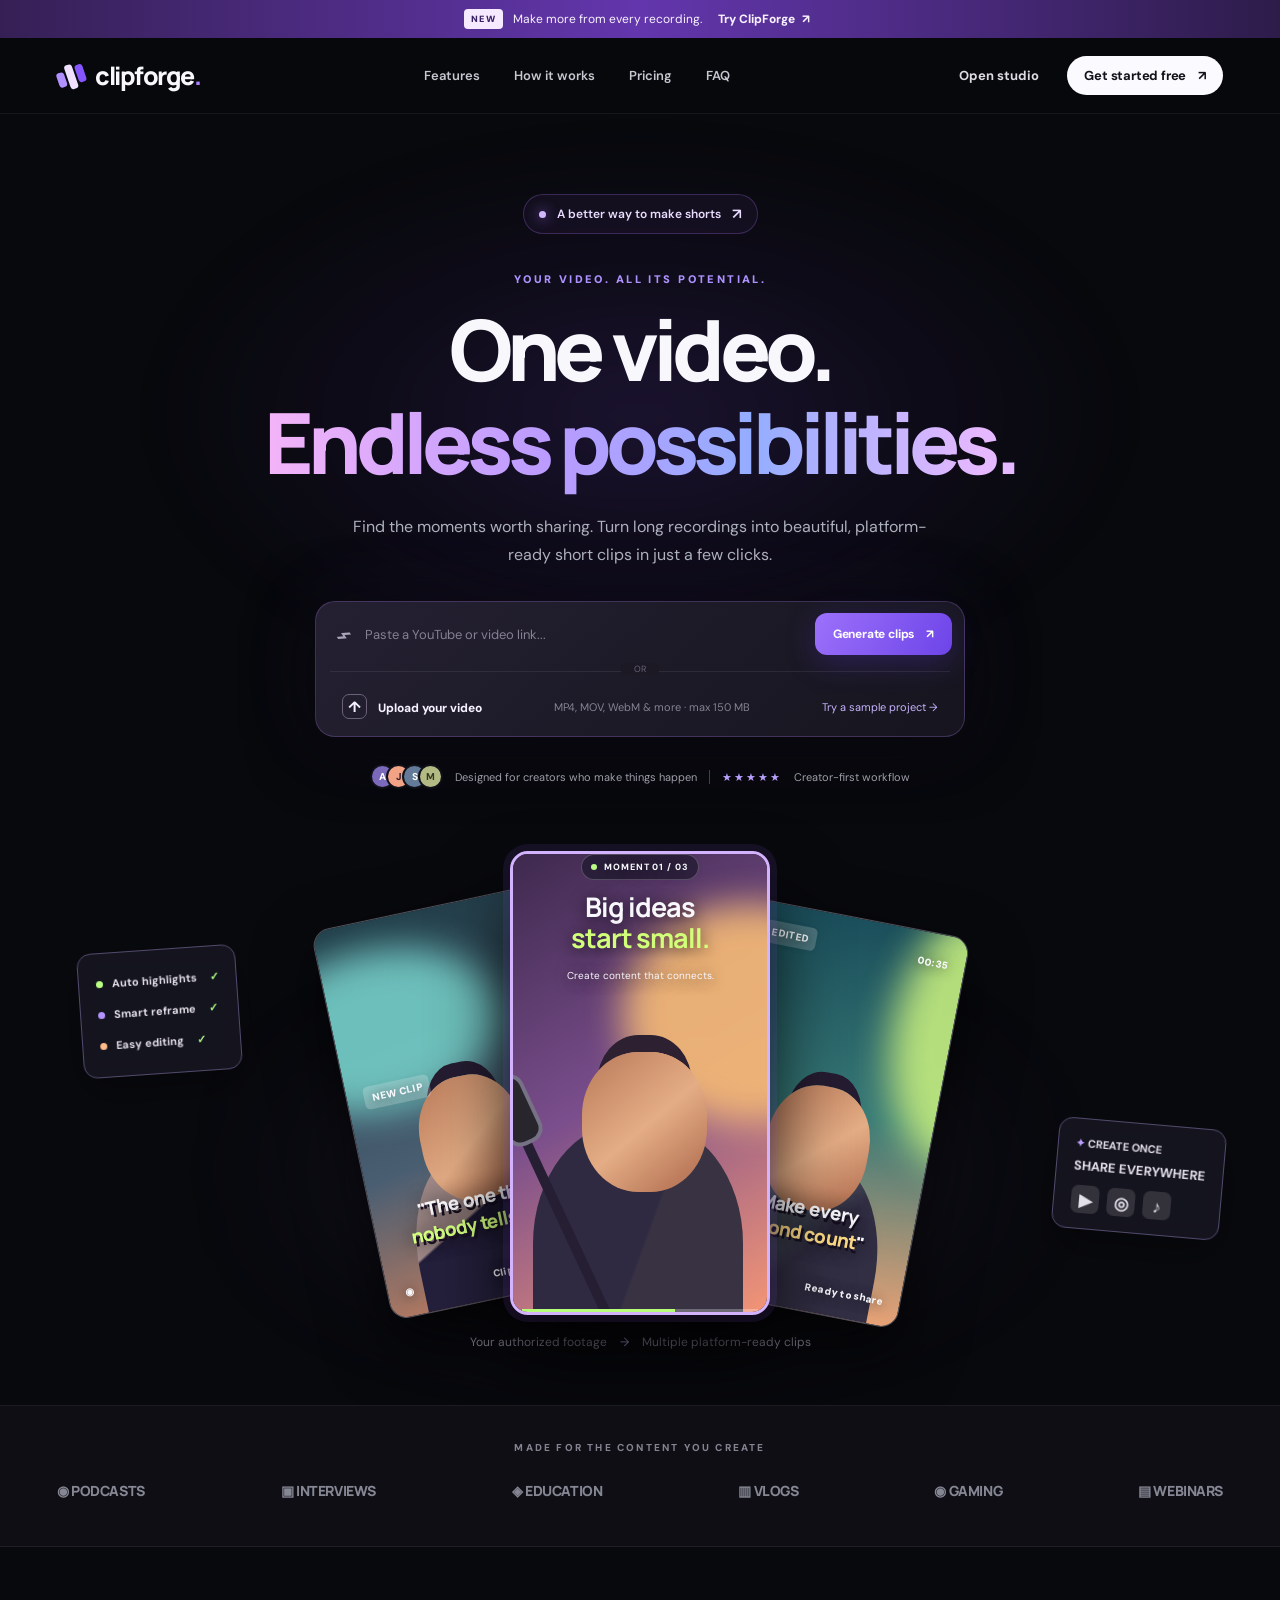
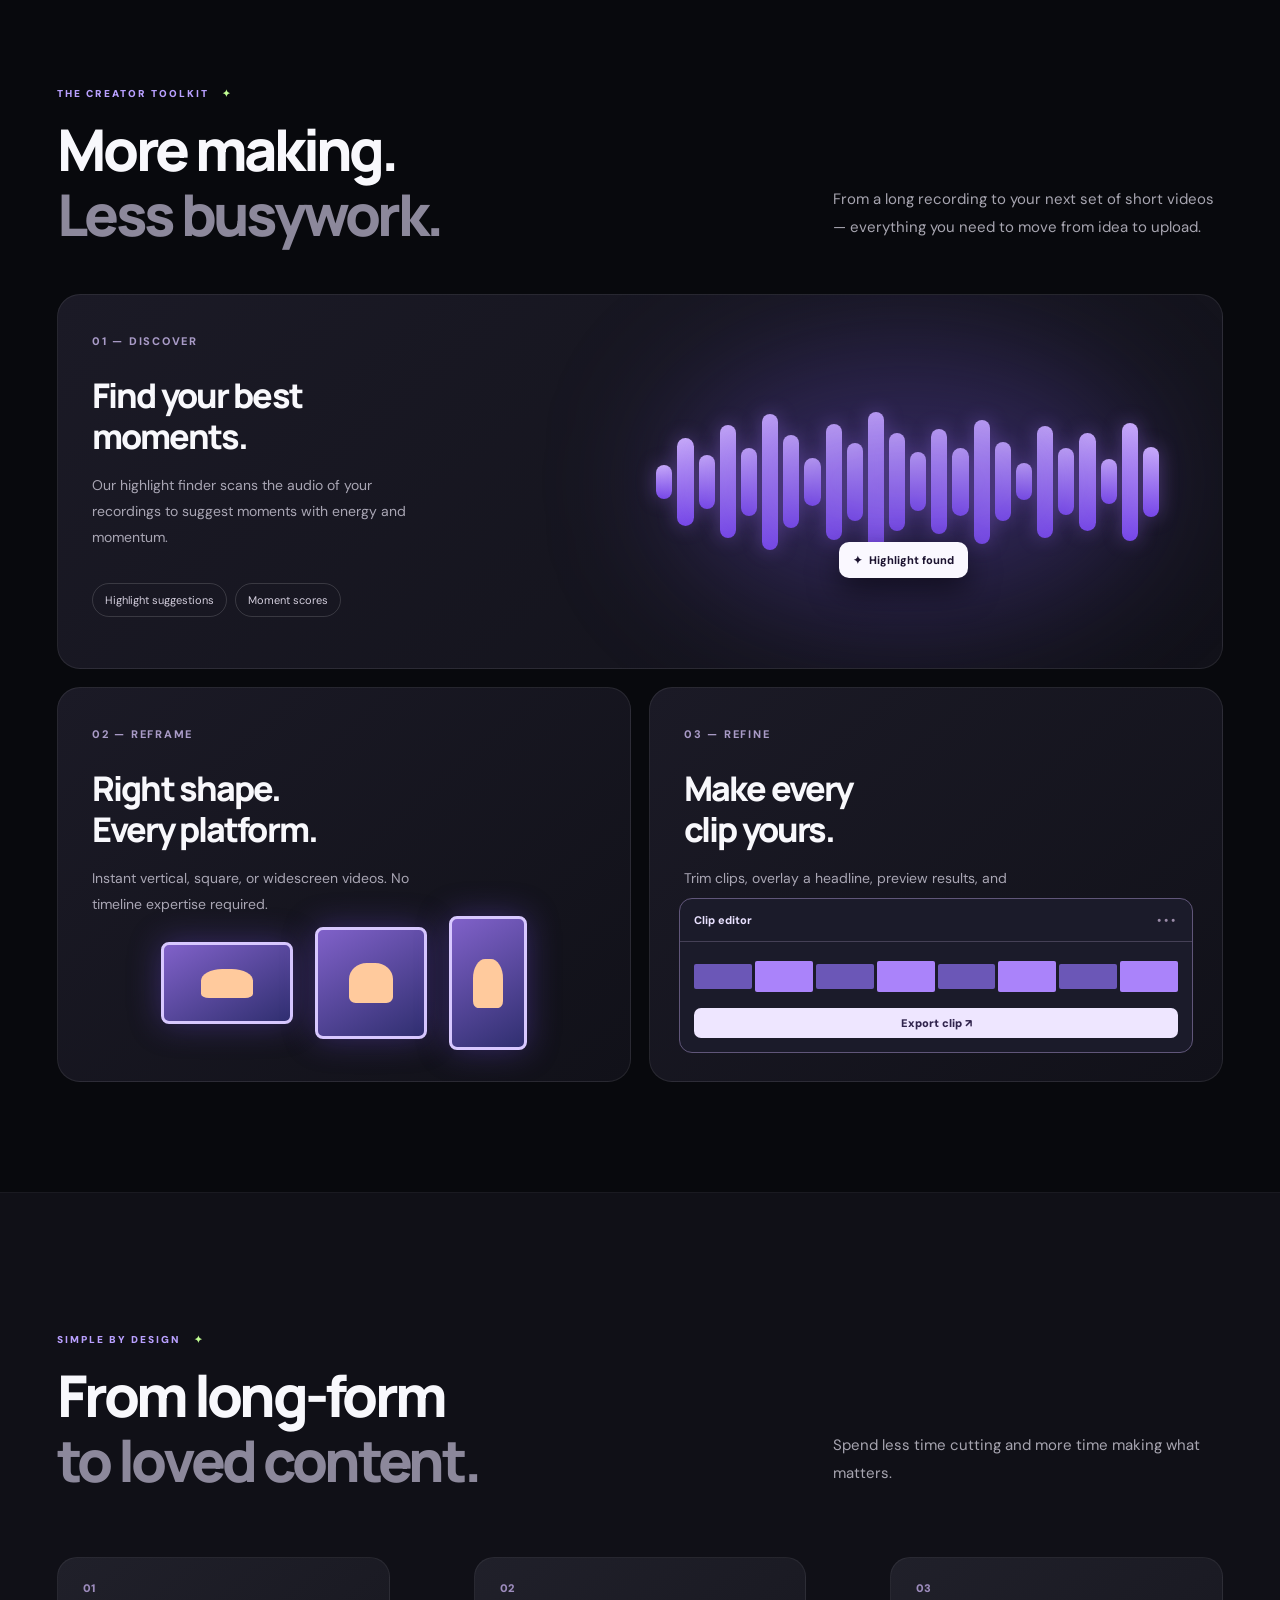
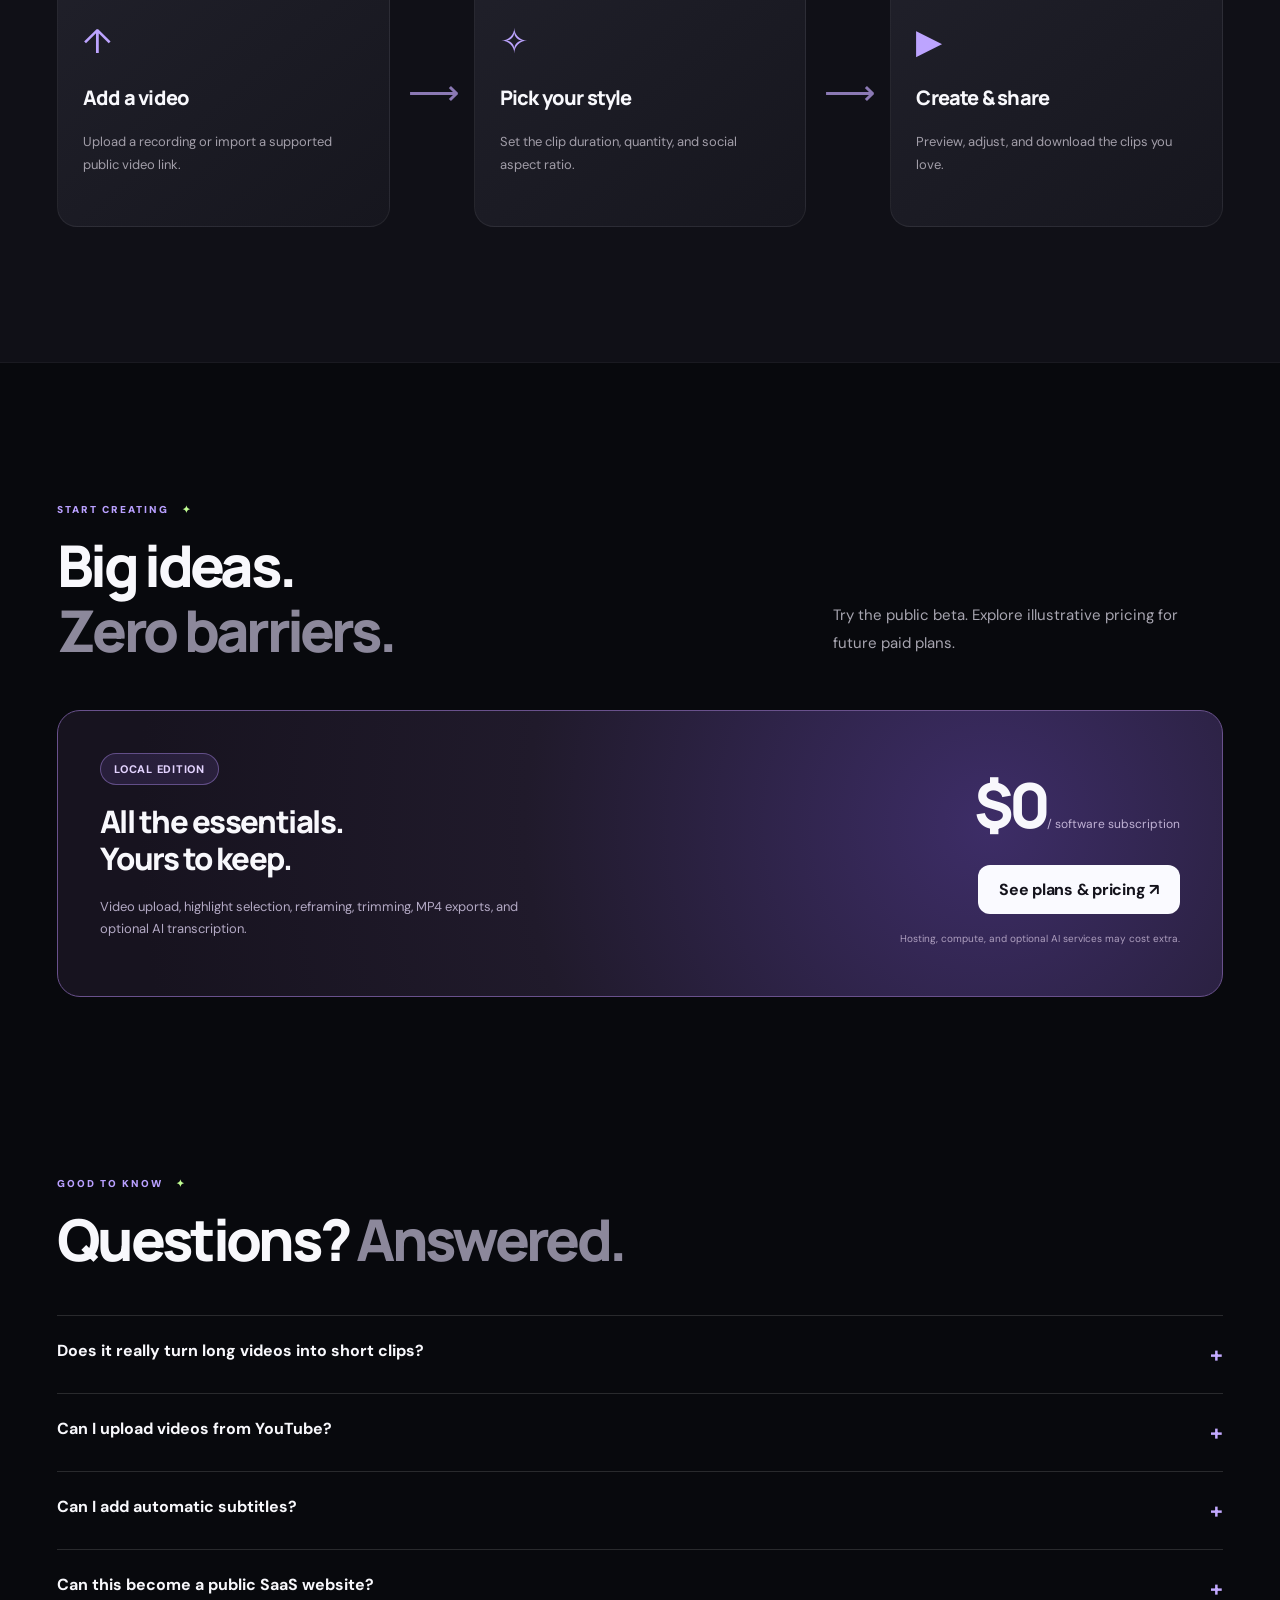
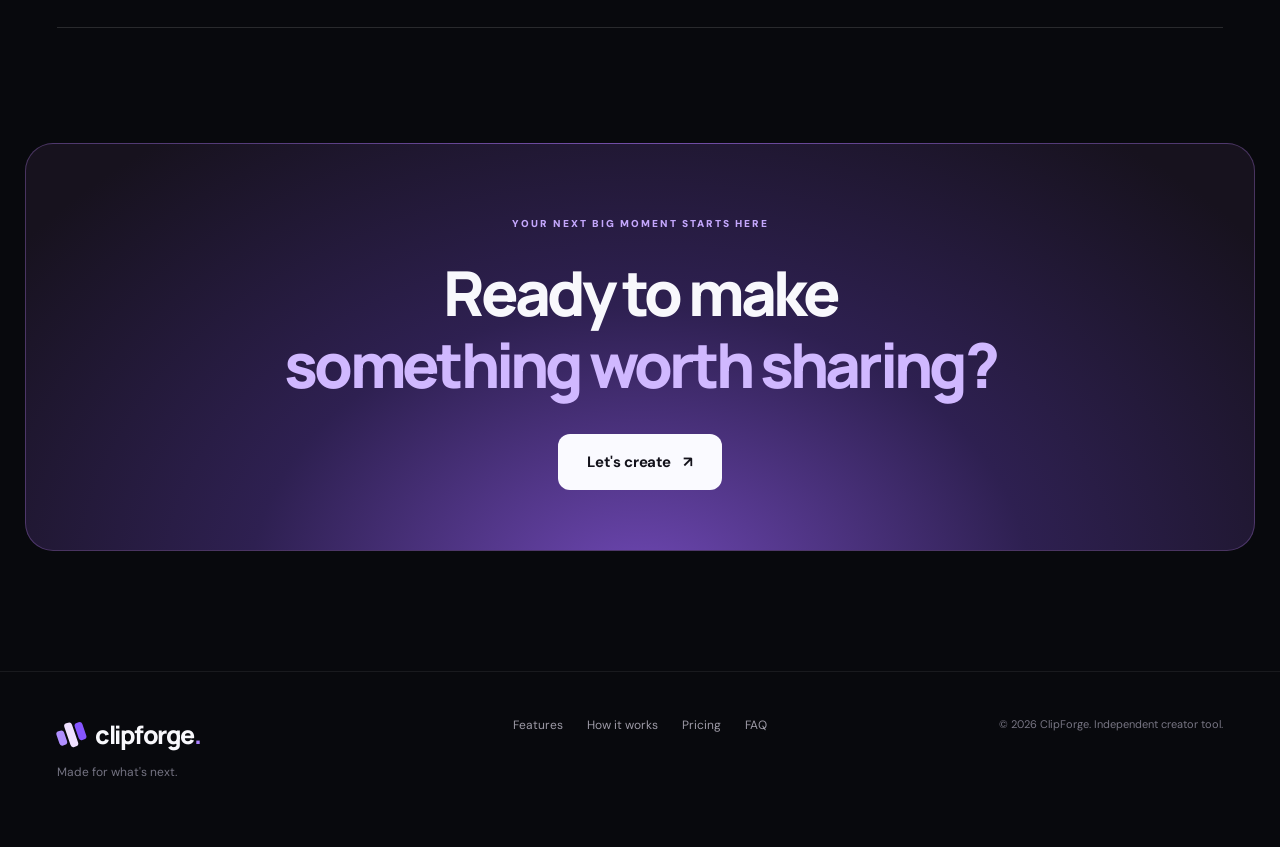
<file: github-pages/index.html>
<!DOCTYPE html>
<html lang="en">
<head>
  <meta charset="UTF-8">
  <meta name="viewport" content="width=device-width, initial-scale=1.0">
  <meta name="clipforge-backend" content="">
  <meta name="theme-color" content="#09090d">
  <meta name="description" content="ClipForge transforms long videos into short social clips. A creator studio with smart highlights, reframe and downloads.">
  <link rel="icon" type="image/svg+xml" href="data:image/svg+xml,%3Csvg xmlns=%27http://www.w3.org/2000/svg%27 viewBox=%270 0 64 64%27%3E%3Crect width=%2764%27 height=%2764%27 rx=%2716%27 fill=%27%230a0911%27/%3E%3Cg transform=%27rotate(-20 32 32)%27%3E%3Crect x=%2714%27 y=%2725%27 width=%279%27 height=%2720%27 rx=%274%27 fill=%27%23ad80ff%27/%3E%3Crect x=%2727%27 y=%2714%27 width=%279%27 height=%2732%27 rx=%274%27 fill=%27%23f2e3ff%27/%3E%3Crect x=%2740%27 y=%2720%27 width=%279%27 height=%2724%27 rx=%274%27 fill=%27%238656ff%27/%3E%3C/g%3E%3C/svg%3E">
  <title>ClipForge — Turn your best moments into more.</title>
  <link rel="preconnect" href="https://fonts.googleapis.com">
  <link rel="preconnect" href="https://fonts.gstatic.com" crossorigin>
  <link href="https://fonts.googleapis.com/css2?family=DM+Sans:wght@400;500;600;700&family=Manrope:wght@400;500;600;700;800&display=swap" rel="stylesheet">
  <style>
:root{--bg:#08090d;--bg2:#101116;--muted:#9698a9;--stroke:rgba(255,255,255,.1);--purple:#a88cff;--violet:#8258f9;--lime:#c9ff83;--white:#faf9ff;--font:'DM Sans',Arial,sans-serif;--display:'Manrope','DM Sans',Arial,sans-serif}*{box-sizing:border-box}html{scroll-behavior:smooth}body{margin:0;background:var(--bg);color:#f8f8fc;font-family:var(--font);-webkit-font-smoothing:antialiased}button,input,textarea,select{font:inherit}button{cursor:pointer}a{color:inherit;text-decoration:none}button:disabled{opacity:.5;cursor:not-allowed}.hidden{display:none!important}.wrap{max-width:1230px;margin:0 auto;padding-left:32px;padding-right:32px}.unstyled{background:none;border:0;color:inherit}.btn{border:0;border-radius:12px;display:inline-flex;gap:12px;align-items:center;justify-content:center;font-weight:700;letter-spacing:-.015em;white-space:nowrap;transition:transform .16s,filter .16s,background .16s}.btn:hover{transform:translateY(-2px);filter:brightness(1.1)}.btn-primary{background:linear-gradient(120deg,#9c71fb,#6d44e8);color:white;box-shadow:0 8px 30px #663dec40;padding:15px 22px}.btn-light{background:#fafaff;color:#13121b;padding:14px 21px}.btn-subtle{padding:12px 18px;color:#15131e;background:#fafaff}.announcement{height:38px;display:flex;align-items:center;justify-content:center;gap:10px;font-size:12px;background:linear-gradient(90deg,#352055,#6336ad,#2d1c4a);color:#f8f2ff}.announcement-chip{font-size:9px;font-weight:900;letter-spacing:.12em;background:#f5eaff;color:#392264;padding:4px 7px;border-radius:4px}.announcement-link{font-weight:800;cursor:pointer;font-size:12px}.announcement-link span{margin-left:4px}.nav-shell{position:sticky;top:0;z-index:35;background:rgba(8,9,13,.82);border-bottom:1px solid rgba(255,255,255,.055);backdrop-filter:blur(20px)}.nav{display:flex;align-items:center;justify-content:space-between;min-height:75px;gap:20px}.wordmark{display:inline-flex;align-items:center;gap:8px;font-family:var(--display);font-weight:900;font-size:25px;letter-spacing:-1.5px;white-space:nowrap}.logo-dot{color:#ab81ff;margin-left:-8px}.logo-glyph{position:relative;display:inline-flex;align-items:center;gap:2px;transform:rotate(-19deg);height:28px;width:30px}.logo-glyph span{background:#b08fff;width:8px;border-radius:3px}.logo-glyph span:nth-child(1){height:15px}.logo-glyph span:nth-child(2){height:25px;background:#efe0ff}.logo-glyph span:nth-child(3){height:18px;background:#8655ff}.nav-center{display:flex;align-items:center;gap:34px;font-size:13px;color:#c6c7d0;font-weight:600}.nav-center a:hover,.footer-links a:hover{color:white}.nav-actions{display:flex;align-items:center;gap:22px}.text-btn{border:0;background:none;color:#dddce5;font-size:13px;font-weight:700}.btn-nav{font-size:13px;padding:11px 17px;border-radius:999px}.mobile-menu{display:none;border:0;background:none;color:white;font-size:25px}.hero{padding-top:80px;position:relative;text-align:center;overflow:hidden}.hero-aura{position:absolute;z-index:-1;width:970px;height:540px;left:50%;top:30px;transform:translateX(-50%);pointer-events:none;background:radial-gradient(ellipse,#6036aa38 0%,#2f1a5730 37%,transparent 70%);filter:blur(25px)}.hero-pill{display:inline-flex;align-items:center;gap:11px;padding:9px 15px;border:1px solid #6f4da06e;border-radius:99px;color:#e9dcff;font-weight:600;font-size:12px;background:#3a245332}.hero-pill span:last-child{font-size:15px}.glow-dot{display:inline-block;width:7px;height:7px;border-radius:50%;background:#d2b7ff;box-shadow:0 0 13px #9d6ef9}.eyebrow{font-size:11px;color:#ad92ff;letter-spacing:.22em;font-weight:900;margin:38px 0 16px}.hero h1{font-family:var(--display);letter-spacing:-.068em;line-height:1.105;font-weight:800;font-size:clamp(46px,6.6vw,86px);margin:0}.gradient-text{background:linear-gradient(90deg,#f4b4f8 0%,#ba9bff 38%,#94adff 65%,#e5b8ff 95%);-webkit-background-clip:text;background-clip:text;color:transparent}.hero-desc{max-width:595px;margin:24px auto 31px;color:#adb0bd;font-size:16px;line-height:1.8}.hero-input-panel{width:min(650px,100%);margin:auto;text-align:left;border:1px solid #8563b659;border-radius:20px;padding:11px 12px;background:linear-gradient(140deg,#242032,#16151e);box-shadow:0 10px 65px #0008,0 0 80px #774ccb18}.hero-entry{display:flex;align-items:center;gap:8px}.link-ico{font-size:27px;line-height:1;color:#aaa3b9;margin:0 4px 0 7px;transform:rotate(-35deg)}.hero-entry input{min-width:0;flex:1;color:white;background:transparent;border:0;outline:0;font-size:13px}.hero-entry input::placeholder{color:#858092}.hero-entry .btn{padding:13px 18px;font-size:12px}.hero-divider{text-align:center;height:17px;color:#686475;font-size:9px;position:relative;margin:8px 2px}.hero-divider:before{content:'';width:100%;height:1px;background:#ffffff13;position:absolute;top:8px;left:0}.hero-divider span{position:relative;padding:0 13px;background:#1c1925}.hero-bottom{display:flex;justify-content:space-between;align-items:center;font-size:11px;color:#858292;padding:5px 8px}.upload-inline{font-size:12px;font-weight:800;color:#f5f1ff;background:none;border:0}.upload-ico{display:inline-flex;align-items:center;justify-content:center;border:1px solid #6b6279;border-radius:7px;width:25px;height:25px;margin-right:8px;font-size:15px}.sample-link{font-size:11px;color:#c8b3ff;cursor:pointer}.hero-trust{display:flex;align-items:center;justify-content:center;gap:12px;font-size:11px;color:#9e9daa;margin:27px 0 10px}.avatar-stack{display:inline-flex;padding-left:9px}.avatar-stack i{font-size:10px;font-style:normal;display:flex;align-items:center;justify-content:center;font-weight:800;margin-left:-9px;border-radius:100%;height:25px;width:25px;border:2px solid #101018;background:#7b69bb;color:white}.avatar-stack i:nth-child(2){background:#f2a386;color:#381c27}.avatar-stack i:nth-child(3){background:#637b98}.avatar-stack i:nth-child(4){background:#b3ba83;color:#343a24}.trust-divider{height:14px;width:1px;background:#45404e}.trust-stars{color:#b9a0ff;letter-spacing:2px}.showcase{position:relative;height:510px;margin-top:35px;display:flex;justify-content:center;align-items:center;isolation:isolate;perspective:950px}.showcase-glow{position:absolute;left:16%;right:16%;height:280px;bottom:25px;z-index:-1;background:radial-gradient(ellipse,#7359b05c,transparent 68%);filter:blur(70px)}.video-poster{position:absolute;overflow:hidden;width:223px;height:398px;border-radius:18px;background:#22212c;border:1px solid #ffffff38;box-shadow:0 28px 65px #000b;display:flex;flex-direction:column;justify-content:space-between}.poster-main{width:260px;height:464px;z-index:4;transform:translateY(4px);border:3px solid #d3b3fe;box-shadow:0 0 0 7px #8b55e31c,0 45px 75px #000d}.poster-left{z-index:3;transform:translateX(-185px) rotate(-12deg) translateY(25px)}.poster-right{z-index:2;transform:translateX(190px) rotate(11deg) translateY(35px)}.poster-visual{position:absolute;inset:0;overflow:hidden}.portrait-one{background:linear-gradient(170deg,#203d48,#4a5e72 60%,#c67e5e)}.portrait-two{background:linear-gradient(150deg,#3e294e,#7a4e8c 49%,#f39576)}.portrait-three{background:linear-gradient(175deg,#1a4d5a,#377977 50%,#e9a276)}.orb{position:absolute;border-radius:50%;filter:blur(18px);opacity:.9}.orb-1{background:#74ccc6;width:250px;height:160px;top:30px;left:-80px}.orb-2{background:#f6bb75;width:255px;height:220px;right:-110px;top:50px}.orb-3{background:#c4ec7e;width:170px;height:270px;right:-110px;top:-40px}.portrait-shape{position:absolute;width:160px;height:250px;border-radius:45% 45% 15% 15%;background:linear-gradient(150deg,#a08a89 0 30%,#241f3b 31% 100%);left:36px;bottom:-95px;box-shadow:0 -80px 0 -51px #bd8068}.portrait-shape:before{content:'';position:absolute;width:103px;height:125px;border-radius:45%;left:27px;top:-70px;background:linear-gradient(140deg,#b97959,#e4ad85 52%,#ab664a);box-shadow:0 -28px 0 -14px #251c31}.portrait-shape.middle{height:270px;width:210px;left:20px;bottom:-80px;background:linear-gradient(110deg,#2f2a42 50%,#383243 51%);box-shadow:none}.portrait-shape.middle:before{left:49px;top:-70px;width:125px;height:140px;box-shadow:0 -32px 0 -15px #2c2031}.portrait-shape.right{left:32px;background:linear-gradient(130deg,#8eb1a2,#322e44 45%)}.mic-stand{position:absolute;z-index:2;left:40px;bottom:-18px;height:240px;width:10px;background:#261e33;transform:rotate(-25deg);border-radius:8px}.mic-stand:before{content:'';position:absolute;background:#29252d;border:4px solid #777185;width:30px;height:65px;border-radius:15px;top:-25px;left:-11px}.poster-top,.poster-bottom{position:relative;z-index:3;display:flex;align-items:center;justify-content:space-between;padding:18px 17px;font-size:10px;font-weight:900;letter-spacing:.04em;text-shadow:0 1px 12px #0008}.poster-top span:first-child{background:#ffffff36;padding:5px 8px;border-radius:5px}.poster-captions{position:absolute;z-index:2;bottom:65px;left:14px;right:14px;font-family:var(--display);font-weight:900;font-size:19px;line-height:1.28;letter-spacing:-.04em;text-shadow:2px 3px 0px #171020,0 0 20px #000;text-align:center}.poster-captions em{font-style:normal;color:#d2ff7e}.poster-captions.right-text em{color:#ffdd85}.video-hero-overlay{position:relative;z-index:3;text-align:center;padding-bottom:68px;text-shadow:0 2px 15px #000b}.clip-label{display:inline-flex;align-items:center;gap:7px;background:#17142599;border:1px solid #ffffff35;border-radius:99px;padding:6px 9px;font-size:9px;font-weight:800;letter-spacing:.1em}.label-dot{width:6px;height:6px;border-radius:100%;background:#bdff86}.video-hero-overlay h3{font-family:var(--display);font-size:27px;line-height:1.13;margin:12px 0 10px;letter-spacing:-.04em}.video-hero-overlay h3 span{color:#d2ff79}.poster-sub{font-size:10px}.poster-progress{height:3px;background:#ffffff45;position:absolute;z-index:4;bottom:0;left:9px;right:9px}.poster-progress span{display:block;background:#b7fe7b;height:3px;width:65%}.showcase-rail{position:absolute;z-index:1;text-align:left;color:#e4e0ea;background:#1b1a27a6;border:1px solid #514a6d;border-radius:14px;font-size:11px;font-weight:700;padding:15px 17px;line-height:31px;box-shadow:0 15px 40px #0006;backdrop-filter:blur(8px)}.left-rail{left:2%;top:125px;transform:rotate(-4deg)}.right-rail{right:0%;bottom:100px;transform:rotate(5deg);line-height:1.8}.right-rail>span{color:#bc9fff}.right-rail strong{font-size:13px}.rail-dot{display:inline-block;width:7px;height:7px;margin-right:6px;border-radius:50%}.rail-dot.green{background:#baff83}.rail-dot.violet{background:#b493ff}.rail-dot.orange{background:#ffbc89}.rail-check{color:#aeff87;margin-left:10px}.platform-icons{display:flex;gap:8px;margin-top:8px}.platform-icons span{width:28px;height:28px;display:grid;place-items:center;border-radius:7px;background:#ffffff22;font-size:17px}.showcase-caption{color:#a09cae;font-size:12px;padding:0 0 55px}.showcase-caption span{color:#c8b9fd;padding:0 10px}.brand-strip{padding:35px 0 46px;border-top:1px solid #ffffff0e;border-bottom:1px solid #ffffff13;background:#0e0e14;text-align:center}.brand-strip p{font-size:10px;color:#858391;letter-spacing:.22em;font-weight:800;margin:0 0 27px}.brand-labels{display:flex;justify-content:space-between;gap:20px;flex-wrap:wrap;color:#858794;font-family:var(--display);font-size:14px;font-weight:900;letter-spacing:-.03em}.section{padding-top:140px;padding-bottom:55px}.section-pre{font-size:10px;font-weight:900;letter-spacing:.2em;color:#b9a0ff;margin-bottom:17px}.section-pre span{color:#c1fe93;margin-left:9px}.section-head{display:flex;align-items:end;justify-content:space-between;gap:60px;margin-bottom:48px}.section-head h2,.faq-section h2{font:800 clamp(37px,4.5vw,59px)/1.12 var(--display);letter-spacing:-.064em;margin:0}.muted-h2{color:#8c889b}.section-head p{max-width:390px;color:#a7a5b0;font-size:15px;line-height:1.85;margin:0 0 5px}.feature-grid{display:grid;grid-template-columns:1fr 1fr;gap:18px}.feature-card{min-height:395px;padding:34px;border:1px solid #ffffff15;background:linear-gradient(140deg,#1b1a26,#111119);border-radius:23px;position:relative;overflow:hidden}.feature-large{grid-column:span 2;min-height:375px;display:flex}.feature-copy{max-width:350px;position:relative;z-index:2}.feature-id{font-size:11px;color:#a99bc7;letter-spacing:.16em;font-weight:800}.feature-card h3{font:800 34px/1.2 var(--display);letter-spacing:-.055em;margin:25px 0 16px}.feature-card p{font-size:14px;color:#a9a6b4;line-height:1.85;max-width:350px}.feature-tags{display:flex;gap:8px;flex-wrap:wrap;margin-top:32px}.feature-tags span{border:1px solid #ffffff25;color:#d3cedd;font-size:11px;padding:9px 12px;border-radius:99px}.feature-art-wave{position:absolute;left:46%;right:0;top:0;bottom:0;display:flex;align-items:center;justify-content:center}.wave-back{position:absolute;width:75%;height:70%;border-radius:50%;background:#664cc656;filter:blur(65px)}.wavebars{height:155px;width:80%;display:flex;align-items:center;gap:5px}.wavebars i{height:60%;min-width:6px;flex:1;border-radius:12px;background:linear-gradient(#d2b4ff,#7947ec);box-shadow:0 0 19px #a979ff60}.wave-marker{position:absolute;bottom:90px;left:39%;font-size:11px;font-weight:800;background:#faf8ff;color:#1c1330;padding:11px 14px;border-radius:10px;box-shadow:0 12px 30px #0008}.wave-marker>span{margin-left:4px}.ratios-art{position:absolute;left:30px;right:30px;bottom:28px;height:140px;display:flex;align-items:center;justify-content:center;gap:22px}.ratio-frame{border:3px solid #d8c8ff;background:linear-gradient(150deg,#8061c9,#302f70);display:grid;place-items:center;border-radius:8px;box-shadow:0 0 32px #7752f457}.ratio-frame span{height:38%;width:42%;border-radius:40% 40% 15% 15%;background:#ffca9d}.ratio-h{width:132px;height:82px}.ratio-s{height:112px;width:112px}.ratio-v{width:78px;height:134px}.edit-art{position:absolute;bottom:28px;left:29px;right:29px;border:1px solid #605679;background:#1b1b2a;border-radius:13px;padding:14px}.edit-top{display:flex;justify-content:space-between;font-size:11px;font-weight:800;color:#e9e1ff}.edit-dots{color:#9a8ba8;letter-spacing:3px}.edit-line{height:1px;background:#454056;margin:14px -14px 20px}.edit-timeline{display:flex;gap:3px;height:29px;align-items:center}.edit-timeline span{height:25px;flex:1;background:#6b57b7;border-radius:2px}.edit-timeline span:nth-child(even){background:#aa83fa;height:31px}.edit-button{margin-top:17px;text-align:center;border-radius:7px;padding:8px;background:#eee6ff;color:#30244d;font-size:11px;font-weight:900}.how-section{background:#101017;margin-top:55px;padding-bottom:135px;border-top:1px solid #ffffff0b;border-bottom:1px solid #ffffff0b}.steps{display:grid;grid-template-columns:1fr 48px 1fr 48px 1fr;gap:18px;align-items:center;margin-top:65px}.step{position:relative;min-height:270px;padding:18px 25px 20px;border:1px solid #ffffff10;border-radius:20px;background:linear-gradient(140deg,#20202a,#16161e)}.step-no{color:#9d8cbd;font-size:11px;font-weight:900}.step-icon{margin-top:22px;font-size:34px;color:#bda4ff}.step h3{font:800 20px var(--display);letter-spacing:-.04em}.step p{font-size:13px;color:#a29ea9;line-height:1.75}.step-arrow{color:#8b79b4;font-size:36px;text-align:center}.pricing-section{padding-bottom:40px}.price-panel{border:1px solid #69518c;border-radius:23px;min-height:280px;padding:42px;display:flex;justify-content:space-between;gap:25px;align-items:center;background:radial-gradient(circle at 80% 40%,#3d2d67,#201a2b 49%,#17131f 90%)}.price-pill{display:inline-block;color:#e3d3ff;background:#7354b330;border:1px solid #ad8bea70;border-radius:99px;font-size:11px;padding:8px 13px;letter-spacing:.07em;font-weight:800}.price-panel h3{font:800 31px/1.2 var(--display);letter-spacing:-.05em;margin:18px 0}.price-panel p{max-width:460px;font-size:13px;line-height:1.75;color:#b3a9c4}.price-right{text-align:right;display:flex;flex-direction:column;align-items:flex-end;gap:18px}.dollar{font:800 62px var(--display);letter-spacing:-.07em}.price-small{color:#c0b2d5;font-size:12px}.price-right small{color:#ae9fbf;font-size:10px}.faq-section{padding-bottom:115px}.faq-section h2{margin-bottom:43px}.faq-section details{border-bottom:1px solid #ffffff22;padding:24px 0}.faq-section details:first-of-type{border-top:1px solid #ffffff22}.faq-section summary{font-size:16px;font-weight:700;cursor:pointer;display:flex;justify-content:space-between;list-style:none}.faq-section summary::-webkit-details-marker{display:none}.faq-section summary span{font-size:22px;color:#c3aaff}.faq-section details[open] summary span{transform:rotate(45deg)}.faq-section details p{max-width:750px;color:#aaa6b5;line-height:1.8;font-size:13px}.bottom-cta{text-align:center;position:relative;overflow:hidden;min-height:400px;border:1px solid #7e59a77b;border-radius:28px;margin-bottom:120px;padding-top:67px;padding-bottom:60px;background:radial-gradient(ellipse at 50% 110%,#6f48b5,#2e2051 45%,#17121e 90%)}.bottom-cta>span{font-size:10px;letter-spacing:.2em;font-weight:900;color:#c4a7fc}.bottom-cta h2{font:800 clamp(36px,4.9vw,62px)/1.17 var(--display);letter-spacing:-.06em;margin:25px 0 32px}.bottom-cta h2 em{font-style:normal;color:#d0b8ff}.btn-xl{font-size:15px;padding:18px 29px}.footer{border-top:1px solid #ffffff12;padding:45px 0 55px}.footer-inner{display:grid;grid-template-columns:1fr 1fr 1fr;align-items:start;gap:20px}.footer p{color:#747382;font-size:12px}.footer-links{display:flex;gap:24px;justify-content:center;color:#9d9aa6;font-size:12px}.copyright{text-align:right;color:#777583;font-size:11px}.toast{position:fixed;z-index:100;right:22px;bottom:25px;background:#26213b;color:white;padding:14px 18px;border:1px solid #8b72bd;border-radius:12px;box-shadow:0 15px 40px #0009;max-width:390px;font-size:13px;line-height:1.45;transform:translateY(130px);opacity:0;transition:all .25s}.toast.visible{transform:translateY(0);opacity:1}.toast.error{border-color:#ff8c92}
/* Studio */
.studio-view{min-height:100vh;background:#0c0d10;display:flex}.sidebar{width:243px;flex-shrink:0;border-right:1px solid #25262c;padding:29px 16px 20px;display:flex;flex-direction:column;min-height:100vh;position:sticky;top:0;height:100vh;background:#101115}.sidebar-wordmark{font-size:24px;padding:0 12px 48px}.side-label{font-size:10px;letter-spacing:.14em;font-weight:900;color:#6d6d79;padding:0 13px;margin-bottom:10px}.side-second{margin-top:33px}.sidebar-item{border:0;color:#b8b7c4;background:none;border-radius:10px;padding:13px;display:flex;align-items:center;gap:13px;text-align:left;width:100%;font-size:13px;font-weight:700;min-height:44px}.sidebar-item:hover{background:#22222c;color:white}.sidebar-item.active{background:#302742;color:#e4d4ff}.side-icon{font-size:19px;width:21px;text-align:center;color:#aaa4bf}.sidebar-item.active .side-icon{color:#c7a9ff}.sidebar-count{margin-left:auto;background:#383642;border-radius:5px;padding:3px 8px;color:#c9c4d2;font-size:10px}.side-bottom{margin-top:auto}.side-local{display:flex;gap:10px;align-items:center;padding:15px 12px;border:1px solid #282831;background:#1a1a22;border-radius:11px;font-size:12px;font-weight:800;line-height:1.6}.side-local small{font-size:10px;font-weight:500;color:#9493a0}.live-circle{width:8px;height:8px;flex-shrink:0;display:inline-block;background:#a4fa86;border-radius:50%;box-shadow:0 0 9px #a4fa8655}.sidebar-home{background:transparent;border:0;color:#a9a6b5;width:100%;text-align:left;padding:20px 13px 0;font-size:12px;font-weight:700}.studio-main{flex:1;min-width:0}.studio-header{height:74px;padding:0 48px;border-bottom:1px solid #27272d;display:flex;justify-content:space-between;align-items:center;background:#101115}.studio-breadcrumb{font-size:12px;color:#888994}.studio-breadcrumb span{color:#50505d;padding:0 10px}.studio-breadcrumb strong{color:#eeeef2;font-weight:700}.studio-header-actions{display:flex;align-items:center;gap:24px}.status-label{font-size:11px;color:#a2a2b0;display:flex;align-items:center;gap:9px}.header-avatar{width:34px;height:34px;display:grid;place-items:center;background:linear-gradient(135deg,#7956cd,#c696fb);border-radius:50%;font-size:11px;font-weight:900}.studio-content{max-width:1100px;margin:0 auto;padding:52px 42px 100px}.workspace-heading{text-align:center;margin-bottom:38px}.studio-kicker{color:#a68ced;font-size:10px;font-weight:900;letter-spacing:.18em}.workspace-heading h1,.results-header h1{font:800 clamp(27px,3vw,38px)/1.2 var(--display);letter-spacing:-.05em;margin:13px 0}.workspace-heading p,.results-header p{color:#9897a5;font-size:13px;margin:0}.heading-spark{color:#ba9bff}.creator-box{border:1px solid #35313c;border-radius:18px;background:#15151c;overflow:hidden;max-width:860px;margin:auto}.creator-tabs{display:flex;border-bottom:1px solid #2c2b37;padding:10px 14px 0;gap:9px}.creator-tab{display:flex;gap:10px;align-items:center;padding:16px 21px;color:#91909f;background:none;border:0;border-bottom:2px solid transparent;font-size:13px;font-weight:800}.creator-tab.active{color:#efe7ff;border-color:#ac8dff}.tab-icon{font-size:17px}.creator-body{padding:32px 40px 36px}.creator-intro{text-align:center}.sparkle-icon{display:block;color:#bc9cff;font-size:35px;height:39px}.creator-intro h2{font:800 24px/1.35 var(--display);letter-spacing:-.04em;margin:10px 0}.creator-intro h2 span{color:#a4a2ae}.creator-intro p{color:#898996;font-size:12px;margin:12px 0 29px}.file-drop{min-height:210px;border:1.5px dashed #52496b;border-radius:14px;display:flex;flex-direction:column;align-items:center;justify-content:center;gap:12px;background:linear-gradient(130deg,#211c2b88,#1a182388);cursor:pointer;transition:background .2s,border-color .2s;padding:18px;text-align:center}.file-drop:hover,.file-drop.dragging{background:#2c2143;border-color:#b394ff}.drop-symbol{width:43px;height:43px;display:grid;place-items:center;background:#3c3155;color:#d6bdff;border-radius:11px;font-size:26px;font-weight:800}.file-drop h3{font-size:13px;margin:1px 0 -6px}.file-drop p{font-size:11px;color:#858396;margin:0}.file-drop .btn{padding:10px 19px;font-size:11px}.selected-file{font-weight:800;font-size:12px;color:#a8ffa0;max-width:100%;overflow-wrap:anywhere}.or-divider{display:flex;align-items:center;gap:12px;margin:20px 0;color:#73727f;font-size:11px}.or-divider:before,.or-divider:after{content:'';flex:1;height:1px;background:#34313b}.url-row{display:flex;align-items:center;border:1px solid #3e394a;border-radius:11px;padding:7px;gap:10px;background:#101017}.url-row>span{font-size:23px;color:#b39aef;padding-left:9px}.url-row input{flex:1;min-width:0;background:none;color:#f9f8ff;border:0;outline:0;font-size:12px}.url-row input::placeholder{color:#797783}.url-row .btn{font-size:11px;padding:11px 17px}.import-hint{text-align:center;font-size:10px;color:#777582;margin-top:12px}.settings-box{max-width:860px;margin:18px auto 0;border:1px solid #2c2c37;border-radius:18px;background:#15151c;padding:26px 30px}.settings-title{display:flex;align-items:center;gap:12px}.settings-title>span:first-child{color:#b595ff;border:1px solid #4e3b6e;background:#302443;border-radius:9px;padding:9px;font-size:19px}.settings-title h3{font-size:14px;margin:0 0 3px}.settings-title p{color:#8d899a;font-size:11px;margin:0}.settings-counter{margin-left:auto;color:#686775;font-size:10px}.setting-grid{display:grid;grid-template-columns:1fr 1fr;gap:25px 28px;margin-top:27px}.setting>label:first-child{display:block;font-size:12px;font-weight:800;color:#c9c6d1;margin-bottom:10px}.setting select,.editor-controls select,.editor-controls input,.editor-controls textarea{width:100%;color:#e8e7f0;background:#23232d;border:1px solid #3a3a49;border-radius:9px;padding:12px 13px;font-size:12px;outline:0}.setting select{cursor:pointer}.ratio-options{display:flex;gap:6px}.ratio-option{border:1px solid #44414e;background:#22222a;color:#9e9ba9;border-radius:8px;display:flex;justify-content:center;align-items:center;gap:7px;flex:1;padding:10px 5px;font-size:11px;font-weight:800}.ratio-option.active{color:#e9deff;background:#3c2d60;border-color:#9573df}.mini-rect{display:inline-block;border:1.7px solid currentColor;border-radius:2px}.mini-rect.vertical{height:15px;width:9px}.mini-rect.square{height:12px;width:12px}.mini-rect.horizontal{width:15px;height:9px}.caption-hint{color:#9487ad;font-size:10px;font-weight:500}.switch-row{padding:11px 12px;border:1px solid #3a3a49;border-radius:9px;background:#23232d;display:flex;align-items:center;justify-content:space-between;color:#a5a2b0;font-size:11px}.switch-row input{position:absolute;opacity:0}.toggle-switch{width:30px;height:18px;border-radius:99px;background:#56515e;position:relative;transition:background .15s}.toggle-switch:before{content:'';position:absolute;background:#fff;border-radius:50%;height:12px;width:12px;top:3px;left:3px;transition:transform .2s}.switch-row input:checked+.toggle-switch{background:#9267ec}.switch-row input:checked+.toggle-switch:before{transform:translateX(12px)}.switch-row:has(input:disabled){opacity:.5}.settings-bottom{display:flex;align-items:center;justify-content:space-between;gap:20px;border-top:1px solid #30303a;margin-top:28px;padding-top:22px}.settings-bottom p{font-size:11px;line-height:1.6;color:#7e7b8a;max-width:350px}.btn-generate{font-size:12px}.sample-prompt{max-width:860px;margin:18px auto 0;border-radius:14px;border:1px solid #292a33;background:#14151b;padding:16px 20px;display:flex;gap:13px;align-items:center}.sample-icon{font-size:24px;color:#ceb1ff}.sample-prompt strong{font-size:12px}.sample-prompt p{font-size:11px;color:#898794;margin:4px 0 0}.sample-button{border:0;background:transparent;color:#c6aeff;margin-left:auto;font-size:11px;font-weight:900;white-space:nowrap}.project-heading{text-align:left}.project-list{display:grid;grid-template-columns:repeat(2,minmax(0,1fr));gap:17px}.project-card{display:flex;flex-direction:column;padding:22px;border-radius:17px;border:1px solid #38333e;background:#191920}.project-card h3{font-size:15px;margin:10px 0;white-space:nowrap;overflow:hidden;text-overflow:ellipsis}.project-date{font-size:11px;color:#8c8799}.project-card-summary{display:flex;gap:12px;align-items:center;margin:16px 0;color:#a4a0b0;font-size:12px}.project-status{color:#a9ff96;background:#24352a;border-radius:99px;padding:5px 9px;font-size:10px;font-weight:900}.project-status.processing,.project-status.importing,.project-status.queued{color:#e1c4ff;background:#332847}.project-status.error{color:#ffb1b1;background:#4b2c2d}.project-actions{display:flex;gap:9px}.project-actions button{font-size:11px;padding:11px 14px}.btn-delete{color:#c3a6ab;border:1px solid #593a43;background:none;border-radius:10px}.empty-state{grid-column:1/-1;text-align:center;padding:80px 25px;background:#17171e;border:1px dashed #38313f;border-radius:19px;color:#9996a7}.empty-state h3{color:#f3f0f9}.empty-icon{font-size:40px;color:#bca3ff}.results-header{margin-bottom:28px}.back-link{border:none;background:none;color:#b0a0d9;font-weight:700;font-size:12px;padding:0;margin:0 0 23px}.results-title-row{display:flex;justify-content:space-between;gap:20px;align-items:end}.results-header h1{font-size:30px}.results-title-row .btn{font-size:12px}.processing-card{text-align:center;background:linear-gradient(130deg,#29203c,#17151f);border:1px solid #514369;border-radius:18px;padding:55px 30px;margin:15px auto;max-width:650px}.processing-spark{font-size:42px;color:#c5aaff;animation:spin 5s linear infinite}.processing-card h2{font:800 22px var(--display)}.processing-card p{color:#aca3b7;font-size:12px}.progress-track{height:7px;background:#4c405d;border-radius:99px;overflow:hidden;margin:24px auto 12px;max-width:420px}.progress-track span{display:block;height:100%;background:linear-gradient(90deg,#a07cff,#d1b6ff);width:0;transition:width .5s}.processing-card>span:last-child{color:#c4a8ff;font-size:13px;font-weight:900}@keyframes spin{to{transform:rotate(360deg)}}.clips-grid{display:grid;grid-template-columns:repeat(3,minmax(0,1fr));gap:20px}.clip-card{background:#17171f;border:1px solid #36313e;border-radius:17px;padding:13px;overflow:hidden}.clip-video-wrap{border-radius:11px;overflow:hidden;background:#242332;position:relative;aspect-ratio:9/12;display:flex;justify-content:center}.clip-video-wrap video{height:100%;width:100%;object-fit:contain;background:#09090e}.clip-score{position:absolute;top:9px;left:9px;font-size:10px;font-weight:900;border-radius:99px;padding:6px 9px;color:#dbffc0;background:#182e28c9;pointer-events:none}.clip-details{padding:15px 2px 2px}.clip-details h3{font-size:14px;margin:0 0 10px}.clip-meta{display:flex;justify-content:space-between;color:#9692a2;font-size:10px}.clip-actions{display:flex;gap:8px;margin-top:15px}.clip-actions button,.clip-actions a{flex:1;font-size:11px;text-align:center;padding:11px 8px;border-radius:9px;font-weight:800}.clip-actions button{background:#2a253a;color:#e4d8ff;border:1px solid #4c4067}.clip-actions a{background:#efedff;color:#171220}.error-card{padding:24px;background:#382024;border:1px solid #a34a54;border-radius:15px;color:#ffdbdd}.guide-list{margin:40px 0;display:grid;gap:12px}.guide-list article{display:flex;gap:22px;padding:23px 26px;background:#191921;border:1px solid #34313d;border-radius:13px}.guide-list article>span{color:#b89cf3;font-size:22px;font-weight:900}.guide-list h3{font-size:16px;margin:0 0 8px}.guide-list p{color:#a4a1ad;line-height:1.7;font-size:12px;margin:0}.modal-backdrop{position:fixed;inset:0;z-index:90;background:#050408d9;display:grid;place-items:center;padding:20px;overflow:auto}.editor-modal{max-width:900px;width:100%;border:1px solid #5a456f;border-radius:21px;background:#191820;padding:27px;box-shadow:0 50px 100px #000c}.editor-top{display:flex;align-items:start;justify-content:space-between;margin-bottom:22px}.editor-top h2{font:800 24px var(--display);margin:9px 0}.close-button{background:#35303f;border:0;border-radius:8px;color:#fff;font-size:26px;line-height:1;width:34px;height:34px}.editor-main{display:grid;grid-template-columns:minmax(0,1fr) minmax(0,1fr);gap:28px}.editor-preview{height:410px;display:flex;justify-content:center;border-radius:12px;overflow:hidden;background:#08070c}.editor-preview video{max-width:100%;max-height:100%;object-fit:contain}.editor-controls{display:flex;flex-direction:column;gap:8px}.editor-controls p{color:#b0a7b6;font-size:12px;margin:0 0 10px}.editor-controls label{font-size:11px;color:#d1c8d8;font-weight:800;margin-top:7px}.editor-controls label span{color:#99929f;font-weight:400}.editor-controls textarea{resize:vertical}.editor-controls .btn{margin-top:15px}.editor-controls small{color:#908897;line-height:1.7;font-size:10px}
@media(max-width:1100px){.showcase-rail{display:none}.feature-grid{gap:14px}.sidebar{width:215px}.studio-content{padding-left:26px;padding-right:26px}}@media(max-width:800px){.wrap{padding-left:21px;padding-right:21px}.nav-center{display:none}.mobile-menu{display:inline-block}.nav-center.mobile-open{position:absolute;top:75px;left:0;right:0;display:flex;flex-direction:column;align-items:flex-start;gap:20px;padding:24px;background:#17151e;border-bottom:1px solid #373341}.hero{padding-top:66px}.hero h1{font-size:clamp(44px,8vw,65px)}.hero-trust{flex-wrap:wrap}.showcase{height:440px;transform:scale(.86);margin:0 -55px}.brand-labels{justify-content:center}.section{padding-top:95px}.section-head{flex-direction:column;align-items:start;gap:20px}.feature-large{grid-column:span 2}.feature-card{min-height:430px}.feature-art-wave{opacity:.4}.steps{grid-template-columns:1fr;gap:12px}.step{min-height:200px}.step-arrow{transform:rotate(90deg);height:29px}.footer-inner{grid-template-columns:1fr}.footer-links{justify-content:start;flex-wrap:wrap}.copyright{text-align:left}.sidebar{width:70px;padding:26px 8px}.sidebar-wordmark{font-size:0;padding:0 13px 50px}.sidebar-wordmark .logo-dot{display:none}.sidebar-item{font-size:0;justify-content:center;padding:13px 8px}.sidebar-item .side-icon{font-size:22px}.side-label,.side-local,.sidebar-home,.sidebar-count{display:none}.studio-header{padding:0 25px}.studio-content{padding:45px 22px}.clips-grid{grid-template-columns:repeat(2,minmax(0,1fr))}}@media(max-width:570px){.announcement{font-size:10px}.nav{min-height:69px}.wordmark{font-size:22px}.btn-nav,.text-btn{display:none}.nav-center.mobile-open{top:69px}.hero{padding-top:50px}.hero-pill{font-size:11px}.eyebrow{margin-top:30px}.hero h1{font-size:42px}.hero-desc{font-size:13px;line-height:1.8}.hero-entry{flex-wrap:wrap}.hero-entry input{flex:1}.hero-entry .btn{width:100%;margin-top:5px}.hero-bottom{flex-wrap:wrap;gap:10px}.hero-bottom>span{display:none}.hero-trust .trust-divider,.hero-trust .trust-stars,.hero-trust>span:last-child{display:none}.showcase{transform:scale(.65);height:330px;margin:-10px -100px -15px}.brand-labels{font-size:11px;gap:19px}.section-head h2,.faq-section h2{font-size:39px}.feature-grid{grid-template-columns:1fr}.feature-large{grid-column:span 1}.feature-card{padding:25px;min-height:370px}.feature-large{min-height:440px}.feature-art-wave{left:0;top:170px;opacity:.45}.ratios-art{transform:scale(.8);transform-origin:center}.price-panel{padding:28px;flex-direction:column;align-items:start}.price-right{align-items:start;text-align:left}.bottom-cta{margin-left:15px;margin-right:15px;margin-bottom:70px}.studio-header{padding:0 15px}.status-label{font-size:0}.studio-content{padding:32px 15px}.creator-body{padding:25px 15px}.creator-intro h2{font-size:20px}.creator-tabs{padding:9px 5px 0}.creator-tab{padding:14px 8px;font-size:11px}.file-drop{padding:15px;min-height:180px}.settings-box{padding:20px 15px}.setting-grid{grid-template-columns:1fr;gap:20px}.settings-bottom{flex-direction:column;align-items:stretch}.settings-bottom p{margin:0}.sample-prompt{flex-wrap:wrap}.sample-button{margin-left:36px}.project-list,.clips-grid{grid-template-columns:1fr}.results-title-row{align-items:start;flex-direction:column}.editor-main{grid-template-columns:1fr}.editor-preview{height:260px}.editor-modal{padding:15px}.sidebar{width:56px}.sidebar-wordmark{padding-left:4px}.studio-main{width:calc(100% - 56px)}}

/* ClipForge v2 — pricing page and backend-connection controls */
.plans-view{min-height:100vh;background:radial-gradient(ellipse at 50% 10%,#30204b 0,#13111c 42%,#09090e 78%)}
.plans-nav{min-height:92px;display:flex;justify-content:space-between;align-items:center;border-bottom:1px solid #ffffff16}
.plans-nav-links{display:flex;align-items:center;gap:18px}
.plans-back{border:0;background:none;color:#bdb5cf;font-size:13px;font-weight:700;cursor:pointer}
.plans-main{padding-top:88px;padding-bottom:90px}
.plans-kicker{text-align:center;font-size:11px;font-weight:900;letter-spacing:.22em;color:#bc9cfb}
.plans-main>h1{text-align:center;font:800 clamp(38px,5.8vw,73px)/1.18 var(--display);letter-spacing:-.064em;margin:18px 0}
.plans-sub{text-align:center;max-width:700px;margin:0 auto 29px;font-size:15px;line-height:1.8;color:#aaa5bb}
.plans-sub strong{color:#eee4ff}
.cycle-toggle{border:1px solid #75618b78;background:#1b1727;border-radius:99px;display:flex;gap:3px;align-items:center;padding:5px;width:max-content;max-width:100%;margin:0 auto 42px}
.cycle-toggle button{border:0;background:transparent;color:#aaa3bb;font-weight:750;font-size:13px;padding:11px 20px;border-radius:99px;cursor:pointer}
.cycle-toggle button.active{background:#e4d6ff;color:#231637}
.cycle-toggle button span{margin-left:5px;font-size:10px;color:#c5fa8d;background:#304421;padding:4px 7px;border-radius:99px}
.plans-grid{display:grid;grid-template-columns:repeat(3,minmax(0,1fr));gap:17px;align-items:stretch}
.plan-card{position:relative;border:1px solid #4a405e;background:linear-gradient(155deg,#211b2c,#141219 60%,#111018);border-radius:22px;padding:31px 27px;min-height:590px}
.plan-card.featured{border-color:#a27bea;background:radial-gradient(circle at 80% 0,#51377f99,#221831 47%,#16131f);box-shadow:0 14px 70px #4a2c7e55;transform:translateY(-7px)}
.popular-plan{position:absolute;right:20px;top:-13px;border-radius:50px;background:#b68eff;color:#180e26;padding:7px 13px;font-weight:900;font-size:10px;letter-spacing:.06em}
.plan-tag{font-size:10px;font-weight:900;letter-spacing:.13em;color:#ad91d7}
.plan-card h2{font:800 30px var(--display);letter-spacing:-.045em;margin:19px 0 8px}
.plan-card>p{color:#aaa5b8;font-size:13px;min-height:46px;line-height:1.6}
.plan-amount{font:800 56px var(--display);letter-spacing:-.055em;margin:27px 0 2px;white-space:nowrap}
.plan-amount .plan-number{font:inherit}
.plan-amount>span:last-child{font:500 12px var(--font);letter-spacing:0;color:#a69eb7}
.plan-note{font-size:11px;color:#a69bb3;min-height:24px}
.plan-discount{display:inline-flex;align-items:center;padding:7px 10px;border-radius:99px;margin:3px 0 8px;background:#304421;color:#c5fa8d;font-size:11px;font-weight:800}
.plan-custom{font-size:42px;letter-spacing:-.05em}
.plan-cta{width:100%;min-height:50px;margin:8px 0 22px;font-size:13px}
.plan-disabled{border:1px solid #5b4a7c!important;background:#413555!important;color:#c8b9dc!important;opacity:1!important;cursor:not-allowed!important}
.plan-card h3{font-size:12px;color:#e9ddff;margin:10px 0 18px}
.plan-card ul{list-style:none;margin:0;padding:0;display:grid;gap:15px;color:#bbb5c7;font-size:12px;line-height:1.6}
.plan-card li{position:relative;padding-left:26px}
.plan-card li:before{content:'✓';position:absolute;left:0;top:0;color:#c8fd9f;font-weight:900}
.plans-disclaimer{margin:25px auto 0;max-width:850px;text-align:center;color:#918a9e;font-size:12px;line-height:1.8}
.plans-faq{max-width:820px;margin:90px auto 0}
.plans-faq h2{font:800 35px var(--display);letter-spacing:-.05em;margin-bottom:20px}
.plans-faq details{padding:22px 0;border-bottom:1px solid #51455e}
.plans-faq summary{cursor:pointer;font-size:15px;font-weight:800}
.plans-faq details p{color:#aeabb8;font-size:13px;line-height:1.8;max-width:740px}
.plans-footer{display:flex;justify-content:space-between;align-items:center;padding-top:24px;padding-bottom:28px;border-top:1px solid #342e3c;color:#928a9e;font-size:12px}
.engine-setup{background:#2d233e;border:1px solid #685185;color:#e2d4fd;padding:9px 13px;border-radius:10px;font-size:12px;font-weight:750;cursor:pointer}
.engine-setup:hover{border-color:#b393ff}
.connect-side{font-size:12px;color:#ba9bff;display:block;text-align:left;margin-bottom:12px}
.engine-modal{width:min(94vw,560px);max-height:92vh;overflow:auto;border:1px solid #685287;border-radius:23px;padding:31px;background:#16121f;box-shadow:0 25px 110px #000a}
.engine-modal h2{font:800 25px var(--display);letter-spacing:-.045em;margin:7px 0}
.engine-modal .editor-top{align-items:start}
.engine-help{font-size:13px;line-height:1.8;color:#b3a8c8;margin:22px 0 23px}
.engine-modal>label{font-weight:800;font-size:13px;display:block;margin-bottom:10px}
.engine-modal>input{width:100%;background:#0f0e16;color:#fff;border:1px solid #716184;border-radius:10px;padding:14px 15px;outline:none}
.engine-modal>input:focus{border-color:#ad85ff}
.engine-example{font-size:11px;color:#a39bb4;line-height:1.7}
.engine-example code{color:#ddd0ff}
.engine-actions{display:flex;gap:12px;margin:24px 0 15px}
.engine-actions .btn{flex:1;padding:13px}
.engine-test-result{font-size:12px;color:#ccefa9;min-height:22px;line-height:1.6}
.engine-security{border-top:1px solid #3b314e;padding-top:17px;margin-top:16px;color:#9e93b0;font-size:11px;line-height:1.7}
@media(max-width:980px){.plans-grid{grid-template-columns:1fr 1fr}.plan-card.featured{transform:none}.plans-grid .plan-card:last-child{grid-column:span 2;min-height:400px}}
@media(max-width:620px){.plans-nav{min-height:74px}.plans-nav .wordmark{font-size:22px}.plans-nav-links{gap:10px}.plans-nav-links .btn{font-size:11px;padding:10px}.plans-main{padding-top:60px}.plans-grid{grid-template-columns:1fr}.plan-card{min-height:unset;padding:28px}.plans-grid .plan-card:last-child{grid-column:auto}.plan-card.featured{transform:none}.plans-sub{font-size:13px}.cycle-toggle button{padding:10px 12px;font-size:11px}.engine-modal{padding:20px}.engine-actions{flex-direction:column}.engine-setup{font-size:10px;padding:8px}.plans-faq{margin-top:55px}}

</style>
</head>
<body>
  <div id="toast" class="toast" role="status" aria-live="polite"></div>
  <div id="site" class="site-view">
    <div class="announcement"><span class="announcement-chip">NEW</span> Make more from every recording. <button type="button" class="unstyled announcement-link" data-navigate="studio">Try ClipForge <span>↗</span></button></div>
    <header class="nav-shell">
      <nav class="nav wrap" aria-label="Main navigation">
        <a href="#top" class="wordmark" aria-label="ClipForge home"><span class="logo-glyph"><span></span><span></span><span></span></span> clipforge<span class="logo-dot">.</span></a>
        <div class="nav-center"><a href="#features">Features</a><a href="#how">How it works</a><a href="#pricing" data-navigate="pricing">Pricing</a><a href="#faq">FAQ</a></div>
        <div class="nav-actions"><button class="text-btn" data-navigate="studio">Open studio</button><button class="btn btn-light btn-nav" data-navigate="studio">Get started free <span>↗</span></button><button class="mobile-menu" id="mobileMenu" aria-label="Toggle menu">☰</button></div>
      </nav>
    </header>
    <main id="top">
      <section class="hero wrap">
        <div class="hero-aura"></div>
        <a href="#features" class="hero-pill"><span class="glow-dot"></span> A better way to make shorts <span>↗</span></a>
        <div class="eyebrow">YOUR VIDEO. ALL ITS POTENTIAL.</div>
        <h1>One video.<br><span class="gradient-text">Endless possibilities.</span></h1>
        <p class="hero-desc">Find the moments worth sharing. Turn long recordings into beautiful, platform-ready short clips in just a few clicks.</p>
        <div class="hero-input-panel">
          <div class="hero-entry"><span class="link-ico">⌁</span><input id="heroUrl" type="url" placeholder="Paste a YouTube or video link..." aria-label="Video URL"/><button id="heroSubmit" class="btn btn-primary">Generate clips <span>↗</span></button></div>
          <div class="hero-divider"><span>OR</span></div>
          <div class="hero-bottom"><button class="upload-inline" id="heroUpload"><span class="upload-ico">↑</span> Upload your video</button><span>MP4, MOV, WebM & more · max 150 MB</span><button class="unstyled sample-link" id="heroDemo">Try a sample project <span>→</span></button></div>
        </div>
        <div class="hero-trust"><span class="avatar-stack"><i>A</i><i>J</i><i>S</i><i>M</i></span><span>Designed for creators who make things happen</span><span class="trust-divider"></span><span class="trust-stars">★★★★★</span><span>Creator-first workflow</span></div>
        <div class="showcase">
          <div class="showcase-glow"></div>
          <div class="showcase-rail left-rail"><span class="rail-dot green"></span> Auto highlights <span class="rail-check">✓</span><br><span class="rail-dot violet"></span> Smart reframe <span class="rail-check">✓</span><br><span class="rail-dot orange"></span> Easy editing <span class="rail-check">✓</span></div>
          <div class="video-poster poster-left"><div class="poster-tint"></div><div class="poster-top"><span>NEW CLIP</span><span>00:24</span></div><div class="poster-visual portrait-one"><div class="orb orb-1"></div><div class="portrait-shape"></div></div><div class="poster-captions">"The one thing<br><em>nobody tells you</em>"</div><div class="poster-bottom"><span>◉</span><span>Clips by ClipForge</span></div></div>
          <div class="video-poster poster-main"><div class="poster-visual portrait-two"><div class="orb orb-2"></div><div class="mic-stand"></div><div class="portrait-shape middle"></div></div><div class="video-hero-overlay"><span class="clip-label"><span class="label-dot"></span> MOMENT 01 / 03</span><h3>Big ideas<br><span>start small.</span></h3><span class="poster-sub">Create content that connects.</span></div><div class="poster-progress"><span></span></div></div>
          <div class="video-poster poster-right"><div class="poster-top"><span>EDITED</span><span>00:35</span></div><div class="poster-visual portrait-three"><div class="orb orb-3"></div><div class="portrait-shape right"></div></div><div class="poster-captions right-text">"Make every<br><em>second count</em>"</div><div class="poster-bottom"><span>✦</span><span>Ready to share</span></div></div>
          <div class="showcase-rail right-rail"><span>✦</span> CREATE ONCE<br><strong>SHARE EVERYWHERE</strong><div class="platform-icons"><span>▶</span><span>◎</span><span>♪</span></div></div>
        </div>
        <div class="showcase-caption">Your authorized footage <span>→</span> Multiple platform-ready clips</div>
      </section>
      <section class="brand-strip"><div class="wrap"><p>MADE FOR THE CONTENT YOU CREATE</p><div class="brand-labels"><span>◉ PODCASTS</span><span>▣ INTERVIEWS</span><span>◈ EDUCATION</span><span>▥ VLOGS</span><span>◉ GAMING</span><span>▤ WEBINARS</span></div></div></section>
      <section id="features" class="section wrap features-section"><div class="section-pre">THE CREATOR TOOLKIT <span>✦</span></div><div class="section-head"><h2>More making.<br><span class="muted-h2">Less busywork.</span></h2><p>From a long recording to your next set of short videos — everything you need to move from idea to upload.</p></div><div class="feature-grid"><article class="feature-card feature-large"><div class="feature-copy"><span class="feature-id">01 — DISCOVER</span><h3>Find your best<br>moments.</h3><p>Our highlight finder scans the audio of your recordings to suggest moments with energy and momentum.</p><div class="feature-tags"><span>Highlight suggestions</span><span>Moment scores</span></div></div><div class="feature-art feature-art-wave"><div class="wave-back"></div><div class="wavebars" aria-hidden="true"><i style="height:22%"></i><i style="height:57%"></i><i style="height:35%"></i><i style="height:73%"></i><i style="height:44%"></i><i style="height:88%"></i><i style="height:60%"></i><i style="height:31%"></i><i style="height:75%"></i><i style="height:50%"></i><i style="height:90%"></i><i style="height:63%"></i><i style="height:38%"></i><i style="height:68%"></i><i style="height:44%"></i><i style="height:80%"></i><i style="height:51%"></i><i style="height:24%"></i><i style="height:72%"></i><i style="height:43%"></i><i style="height:63%"></i><i style="height:29%"></i><i style="height:76%"></i><i style="height:45%"></i></div><div class="wave-marker">✦ <span>Highlight found</span></div></div></article><article class="feature-card"><span class="feature-id">02 — REFRAME</span><h3>Right shape.<br>Every platform.</h3><p>Instant vertical, square, or widescreen videos. No timeline expertise required.</p><div class="ratios-art"><div class="ratio-frame ratio-h"><span></span></div><div class="ratio-frame ratio-s"><span></span></div><div class="ratio-frame ratio-v"><span></span></div></div></article><article class="feature-card"><span class="feature-id">03 — REFINE</span><h3>Make every<br>clip yours.</h3><p>Trim clips, overlay a headline, preview results, and download MP4 files.</p><div class="edit-art"><div class="edit-top"><span>Clip editor</span><span class="edit-dots">•••</span></div><div class="edit-line"></div><div class="edit-timeline"><span></span><span></span><span></span><span></span><span></span><span></span><span></span><span></span></div><div class="edit-button">Export clip ↗</div></div></article></div></section>
      <section id="how" class="section how-section"><div class="wrap"><div class="section-pre">SIMPLE BY DESIGN <span>✦</span></div><div class="section-head"><h2>From long-form<br><span class="muted-h2">to loved content.</span></h2><p>Spend less time cutting and more time making what matters.</p></div><div class="steps"><div class="step"><span class="step-no">01</span><div class="step-icon">↑</div><h3>Add a video</h3><p>Upload a recording or import a supported public video link.</p></div><div class="step-arrow">⟶</div><div class="step"><span class="step-no">02</span><div class="step-icon">✧</div><h3>Pick your style</h3><p>Set the clip duration, quantity, and social aspect ratio.</p></div><div class="step-arrow">⟶</div><div class="step"><span class="step-no">03</span><div class="step-icon">▶</div><h3>Create & share</h3><p>Preview, adjust, and download the clips you love.</p></div></div></div></section>
      <section id="pricing-overview" class="section wrap pricing-section"><div class="section-pre">START CREATING <span>✦</span></div><div class="section-head"><h2>Big ideas.<br><span class="muted-h2">Zero barriers.</span></h2><p>Try the public beta. Explore illustrative pricing for future paid plans.</p></div><div class="price-panel"><div><span class="price-pill">LOCAL EDITION</span><h3>All the essentials.<br>Yours to keep.</h3><p>Video upload, highlight selection, reframing, trimming, MP4 exports, and optional AI transcription.</p></div><div class="price-right"><div><span class="dollar">$0</span><span class="price-small">/ software subscription</span></div><button class="btn btn-light" data-navigate="pricing">See plans & pricing ↗</button><small>Hosting, compute, and optional AI services may cost extra.</small></div></div></section>
      <section id="faq" class="section wrap faq-section"><div class="section-pre">GOOD TO KNOW <span>✦</span></div><h2>Questions? <span class="muted-h2">Answered.</span></h2><details><summary>Does it really turn long videos into short clips? <span>+</span></summary><p>Yes. ClipForge uses FFmpeg and audio-based highlight selection to create downloadable clips. This starter version does not claim to match OpusClip's proprietary AI quality.</p></details><details><summary>Can I upload videos from YouTube? <span>+</span></summary><p>Public YouTube links work when the optional yt-dlp package is installed. Some links may be restricted. Only import content you own or have permission to use.</p></details><details><summary>Can I add automatic subtitles? <span>+</span></summary><p>Yes, with the optional faster-whisper package. Without it, you can still add your own text overlay to any clip in the editor.</p></details><details><summary>Can this become a public SaaS website? <span>+</span></summary><p>Yes, with additional development for accounts, secure storage, job queues, AI upgrades, billing and scalable hosting.</p></details></section>
      <section class="bottom-cta wrap"><span>YOUR NEXT BIG MOMENT STARTS HERE</span><h2>Ready to make<br><em>something worth sharing?</em></h2><button class="btn btn-light btn-xl" data-navigate="studio">Let's create <span>↗</span></button><div class="bottom-light"></div></section>
    </main>
    <footer class="footer"><div class="wrap footer-inner"><div><a href="#top" class="wordmark"><span class="logo-glyph"><span></span><span></span><span></span></span> clipforge<span class="logo-dot">.</span></a><p>Made for what's next.</p></div><div class="footer-links"><a href="#features">Features</a><a href="#how">How it works</a><a href="#pricing" data-navigate="pricing">Pricing</a><a href="#faq">FAQ</a></div><div class="copyright">© 2026 ClipForge. Independent creator tool.</div></div></footer>
  </div>

  <div id="pricingPage" class="plans-view hidden">
    <header class="plans-nav wrap">
      <a class="wordmark" href="#home" data-navigate="home"><span class="logo-glyph"><span></span><span></span><span></span></span> clipforge<span class="logo-dot">.</span></a>
      <div class="plans-nav-links"><button class="plans-back" data-navigate="home">← Website</button><button class="btn btn-light" data-navigate="studio">Open studio ↗</button></div>
    </header>
    <main class="wrap plans-main">
      <div class="plans-kicker">CLIPFORGE PRICING · EARLY PREVIEW</div>
      <h1>Make more content.<br><span class="gradient-text">Spend less time editing.</span></h1>
      <p class="plans-sub">Start with the free self-hosted ClipForge studio. The Creator launch offer is <strong>$5 monthly or $50 yearly</strong> (save $10 per year, about 17%). Paid subscriptions are not active yet.</p>
      <div class="cycle-toggle" role="group" aria-label="Billing example"><button id="cycleMonthly" class="active" aria-pressed="true">Monthly</button><button id="cycleAnnual" aria-pressed="false">Yearly <span>Save 17%</span></button></div>
      <div class="plans-grid">
        <article class="plan-card"><div class="plan-tag">PUBLIC BETA · LIMITED ACCESS</div><h2>Starter</h2><p>For creators trying authorized video clipping in public beta.</p><div class="plan-amount">$0 <span>/ month</span></div><div class="plan-note">Limited free beta · usage restrictions apply</div><button class="btn btn-light plan-cta" data-navigate="studio">Use free studio →</button><h3>Included</h3><ul><li>Upload videos &amp; generate MP4 clips</li><li>Audio-based highlight suggestions</li><li>YouTube link import where supported</li><li>9:16, 1:1 and 16:9 exports</li><li>Manual edit, preview &amp; download</li></ul></article>
        <article class="plan-card featured"><div class="popular-plan">LAUNCH OFFER · SAVE 17% YEARLY</div><div class="plan-tag">COMING LATER</div><h2>Creator</h2><p>For frequent creators who want a hosted workspace.</p><div class="plan-amount">$<span id="creatorPrice" class="plan-number">5</span><span id="creatorUnit"> / month*</span></div><div class="plan-note" id="creatorBilling">Proposed monthly plan · billed monthly</div><div id="creatorDiscount" class="plan-discount" aria-live="polite">Switch to yearly to save $10 (17%)</div><button class="btn plan-cta plan-disabled" disabled title="This is a pricing mockup, not a live subscription">Not available yet</button><h3>Potential future features</h3><ul><li>Cloud video processing</li><li>Saved projects &amp; uploads</li><li>Faster job processing</li><li>AI subtitles</li><li>Usage quotas &amp; account access</li></ul></article>
        <article class="plan-card"><div class="plan-tag">COMING LATER</div><h2>Studio</h2><p>For teams with multiple editors and high workloads.</p><div class="plan-amount plan-custom">Custom</div><div class="plan-note">Pricing for teams · contact when launched</div><button class="btn plan-cta plan-disabled" disabled title="This is a pricing mockup, not a live subscription">Not available yet</button><h3>Potential future features</h3><ul><li>Team accounts &amp; permissions</li><li>Shared workspace</li><li>Priority processing capacity</li><li>Higher storage &amp; export limits</li><li>Team billing controls</li></ul></article>
      </div>
      <p class="plans-disclaimer">* Demo pricing only. No checkout, payment collection, subscriptions or user accounts are enabled. Running the hosted service costs infrastructure money. Running a remote video server has separate hosting costs.</p>
      <section class="plans-faq"><h2>Before you get started</h2><details><summary>Can I use ClipForge for free?</summary><p>Yes. Run the provided Python and FFmpeg server on your own computer. The self-hosted software has no built-in subscription charge; electricity, hardware, and hosting costs are separate.</p></details><details><summary>Will paying enable AI clipping?</summary><p>There is no live payment system. Current highlight suggestions use audio analysis, not an OpusClip-equivalent semantic AI model. YouTube imports also depend on provider access and permissions.</p></details><details><summary>How do I enable clipping from my GitHub Pages website?</summary><p>Deploy the included backend on suitable hosting with persistent storage, authentication, quotas, and monitoring. Then open the studio's Engine settings and enter the secure API URL. The public GitHub Pages site alone cannot run Python.</p></details></section>
    </main>
    <footer class="plans-footer wrap"><span>© 2026 ClipForge · Independent tool</span><button data-navigate="home" class="plans-back">Back to website ↗</button></footer>
  </div>

  <div id="studio" class="studio-view hidden">
    <aside class="sidebar">
      <a class="wordmark sidebar-wordmark" href="#home" data-navigate="home"><span class="logo-glyph"><span></span><span></span><span></span></span> clipforge<span class="logo-dot">.</span></a>
      <div class="side-label">WORKSPACE</div>
      <button class="sidebar-item active" data-tab="create"><span class="side-icon">✧</span> Create clips</button>
      <button class="sidebar-item" data-tab="projects"><span class="side-icon">▦</span> My projects <span id="projectTotal" class="sidebar-count">0</span></button>
      <div class="side-label side-second">RESOURCES</div>
      <button class="sidebar-item" data-tab="guide"><span class="side-icon">◉</span> Getting started</button>
      <div class="side-bottom"><div class="side-local"><span class="live-circle"></span><span>Video engine<br><small id="sideEngineLabel">Not connected</small></span></div><button class="sidebar-home connect-side" id="connectEngineSide">⚙ Connect server</button><button class="sidebar-home" data-navigate="home">← Back to website</button></div>
    </aside>
    <div class="studio-main"><header class="studio-header"><div class="studio-breadcrumb">Workspace <span>/</span> <strong id="breadcrumb">Create clips</strong></div><div class="studio-header-actions"><span class="status-label" id="engineStatus"><span class="live-circle"></span> Checking engine</span><button id="connectEngine" class="engine-setup">⚙ Engine settings</button><div class="header-avatar">CF</div></div></header>
      <main class="studio-content">
        <section id="createPanel" class="studio-panel"><div class="workspace-heading"><span class="studio-kicker">YOUR CREATIVE WORKSPACE</span><h1>What are we creating today? <span class="heading-spark">✦</span></h1><p>Let's turn your long-form content into something worth stopping for.</p></div>
          <div class="creator-box"><div class="creator-tabs"><button class="creator-tab active" data-mode="clip"><span class="tab-icon">✂</span><span>Clip a long video</span></button><button class="creator-tab" data-mode="auto"><span class="tab-icon">✦</span><span>Auto-edit footage</span></button></div><div class="creator-body"><div class="creator-intro"><span class="sparkle-icon">✧</span><h2>Every video has a story.<br><span>Let's find its best moments.</span></h2><p>Upload a video or paste a public video link to get started.</p></div><div id="fileDrop" class="file-drop" tabindex="0" role="button" aria-label="Upload video"><div class="drop-symbol">↑</div><h3 id="dropTitle">Drop your video here, or click to browse</h3><p id="dropSubtitle">MP4, MOV, MKV, WebM, AVI, M4V · Up to 150 MB</p><div id="selectedFile" class="selected-file hidden"></div><button id="browseButton" class="btn btn-light">Choose file</button></div><div class="or-divider"><span>or use a link</span></div><div class="url-row"><span>⌁</span><input type="url" id="studioUrl" placeholder="Paste a public YouTube video link"><button id="studioUrlButton" class="btn btn-subtle">Use link <span>↗</span></button></div><div class="import-hint" id="urlHint">Link import works when your Python video server is running.</div></div></div>
          <div class="settings-box"><div class="settings-title"><span>✦</span><div><h3>Clip preferences</h3><p>Make it yours before you begin</p></div><span class="settings-counter">01 / 03</span></div><div class="setting-grid"><div class="setting"><label for="countSelect">Number of clips</label><select id="countSelect"><option value="3">3 clips</option><option value="5">5 clips</option></select></div><div class="setting"><label for="lengthSelect">Length of each clip</label><select id="lengthSelect"><option value="15">Up to 15 seconds</option><option selected value="30">Up to 30 seconds</option><option value="45">Up to 45 seconds</option></select></div><div class="setting"><label>Export format</label><div class="ratio-options"><button class="ratio-option active" data-ratio="9:16"><span class="mini-rect vertical"></span>9:16</button><button class="ratio-option" data-ratio="1:1"><span class="mini-rect square"></span>1:1</button><button class="ratio-option" data-ratio="16:9"><span class="mini-rect horizontal"></span>16:9</button></div></div><div class="setting"><label for="captionsSwitch">Auto captions <span id="captionHint" class="caption-hint">Optional AI</span></label><label class="switch-row"><span>Generate subtitles with Whisper</span><input id="captionsSwitch" type="checkbox" role="switch"><span class="toggle-switch"></span></label></div></div><div class="settings-bottom"><p>Highlights use audio-based suggestions. This version doesn't promise viral performance.</p><button id="generateButton" class="btn btn-primary btn-generate">Generate my clips <span>↗</span></button></div></div>
          <div class="sample-prompt"><span class="sample-icon">✳</span><div><strong>Just exploring?</strong><p>Try the workspace with a sample video — no upload needed.</p></div><button id="studioDemo" class="sample-button">Use sample video →</button></div>
        </section>
        <section id="projectsPanel" class="studio-panel hidden"><div class="workspace-heading project-heading"><span class="studio-kicker">YOUR WORK</span><h1>My projects</h1><p>Your private clips in this browser. Access links expire after 24 hours; no login is available yet.</p></div><div id="projectList" class="project-list"></div></section>
        <section id="resultsPanel" class="studio-panel hidden"><div class="results-header"><button id="backToProjects" class="back-link">← My projects</button><div class="results-title-row"><div><span class="studio-kicker">YOUR CLIPS ARE HERE</span><h1 id="resultsTitle">Your video, reimagined.</h1><p id="resultsInfo">Turn those moments into your next great posts.</p></div><button id="newProjectButton" class="btn btn-light">+ New project</button></div></div><div id="processingCard" class="processing-card hidden"><div class="processing-spark">✦</div><h2 id="processTitle">Finding your highlights...</h2><p id="processHint">Your video is processing on the server.</p><div class="progress-track"><span id="progressBar"></span></div><span id="progressPercent">0%</span></div><div id="clipsGrid" class="clips-grid"></div><div id="errorCard" class="error-card hidden"></div></section>
        <section id="guidePanel" class="studio-panel hidden"><div class="workspace-heading"><span class="studio-kicker">START HERE</span><h1>Make your first clips.</h1><p>The essentials to get your video from raw to ready.</p></div><div class="guide-list"><article><span>01</span><div><h3>Upload or import</h3><p>Select a video from your computer. For authorized public YouTube links, connect the video backend with yt-dlp installed.</p></div></article><article><span>02</span><div><h3>Choose your format</h3><p>Select portrait 9:16 for Shorts and Reels, square 1:1 for feed posts, or landscape 16:9.</p></div></article><article><span>03</span><div><h3>Generate and edit</h3><p>The FFmpeg engine prepares audio-based highlight suggestions from your recording. Use Edit to trim or add an overlaid headline.</p></div></article><article><span>04</span><div><h3>Download and share</h3><p>Save each MP4 file to your device and post it wherever you like.</p></div></article></div><button class="btn btn-primary" data-tab="create">Create a project ↗</button></section>
      </main>
    </div>
  </div>
  <input id="filePicker" type="file" accept="video/*,.mkv,.avi,.m4v" hidden>
  <div id="editorBackdrop" class="modal-backdrop hidden" role="dialog" aria-modal="true" aria-labelledby="editorTitle"><div class="editor-modal"><div class="editor-top"><div><span class="studio-kicker">CLIP STUDIO</span><h2 id="editorTitle">Fine-tune your clip</h2></div><button id="closeEditor" class="close-button" aria-label="Close editor">×</button></div><div class="editor-main"><div class="editor-preview"><video id="editorVideo" controls playsinline></video></div><div class="editor-controls"><p>Make it feel exactly right.</p><label for="editStart">Trim start (seconds)</label><input id="editStart" type="number" min="0" step="0.1"><label for="editEnd">Trim end (seconds)</label><input id="editEnd" type="number" min="0.1" step="0.1"><label for="editAspect">Video format</label><select id="editAspect"><option value="9:16">Vertical · 9:16</option><option value="1:1">Square · 1:1</option><option value="16:9">Landscape · 16:9</option></select><label for="editCaption">On-screen headline <span>(optional)</span></label><textarea id="editCaption" maxlength="140" rows="3" placeholder="Write an attention-grabbing line..."></textarea><button id="saveEdit" class="btn btn-primary">Render updated clip ↗</button><small>Re-rendering replaces this clip's downloadable video. This is a local manual overlay, not speech transcription.</small></div></div></div></div>

  <div id="engineBackdrop" class="modal-backdrop hidden" role="dialog" aria-modal="true" aria-labelledby="engineModalTitle">
    <div class="engine-modal">
      <div class="editor-top"><div><span class="studio-kicker">VIDEO SERVER</span><h2 id="engineModalTitle">Connect your clipping engine</h2></div><button id="closeEngine" class="close-button" aria-label="Close engine settings">×</button></div>
      <p class="engine-help">GitHub Pages runs the design only. Enter the URL of your separately running ClipForge Python server to enable YouTube imports, uploads and exports.</p>
      <label for="engineUrl">Video server URL</label>
      <input id="engineUrl" type="url" placeholder="https://your-secure-video-server.example" spellcheck="false" autocomplete="off">
      <p class="engine-example">Local testing: <code>http://127.0.0.1:8000</code> · Online: use an HTTPS backend URL with CORS configured.</p>
      <div class="engine-actions"><button class="btn btn-light" id="testEngine">Test connection</button><button class="btn btn-primary" id="saveEngine">Save server</button></div>
      <p id="engineTestStatus" class="engine-test-result" role="status">No server connected.</p>
      <p class="engine-security">Public beta with temporary project access links. Payments, accounts, robust abuse prevention and long-term storage are not yet available.</p>
    </div>
  </div>
  <script>
(() => {
  'use strict';
  const $ = (id) => document.getElementById(id);
  const isGitHubPages = location.hostname.endsWith('.github.io');
  const deployDefault = document.querySelector('meta[name=clipforge-backend]')?.content?.trim() || '';
  const storedEngine = (deployDefault.startsWith('https://') ? deployDefault : '') || localStorage.getItem('clipforge_engine_v2') || '';
  const savedProjectsKey = 'clipforge_public_projects_v1';
  const savedProjects = () => { try{return JSON.parse(localStorage.getItem(savedProjectsKey)||'{}');}catch(_){return {};} };
  const tokenFor = id => savedProjects()[`${state.apiBase}:${id}`] || '';
  const rememberProject = p => {if(!p.access_token)return;const all=savedProjects();all[`${state.apiBase}:${p.id}`]=p.access_token;localStorage.setItem(savedProjectsKey,JSON.stringify(all));};
  const forgetProject = id => {const all=savedProjects();delete all[`${state.apiBase}:${id}`];localStorage.setItem(savedProjectsKey,JSON.stringify(all));};
  const privateVideoPath = (id,url) => `${serverPath(url)}?token=${encodeURIComponent(tokenFor(id))}`;
  async function myProjects(){const ids=Object.keys(savedProjects()).filter(key=>key.startsWith(`${state.apiBase}:`)).map(k=>k.substring(state.apiBase.length+1));const projects=await Promise.all(ids.map(id=>api(`/api/projects/${id}`).catch(()=>null)));return projects.filter(Boolean).sort((a,b)=>b.created-a.created);}
  const state = {file:null, url:'', aspect:'9:16', project:null, polling:null, editing:null, capabilities:null, mode:'clip', apiBase:storedEngine};
  const serverPath = path => `${state.apiBase}${path}`;
  const mediaPath = path => state.apiBase && path?.startsWith('/') ? serverPath(path) : path;
  const serverError = () => isGitHubPages && !state.apiBase
    ? 'Video server not connected. Click Engine settings to connect your Python backend.'
    : 'ClipForge video server is offline. Start Python app.py or check Engine settings.';

  const escapeHTML = (v) => String(v ?? '').replace(/[&<>"']/g, c => ({'&':'&amp;','<':'&lt;','>':'&gt;','"':'&quot;',"'":'&#39;'}[c]));
  const seconds = (value) => {let s=Math.floor(Number(value)||0);return `${Math.floor(s/60)}:${String(s%60).padStart(2,'0')}`;};
  const formatDate = ts => new Date(ts * 1000).toLocaleDateString(undefined, {month:'short',day:'numeric',year:'numeric'});
  let toastTimer;
  function toast(message, error=false){const el=$('toast');el.textContent=message;el.className=`toast visible${error?' error':''}`;clearTimeout(toastTimer);toastTimer=setTimeout(()=>el.classList.remove('visible'),5000);}
  async function api(path, options={}){
    let response;
    if (isGitHubPages && !state.apiBase) throw new Error(serverError());
    try {
      const match=path.match(/^\/api\/projects\/([a-z0-9]+)/);
      if(match){const token=tokenFor(match[1]);if(token){options={...options,headers:{...(options.headers||{}),'X-Project-Token':token}};}}
      response=await fetch(serverPath(path),options);
    } catch (_) {throw new Error(serverError());}
    let value;
    try {value=await response.json();}catch(_){throw new Error(`Server returned ${response.status}; check the backend URL.`);}
    if(!response.ok)throw new Error(typeof value.detail==='string'?value.detail:`Request failed (${response.status})`);
    return value;
  }
  async function loadCapabilities(){
    try {
      const r=await api('/api/health');state.capabilities=r;
      $('engineStatus').innerHTML=`<span class="live-circle" style="background:${r.ffmpeg?'#a4fa86':'#ff7777'}"></span> ${r.ffmpeg?'Engine connected':'FFmpeg is missing'}`;
      $('sideEngineLabel').textContent=r.ffmpeg?'Connected':'FFmpeg missing';
      $('urlHint').textContent=r.link_import?'YouTube import enabled for permitted public videos. Live or restricted links can fail.':'YouTube import is unavailable. Install yt-dlp on the server.';
      $('captionHint').textContent=r.automatic_captions?'Whisper available':'Install faster-whisper';
      $('captionsSwitch').disabled=!r.automatic_captions;
      if(!r.ffmpeg)toast('FFmpeg is required to process videos. See README.md for setup.',true);
    }catch(e){state.capabilities=null;$('engineStatus').innerHTML='<span class="live-circle" style="background:#ff7777"></span> Engine not connected';$('sideEngineLabel').textContent='Not connected';$('urlHint').textContent=isGitHubPages?'Connect a backend server in Engine settings to enable video clipping.':'Start ClipForge Python server to enable clipping.';}
  }
  function showSite(site){
    const studio=site==='studio'; const pricing=site==='pricing'; $('site').classList.toggle('hidden',studio||pricing);$('studio').classList.toggle('hidden',!studio);$('pricingPage').classList.toggle('hidden',!pricing);
    if(studio){window.scrollTo(0,0);showTab('create');loadCapabilities();refreshProjectCount();}
    else{window.scrollTo(0,0);}
  }
  function navigate(route){
    const target=['studio','pricing'].includes(route)?route:'home';
    history.pushState({},'',`${location.pathname}#${target}`);showSite(target);
  }
  document.querySelectorAll('[data-navigate]').forEach(el=>el.addEventListener('click',e=>{e.preventDefault();navigate(el.dataset.navigate);}));
  function showTab(tab){
    clearInterval(state.polling);
    const id={create:'createPanel',projects:'projectsPanel',results:'resultsPanel',guide:'guidePanel'};
    Object.values(id).forEach(v=>$(v).classList.add('hidden'));
    $(id[tab]||id.create).classList.remove('hidden');
    document.querySelectorAll('.sidebar-item').forEach(el=>el.classList.toggle('active',el.dataset.tab===tab||(tab==='results'&&el.dataset.tab==='projects')));
    $('breadcrumb').textContent={create:'Create clips',projects:'My projects',results:'Your highlights',guide:'Getting started'}[tab]||'Create clips';
    if(tab==='projects')loadProjects();
    window.scrollTo(0,0);
  }
  document.querySelectorAll('[data-tab]').forEach(button=>button.addEventListener('click',()=>showTab(button.dataset.tab)));
  $('mobileMenu').addEventListener('click',()=>document.querySelector('.nav-center').classList.toggle('mobile-open'));
  document.querySelector('.nav-center').querySelectorAll('a').forEach(a=>a.addEventListener('click',()=>document.querySelector('.nav-center').classList.remove('mobile-open')));
  function pickFile(){ $('filePicker').click(); }
  function setFile(file){
    if(!file)return;
    if(!/\.(mp4|mov|mkv|webm|avi|m4v)$/i.test(file.name)){toast('Choose an MP4, MOV, MKV, WebM, AVI or M4V video.',true);return;}
    if(file.size>150*1024*1024){toast('Public beta limit is 150 MB per video.',true);return;}
    state.file=file;state.url='';$('studioUrl').value='';
    $('selectedFile').classList.remove('hidden');$('selectedFile').textContent=`✓ ${file.name} · ${(file.size/(1024*1024)).toFixed(1)} MB`;
    $('dropTitle').textContent='Video selected — ready to create';$('dropSubtitle').textContent='Click to choose a different file';
  }
  $('filePicker').addEventListener('change',e=>{if(e.target.files?.[0]){if($('studio').classList.contains('hidden'))navigate('studio');setFile(e.target.files[0]);}});
  $('heroUpload').addEventListener('click',pickFile);$('browseButton').addEventListener('click',e=>{e.stopPropagation();pickFile();});
  $('fileDrop').addEventListener('click',e=>{if(e.target.closest('button'))return;pickFile();});
  $('fileDrop').addEventListener('keydown',e=>{if(['Enter',' '].includes(e.key)){e.preventDefault();pickFile();}});
  $('fileDrop').addEventListener('dragover',e=>{e.preventDefault();$('fileDrop').classList.add('dragging');});
  $('fileDrop').addEventListener('dragleave',()=>$('fileDrop').classList.remove('dragging'));
  $('fileDrop').addEventListener('drop',e=>{e.preventDefault();$('fileDrop').classList.remove('dragging');setFile(e.dataTransfer.files?.[0]);});
  document.querySelectorAll('.ratio-option').forEach(button=>button.addEventListener('click',()=>{state.aspect=button.dataset.ratio;document.querySelectorAll('.ratio-option').forEach(b=>b.classList.toggle('active',b===button));}));
  document.querySelectorAll('.creator-tab').forEach(button=>button.addEventListener('click',()=>{state.mode=button.dataset.mode;document.querySelectorAll('.creator-tab').forEach(b=>b.classList.toggle('active',b===button));if(state.mode==='auto'){toast('Auto-edit uses audio-based highlight suggestions. AI B-roll and speech cleanup are not included.');}}));
  $('studioUrl').addEventListener('input',e=>{state.url=e.target.value.trim();if(state.url){state.file=null;$('selectedFile').classList.add('hidden');$('dropTitle').textContent='Drop your video here, or click to browse';$('dropSubtitle').textContent='MP4, MOV, MKV, WebM, AVI, M4V · Up to 150 MB';}});
  $('studioUrlButton').addEventListener('click',()=>{state.url=$('studioUrl').value.trim();if(!state.url){toast('Paste your video link into the field first.',true);return;}createClips();});
  $('heroSubmit').addEventListener('click',()=>{const value=$('heroUrl').value.trim();if(!value){toast('Paste a video link or use the upload button.',true);return;}navigate('studio');$('studioUrl').value=value;$('studioUrl').dispatchEvent(new Event('input'));});
  $('heroUrl').addEventListener('keydown',e=>{if(e.key==='Enter')$('heroSubmit').click();});
  $('generateButton').addEventListener('click',createClips);
  $('heroDemo').addEventListener('click',()=>{navigate('studio');tryDemo();});
  $('studioDemo').addEventListener('click',tryDemo);
  function getSettings(){return {count:Number($('countSelect').value),length:Number($('lengthSelect').value),aspect:state.aspect,captions:$('captionsSwitch').checked};}
  async function createClips(){
    if(!state.file&&!($('studioUrl').value.trim())){toast('Choose a video file or paste a video link to start.',true);return;}
    if(!state.capabilities?.ffmpeg){toast(serverError(),true);openEngineSettings();return;}
    const btn=$('generateButton');btn.disabled=true;btn.textContent='Uploading your video...';
    try{
      const settings=getSettings();let project;
      if(state.file){const form=new FormData();form.append('file',state.file);for(const [key,value] of Object.entries(settings))form.append(key,String(value));project=await api('/api/upload',{method:'POST',body:form});}
      else {const url=$('studioUrl').value.trim();project=await api('/api/from-url',{method:'POST',headers:{'Content-Type':'application/json'},body:JSON.stringify({url,...settings})});}
      rememberProject(project);state.file=null;$('filePicker').value='';state.project=project;showTab('results');renderProject(project);startPolling(project.id);
    }catch(e){toast(e.message,true);}finally{btn.disabled=false;btn.innerHTML='Generate my clips <span>↗</span>';}
  }
  async function tryDemo(){
    if(!state.capabilities?.ffmpeg){await loadCapabilities();if(!state.capabilities?.ffmpeg){toast('Start the video server to try the demo.',true);return;}}
    const settings=getSettings();toast('Setting up a sample project...');
    try{const project=await api(`/api/demo?count=${settings.count}&length=${Math.min(settings.length,15)}&aspect=${encodeURIComponent(settings.aspect)}`,{method:'POST'});rememberProject(project);state.project=project;showTab('results');renderProject(project);startPolling(project.id);}catch(e){toast(e.message,true);}
  }
  async function refreshProjectCount(){try{$('projectTotal').textContent=(await myProjects()).length;}catch(_){}}
  async function loadProjects(){
    const root=$('projectList');root.innerHTML='<div class="empty-state">Loading your projects...</div>';
    try{
      const projects=await myProjects();$('projectTotal').textContent=projects.length;
      if(!projects.length){root.innerHTML='<div class="empty-state"><div class="empty-icon">✧</div><h3>Your first project starts here.</h3><p>Upload a video or try the sample to see your clips appear here.</p><br><button class="btn btn-primary" id="emptyCreate">Create your first clips ↗</button></div>';$('emptyCreate').onclick=()=>showTab('create');return;}
      root.innerHTML=projects.map(project=>`<article class="project-card"><span class="project-date">${formatDate(project.created)}</span><h3 title="${escapeHTML(project.name)}">${escapeHTML(project.name)}</h3><div class="project-card-summary"><span class="project-status ${escapeHTML(project.status)}">${project.status==='done'?'✓ READY':escapeHTML(project.status).toUpperCase()}</span><span>${project.clips?.length||0} clips · ${seconds(project.duration)}</span></div><div class="project-actions"><button class="btn btn-light" data-open="${escapeHTML(project.id)}">${project.status==='done'?'View clips':'View progress'} →</button><button class="btn-delete" data-delete="${escapeHTML(project.id)}">Delete</button></div></article>`).join('');
      root.querySelectorAll('[data-open]').forEach(btn=>btn.onclick=()=>openProject(btn.dataset.open));
      root.querySelectorAll('[data-delete]').forEach(btn=>btn.onclick=()=>deleteProject(btn.dataset.delete));
    }catch(e){root.innerHTML=`<div class="empty-state">${escapeHTML(e.message)}</div>`;}
  }
  async function deleteProject(id){
    if(!confirm('Delete this project and its videos from the server? This cannot be undone.'))return;
    try{await api(`/api/projects/${id}`,{method:'DELETE'});forgetProject(id);toast('Project deleted.');loadProjects();}catch(e){toast(e.message,true);}
  }
  async function openProject(id){try{const project=await api(`/api/projects/${id}`);state.project=project;showTab('results');renderProject(project);if(!['done','error'].includes(project.status))startPolling(id);}catch(e){toast(e.message,true);}}
  function renderProject(project){
    state.project=project;
    $('resultsTitle').textContent=project.status==='done'?'Your video, reimagined.':project.status==='error'?'Something went wrong.':'Finding the good stuff.';
    $('resultsInfo').textContent=`${project.name} · ${seconds(project.duration)} · ${project.clips?.length||0} clips`;
    const inProgress=!['done','error'].includes(project.status);
    $('processingCard').classList.toggle('hidden',!inProgress);
    $('errorCard').classList.toggle('hidden',project.status!=='error');
    if(inProgress){$('processTitle').textContent=project.status==='importing'?'Importing your video...':project.status==='queued'?'Preparing your project...':'Finding your highlights...';$('processHint').textContent='Your connected video server is processing the clip. Keep it running.';$('progressBar').style.width=`${project.progress||0}%`;$('progressPercent').textContent=`${project.progress||0}%`;}
    if(project.status==='error'){$('errorCard').textContent=project.error||'Video processing failed.';}
    $('clipsGrid').innerHTML=(project.clips||[]).map((clip,i)=>`<article class="clip-card"><div class="clip-video-wrap"><video controls preload="metadata" playsinline src="${escapeHTML(privateVideoPath(project.id,clip.url))}"></video>${Number.isFinite(clip.moment_score)?`<span class="clip-score">✦ Moment score ${clip.moment_score}</span>`:''}</div><div class="clip-details"><h3>${escapeHTML(clip.name)}</h3><div class="clip-meta"><span>${seconds(clip.start)} – ${seconds(clip.end)}</span><span>${Math.round(clip.end-clip.start)} sec · MP4</span></div><div class="clip-actions"><button data-edit="${escapeHTML(clip.id)}">✎ Edit</button><a href="${escapeHTML(serverPath(`/api/projects/${project.id}/clips/${clip.id}/download?token=${encodeURIComponent(tokenFor(project.id))}`))}" download="clipforge-${escapeHTML(project.id)}-clip-${i+1}.mp4">↓ Download</a></div></div></article>`).join('');
    $('clipsGrid').querySelectorAll('[data-edit]').forEach(btn=>btn.onclick=()=>openEditor(btn.dataset.edit));
  }
  function startPolling(pid){
    clearInterval(state.polling);
    state.polling=setInterval(async()=>{try{const project=await api(`/api/projects/${pid}`);if(state.project?.id!==pid){clearInterval(state.polling);return;}renderProject(project);if(['done','error'].includes(project.status)){clearInterval(state.polling);refreshProjectCount();if(project.status==='done')toast('Your clips are ready to preview and download.');else toast(project.error||'Processing failed.',true);}}catch(e){clearInterval(state.polling);toast(e.message,true);}},1600);
  }
  $('backToProjects').addEventListener('click',()=>showTab('projects'));$('newProjectButton').addEventListener('click',()=>showTab('create'));
  function openEditor(id){
    const clip=state.project?.clips?.find(c=>c.id===id);if(!clip)return;
    state.editing=id;
    $('editorVideo').src=privateVideoPath(state.project.id,clip.url);$('editStart').value=clip.start;$('editEnd').value=clip.end;$('editEnd').max=state.project.duration;$('editStart').max=state.project.duration;
    $('editAspect').value=state.project.settings.aspect;$('editCaption').value='';$('editorBackdrop').classList.remove('hidden');
  }
  function closeEditor(){$('editorBackdrop').classList.add('hidden');$('editorVideo').pause();$('editorVideo').removeAttribute('src');$('editorVideo').load();}
  $('closeEditor').onclick=closeEditor;$('editorBackdrop').addEventListener('click',e=>{if(e.target===$('editorBackdrop'))closeEditor();});
  document.addEventListener('keydown',e=>{if(e.key==='Escape'&&!$('editorBackdrop').classList.contains('hidden'))closeEditor();});
  $('saveEdit').addEventListener('click',async()=>{
    const btn=$('saveEdit');const start=Number($('editStart').value),end=Number($('editEnd').value);
    if(!Number.isFinite(start)||!Number.isFinite(end)||end<=start||start<0||end>state.project.duration+.2){toast('Enter valid start and end times within the original video.',true);return;}
    btn.disabled=true;btn.textContent='Rendering your changes...';
    try{await api(`/api/projects/${state.project.id}/clips/${state.editing}/edit`,{method:'POST',headers:{'Content-Type':'application/json'},body:JSON.stringify({start,end,aspect:$('editAspect').value,caption_text:$('editCaption').value})});const project=await api(`/api/projects/${state.project.id}`);renderProject(project);closeEditor();toast('Your updated clip is ready.');}catch(e){toast(e.message,true);}finally{btn.disabled=false;btn.innerHTML='Render updated clip ↗';}
  });
  function openEngineSettings(){
    $('engineUrl').value=state.apiBase || (isGitHubPages?'':'http://127.0.0.1:8000');
    $('engineTestStatus').textContent='Enter a server URL, then click Test connection.';
    $('engineBackdrop').classList.remove('hidden');
  }
  function closeEngineSettings(){$('engineBackdrop').classList.add('hidden');}
  function normalizedEngineUrl(){
    const val=$('engineUrl').value.trim().replace(/\/+$/,'');
    if(!val)throw new Error('Enter the video server URL, for example https://your-backend.example.');
    let parsed;
    try{parsed=new URL(val);}catch(e){throw new Error('Enter a full server URL beginning with https://.');}
    if(parsed.protocol!=='https:' && !(parsed.protocol==='http:'&&['localhost','127.0.0.1'].includes(parsed.hostname)))
      throw new Error('Use HTTPS for an online server, or HTTP only for localhost.');
    if(parsed.pathname!=='/' && parsed.pathname!=='') throw new Error('Enter the server base URL without /api or other paths.');
    if(parsed.username||parsed.password||parsed.search||parsed.hash)throw new Error('Enter only the server base URL.');
    return parsed.origin;
  }
  async function checkEngineUrl(save){
    const status=$('engineTestStatus'); status.textContent='Connecting...';
    try{
      const url=normalizedEngineUrl();
      const response=await fetch(`${url}/api/health`,{signal:AbortSignal.timeout(12000)});
      if(!response.ok)throw new Error('The server did not answer /api/health successfully.');
      const result=await response.json();
      if(typeof result.ffmpeg!=='boolean') throw new Error('This URL does not look like a ClipForge server.');
      if(!result.ffmpeg)throw new Error('Server responds but FFmpeg is missing. Install FFmpeg there.');
      status.textContent=`✓ Connected! FFmpeg: ready · YouTube import: ${result.link_import?'available':'install yt-dlp'}`;
      if(save){state.apiBase=url;localStorage.setItem('clipforge_engine_v2',url);state.capabilities=result;toast('Video engine connected successfully.');loadCapabilities();closeEngineSettings();}
    }catch(e){status.textContent=`Connection failed: ${e.message}`;}
  }
  $('connectEngine').addEventListener('click',openEngineSettings);
  $('connectEngineSide').addEventListener('click',openEngineSettings);
  $('closeEngine').addEventListener('click',closeEngineSettings);
  $('testEngine').addEventListener('click',()=>checkEngineUrl(false));
  $('saveEngine').addEventListener('click',()=>checkEngineUrl(true));
  $('engineBackdrop').addEventListener('click',e=>{if(e.target===$('engineBackdrop'))closeEngineSettings();});
  document.addEventListener('keydown',e=>{if(e.key==='Escape'&&!$('engineBackdrop').classList.contains('hidden'))closeEngineSettings();});
  const updatePrices=(annual)=>{
    $('creatorPrice').textContent=annual?'50':'5';
    $('creatorUnit').textContent=annual?' / year*':' / month*';
    $('creatorBilling').textContent=annual?'Proposed annual plan · $50 paid once per year':'Proposed monthly plan · billed monthly';
    $('creatorDiscount').textContent=annual?'Regular annual total: $60 · you save $10 (17%)':'Switch to yearly to save $10 (17%)';
    $('cycleMonthly').classList.toggle('active',!annual);$('cycleAnnual').classList.toggle('active',annual);
    $('cycleMonthly').setAttribute('aria-pressed',String(!annual));$('cycleAnnual').setAttribute('aria-pressed',String(annual));
  };
  $('cycleMonthly').addEventListener('click',()=>updatePrices(false));
  $('cycleAnnual').addEventListener('click',()=>updatePrices(true));
  window.addEventListener('popstate',()=>showSite(location.hash==='#studio'?'studio':location.hash==='#pricing'?'pricing':'home'));
  showSite(location.hash==='#studio'?'studio':location.hash==='#pricing'?'pricing':'home');
})();

</script>
</body>
</html>
</file>
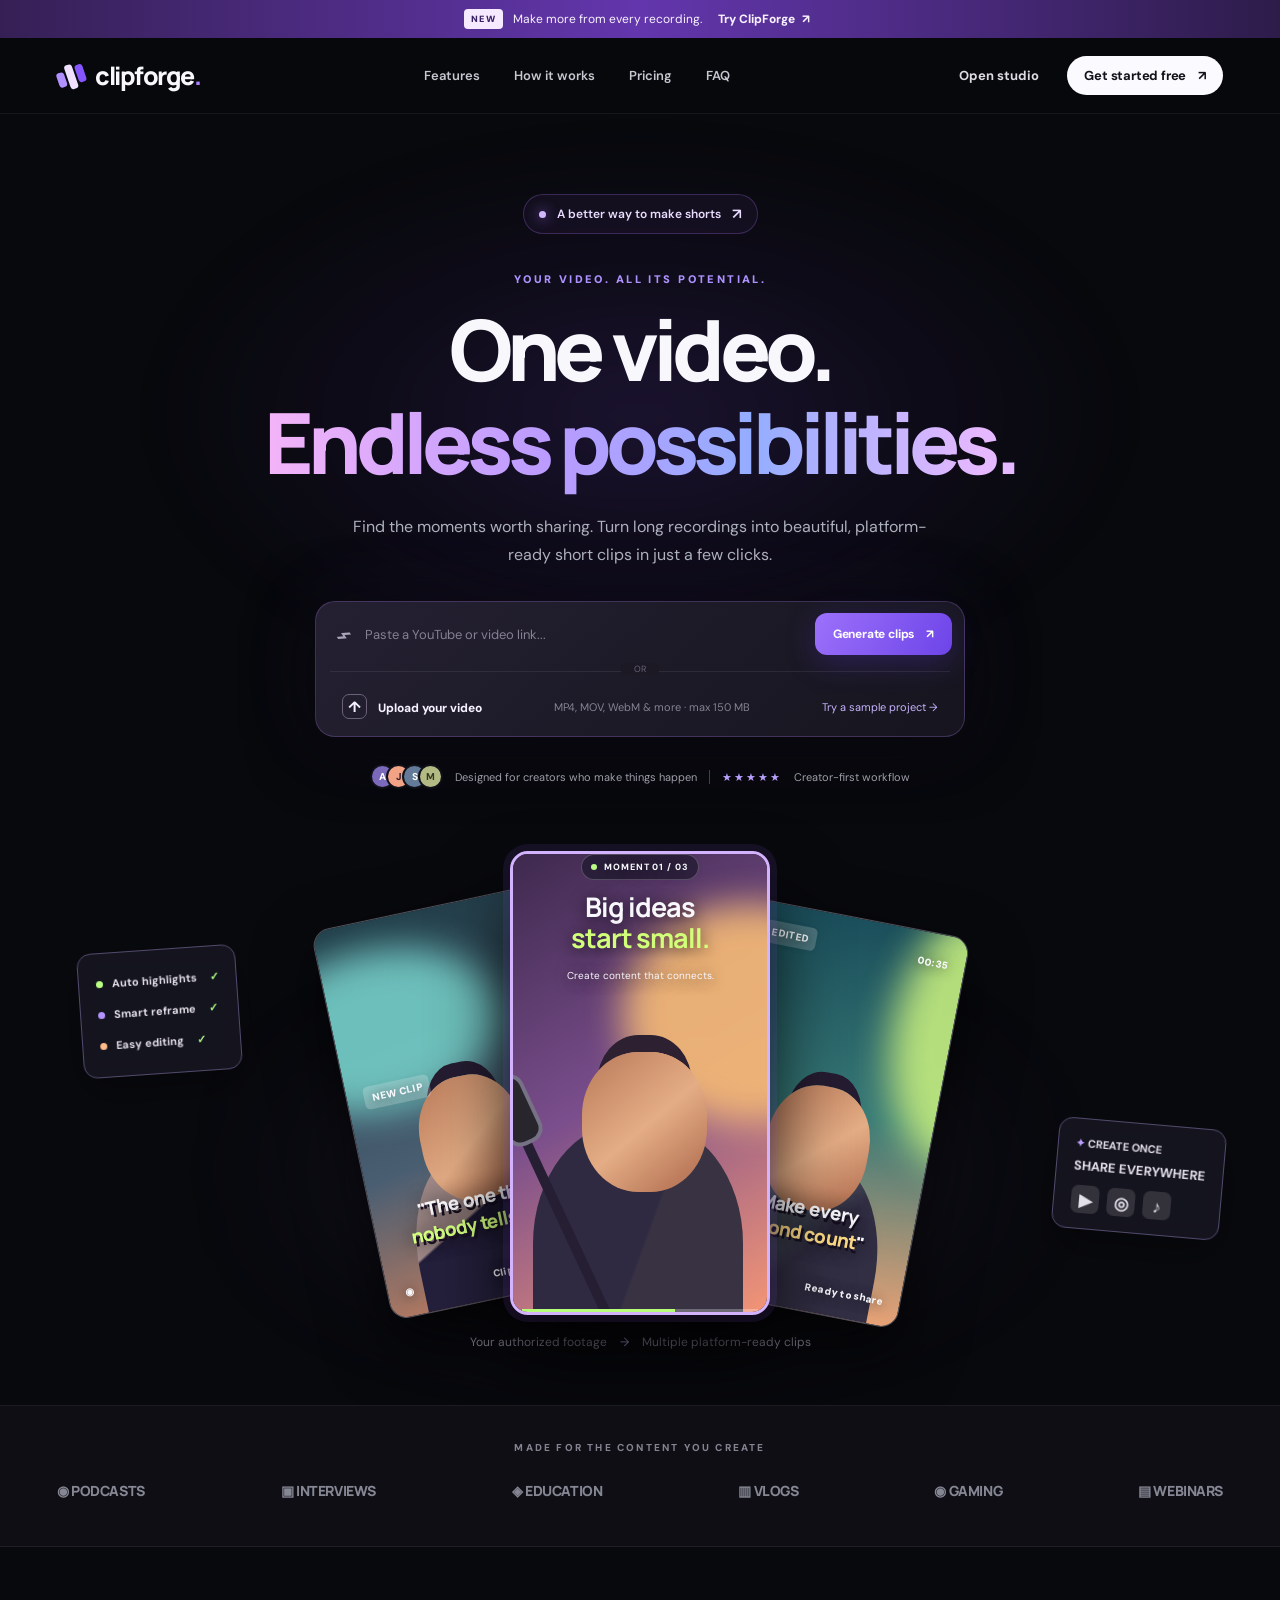
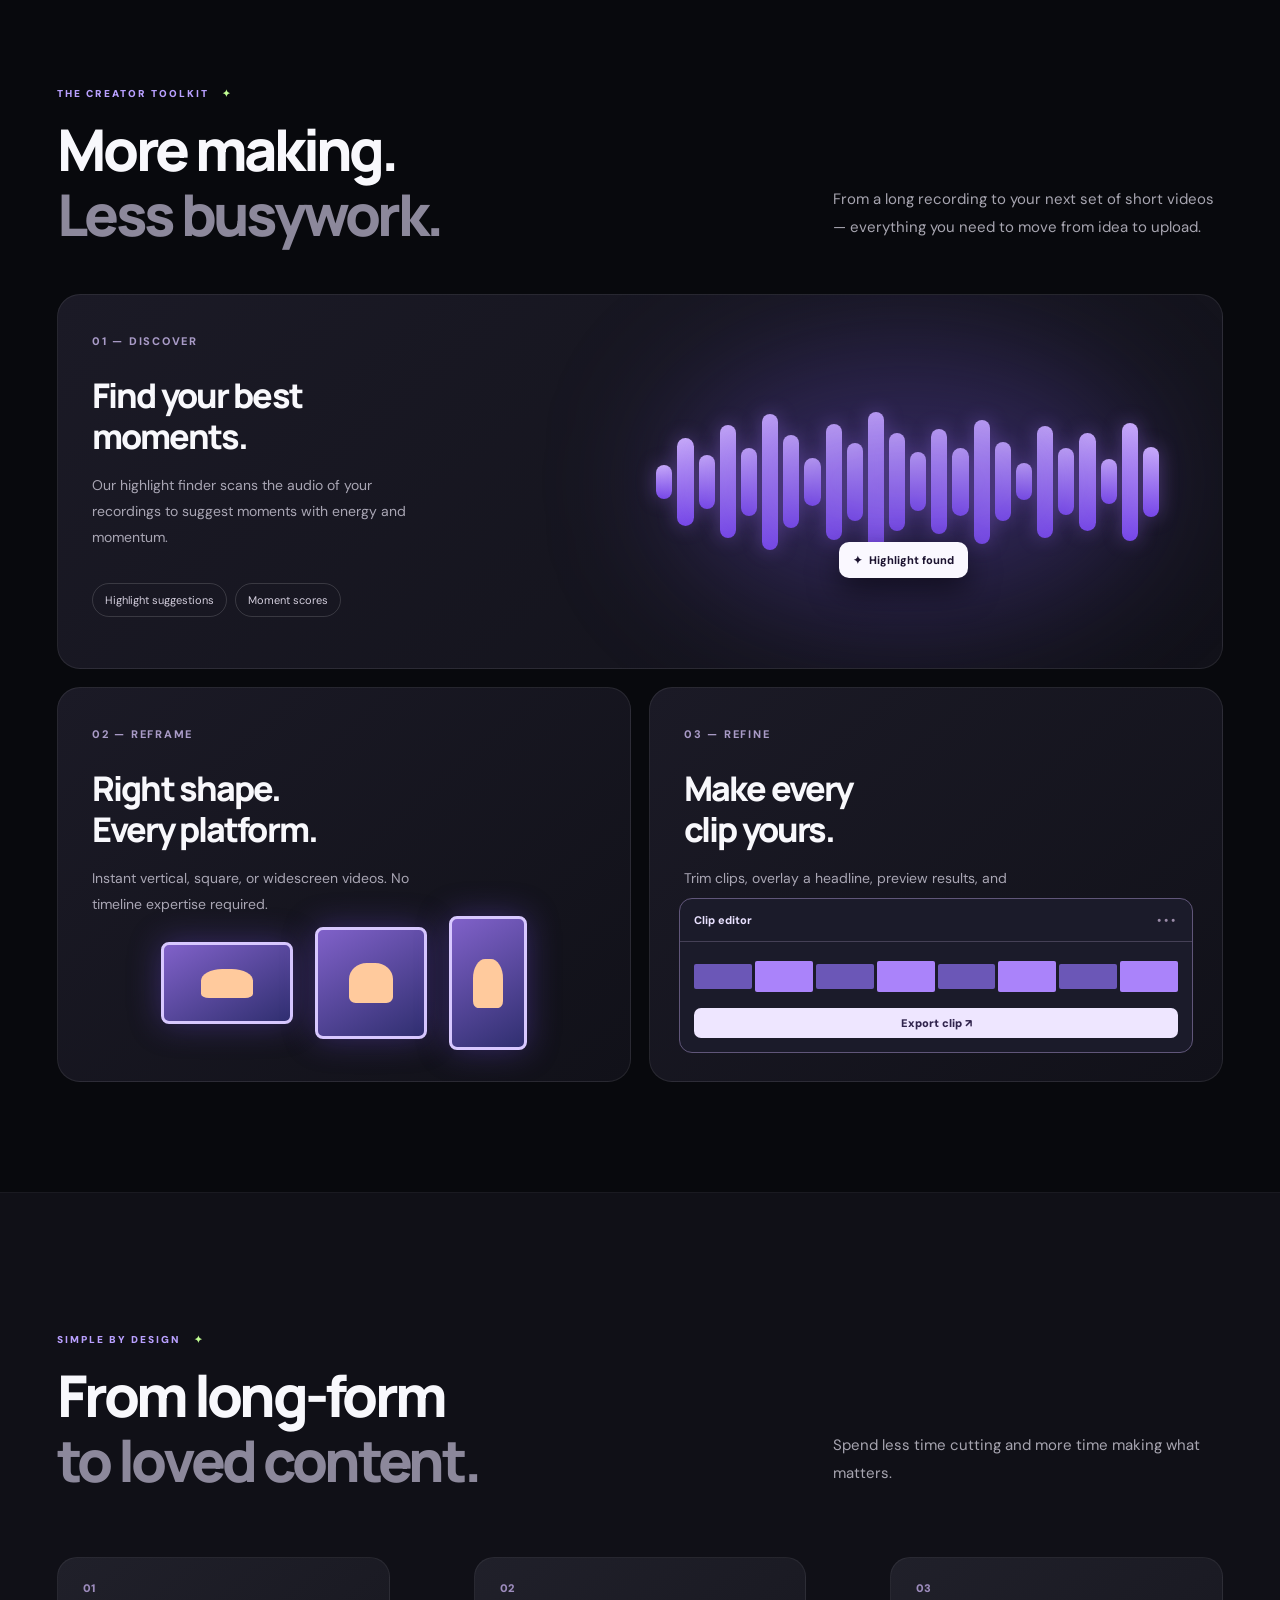
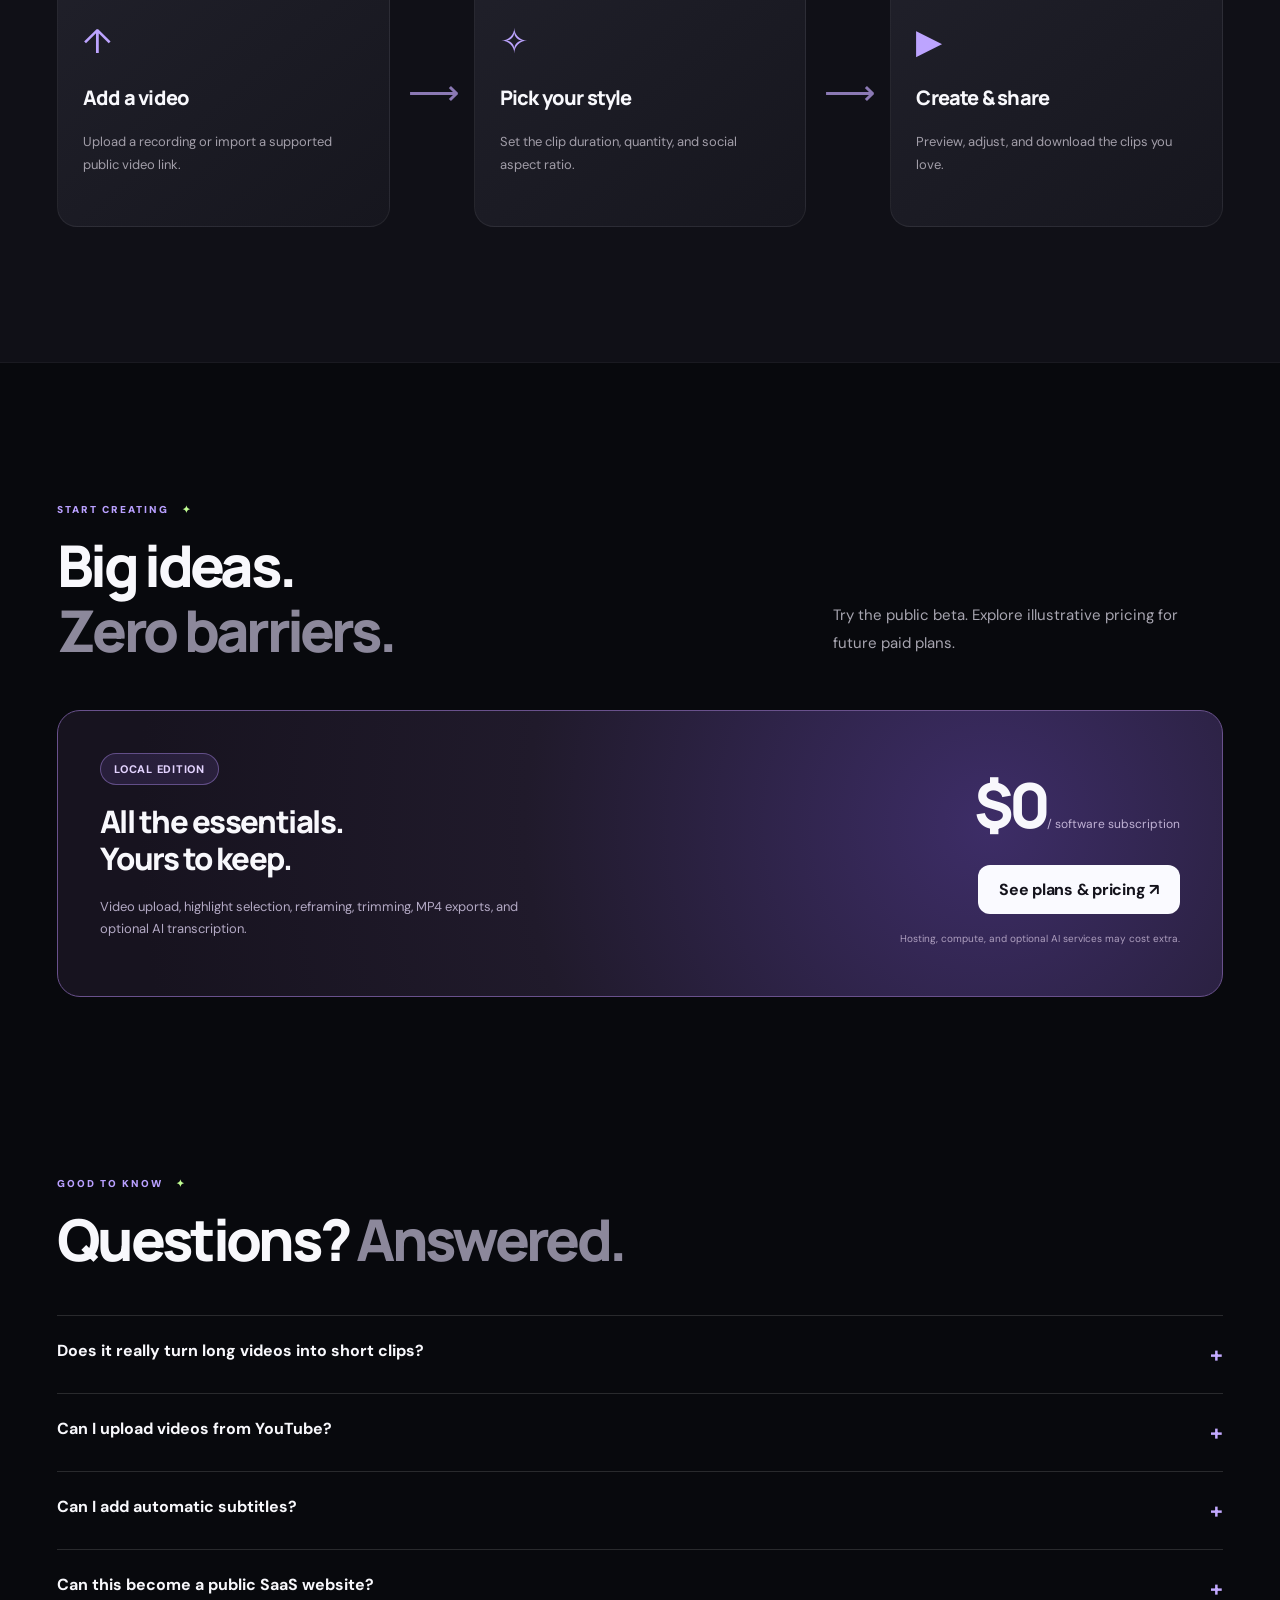
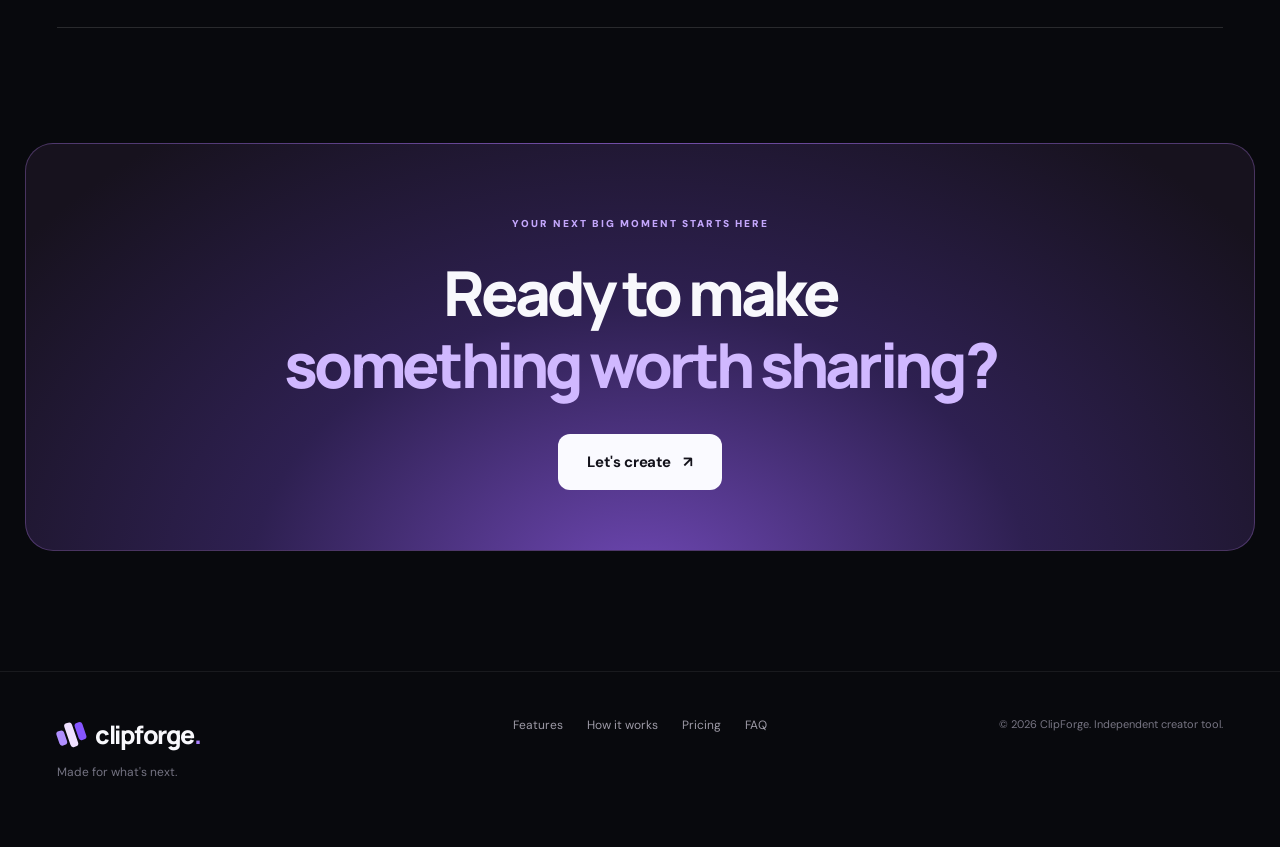
<file: static/index.html>
<!DOCTYPE html>
<html lang="en">
<head>
  <meta charset="UTF-8">
  <meta name="viewport" content="width=device-width, initial-scale=1.0">
  <meta name="clipforge-backend" content="">
  <meta name="theme-color" content="#09090d">
  <meta name="description" content="ClipForge transforms long videos into short social clips. A creator studio with smart highlights, reframe and downloads.">
  <link rel="icon" type="image/svg+xml" href="data:image/svg+xml,%3Csvg xmlns=%27http://www.w3.org/2000/svg%27 viewBox=%270 0 64 64%27%3E%3Crect width=%2764%27 height=%2764%27 rx=%2716%27 fill=%27%230a0911%27/%3E%3Cg transform=%27rotate(-20 32 32)%27%3E%3Crect x=%2714%27 y=%2725%27 width=%279%27 height=%2720%27 rx=%274%27 fill=%27%23ad80ff%27/%3E%3Crect x=%2727%27 y=%2714%27 width=%279%27 height=%2732%27 rx=%274%27 fill=%27%23f2e3ff%27/%3E%3Crect x=%2740%27 y=%2720%27 width=%279%27 height=%2724%27 rx=%274%27 fill=%27%238656ff%27/%3E%3C/g%3E%3C/svg%3E">
  <title>ClipForge — Turn your best moments into more.</title>
  <link rel="preconnect" href="https://fonts.googleapis.com">
  <link rel="preconnect" href="https://fonts.gstatic.com" crossorigin>
  <link href="https://fonts.googleapis.com/css2?family=DM+Sans:wght@400;500;600;700&family=Manrope:wght@400;500;600;700;800&display=swap" rel="stylesheet">
  <link rel="stylesheet" href="/static/style.css">
</head>
<body>
  <div id="toast" class="toast" role="status" aria-live="polite"></div>
  <div id="site" class="site-view">
    <div class="announcement"><span class="announcement-chip">NEW</span> Make more from every recording. <button type="button" class="unstyled announcement-link" data-navigate="studio">Try ClipForge <span>↗</span></button></div>
    <header class="nav-shell">
      <nav class="nav wrap" aria-label="Main navigation">
        <a href="#top" class="wordmark" aria-label="ClipForge home"><span class="logo-glyph"><span></span><span></span><span></span></span> clipforge<span class="logo-dot">.</span></a>
        <div class="nav-center"><a href="#features">Features</a><a href="#how">How it works</a><a href="#pricing" data-navigate="pricing">Pricing</a><a href="#faq">FAQ</a></div>
        <div class="nav-actions"><button class="text-btn" data-navigate="studio">Open studio</button><button class="btn btn-light btn-nav" data-navigate="studio">Get started free <span>↗</span></button><button class="mobile-menu" id="mobileMenu" aria-label="Toggle menu">☰</button></div>
      </nav>
    </header>
    <main id="top">
      <section class="hero wrap">
        <div class="hero-aura"></div>
        <a href="#features" class="hero-pill"><span class="glow-dot"></span> A better way to make shorts <span>↗</span></a>
        <div class="eyebrow">YOUR VIDEO. ALL ITS POTENTIAL.</div>
        <h1>One video.<br><span class="gradient-text">Endless possibilities.</span></h1>
        <p class="hero-desc">Find the moments worth sharing. Turn long recordings into beautiful, platform-ready short clips in just a few clicks.</p>
        <div class="hero-input-panel">
          <div class="hero-entry"><span class="link-ico">⌁</span><input id="heroUrl" type="url" placeholder="Paste a YouTube or video link..." aria-label="Video URL"/><button id="heroSubmit" class="btn btn-primary">Generate clips <span>↗</span></button></div>
          <div class="hero-divider"><span>OR</span></div>
          <div class="hero-bottom"><button class="upload-inline" id="heroUpload"><span class="upload-ico">↑</span> Upload your video</button><span>MP4, MOV, WebM & more · max 150 MB</span><button class="unstyled sample-link" id="heroDemo">Try a sample project <span>→</span></button></div>
        </div>
        <div class="hero-trust"><span class="avatar-stack"><i>A</i><i>J</i><i>S</i><i>M</i></span><span>Designed for creators who make things happen</span><span class="trust-divider"></span><span class="trust-stars">★★★★★</span><span>Creator-first workflow</span></div>
        <div class="showcase">
          <div class="showcase-glow"></div>
          <div class="showcase-rail left-rail"><span class="rail-dot green"></span> Auto highlights <span class="rail-check">✓</span><br><span class="rail-dot violet"></span> Smart reframe <span class="rail-check">✓</span><br><span class="rail-dot orange"></span> Easy editing <span class="rail-check">✓</span></div>
          <div class="video-poster poster-left"><div class="poster-tint"></div><div class="poster-top"><span>NEW CLIP</span><span>00:24</span></div><div class="poster-visual portrait-one"><div class="orb orb-1"></div><div class="portrait-shape"></div></div><div class="poster-captions">"The one thing<br><em>nobody tells you</em>"</div><div class="poster-bottom"><span>◉</span><span>Clips by ClipForge</span></div></div>
          <div class="video-poster poster-main"><div class="poster-visual portrait-two"><div class="orb orb-2"></div><div class="mic-stand"></div><div class="portrait-shape middle"></div></div><div class="video-hero-overlay"><span class="clip-label"><span class="label-dot"></span> MOMENT 01 / 03</span><h3>Big ideas<br><span>start small.</span></h3><span class="poster-sub">Create content that connects.</span></div><div class="poster-progress"><span></span></div></div>
          <div class="video-poster poster-right"><div class="poster-top"><span>EDITED</span><span>00:35</span></div><div class="poster-visual portrait-three"><div class="orb orb-3"></div><div class="portrait-shape right"></div></div><div class="poster-captions right-text">"Make every<br><em>second count</em>"</div><div class="poster-bottom"><span>✦</span><span>Ready to share</span></div></div>
          <div class="showcase-rail right-rail"><span>✦</span> CREATE ONCE<br><strong>SHARE EVERYWHERE</strong><div class="platform-icons"><span>▶</span><span>◎</span><span>♪</span></div></div>
        </div>
        <div class="showcase-caption">Your authorized footage <span>→</span> Multiple platform-ready clips</div>
      </section>
      <section class="brand-strip"><div class="wrap"><p>MADE FOR THE CONTENT YOU CREATE</p><div class="brand-labels"><span>◉ PODCASTS</span><span>▣ INTERVIEWS</span><span>◈ EDUCATION</span><span>▥ VLOGS</span><span>◉ GAMING</span><span>▤ WEBINARS</span></div></div></section>
      <section id="features" class="section wrap features-section"><div class="section-pre">THE CREATOR TOOLKIT <span>✦</span></div><div class="section-head"><h2>More making.<br><span class="muted-h2">Less busywork.</span></h2><p>From a long recording to your next set of short videos — everything you need to move from idea to upload.</p></div><div class="feature-grid"><article class="feature-card feature-large"><div class="feature-copy"><span class="feature-id">01 — DISCOVER</span><h3>Find your best<br>moments.</h3><p>Our highlight finder scans the audio of your recordings to suggest moments with energy and momentum.</p><div class="feature-tags"><span>Highlight suggestions</span><span>Moment scores</span></div></div><div class="feature-art feature-art-wave"><div class="wave-back"></div><div class="wavebars" aria-hidden="true"><i style="height:22%"></i><i style="height:57%"></i><i style="height:35%"></i><i style="height:73%"></i><i style="height:44%"></i><i style="height:88%"></i><i style="height:60%"></i><i style="height:31%"></i><i style="height:75%"></i><i style="height:50%"></i><i style="height:90%"></i><i style="height:63%"></i><i style="height:38%"></i><i style="height:68%"></i><i style="height:44%"></i><i style="height:80%"></i><i style="height:51%"></i><i style="height:24%"></i><i style="height:72%"></i><i style="height:43%"></i><i style="height:63%"></i><i style="height:29%"></i><i style="height:76%"></i><i style="height:45%"></i></div><div class="wave-marker">✦ <span>Highlight found</span></div></div></article><article class="feature-card"><span class="feature-id">02 — REFRAME</span><h3>Right shape.<br>Every platform.</h3><p>Instant vertical, square, or widescreen videos. No timeline expertise required.</p><div class="ratios-art"><div class="ratio-frame ratio-h"><span></span></div><div class="ratio-frame ratio-s"><span></span></div><div class="ratio-frame ratio-v"><span></span></div></div></article><article class="feature-card"><span class="feature-id">03 — REFINE</span><h3>Make every<br>clip yours.</h3><p>Trim clips, overlay a headline, preview results, and download MP4 files.</p><div class="edit-art"><div class="edit-top"><span>Clip editor</span><span class="edit-dots">•••</span></div><div class="edit-line"></div><div class="edit-timeline"><span></span><span></span><span></span><span></span><span></span><span></span><span></span><span></span></div><div class="edit-button">Export clip ↗</div></div></article></div></section>
      <section id="how" class="section how-section"><div class="wrap"><div class="section-pre">SIMPLE BY DESIGN <span>✦</span></div><div class="section-head"><h2>From long-form<br><span class="muted-h2">to loved content.</span></h2><p>Spend less time cutting and more time making what matters.</p></div><div class="steps"><div class="step"><span class="step-no">01</span><div class="step-icon">↑</div><h3>Add a video</h3><p>Upload a recording or import a supported public video link.</p></div><div class="step-arrow">⟶</div><div class="step"><span class="step-no">02</span><div class="step-icon">✧</div><h3>Pick your style</h3><p>Set the clip duration, quantity, and social aspect ratio.</p></div><div class="step-arrow">⟶</div><div class="step"><span class="step-no">03</span><div class="step-icon">▶</div><h3>Create & share</h3><p>Preview, adjust, and download the clips you love.</p></div></div></div></section>
      <section id="pricing-overview" class="section wrap pricing-section"><div class="section-pre">START CREATING <span>✦</span></div><div class="section-head"><h2>Big ideas.<br><span class="muted-h2">Zero barriers.</span></h2><p>Try the public beta. Explore illustrative pricing for future paid plans.</p></div><div class="price-panel"><div><span class="price-pill">LOCAL EDITION</span><h3>All the essentials.<br>Yours to keep.</h3><p>Video upload, highlight selection, reframing, trimming, MP4 exports, and optional AI transcription.</p></div><div class="price-right"><div><span class="dollar">$0</span><span class="price-small">/ software subscription</span></div><button class="btn btn-light" data-navigate="pricing">See plans & pricing ↗</button><small>Hosting, compute, and optional AI services may cost extra.</small></div></div></section>
      <section id="faq" class="section wrap faq-section"><div class="section-pre">GOOD TO KNOW <span>✦</span></div><h2>Questions? <span class="muted-h2">Answered.</span></h2><details><summary>Does it really turn long videos into short clips? <span>+</span></summary><p>Yes. ClipForge uses FFmpeg and audio-based highlight selection to create downloadable clips. This starter version does not claim to match OpusClip's proprietary AI quality.</p></details><details><summary>Can I upload videos from YouTube? <span>+</span></summary><p>Public YouTube links work when the optional yt-dlp package is installed. Some links may be restricted. Only import content you own or have permission to use.</p></details><details><summary>Can I add automatic subtitles? <span>+</span></summary><p>Yes, with the optional faster-whisper package. Without it, you can still add your own text overlay to any clip in the editor.</p></details><details><summary>Can this become a public SaaS website? <span>+</span></summary><p>Yes, with additional development for accounts, secure storage, job queues, AI upgrades, billing and scalable hosting.</p></details></section>
      <section class="bottom-cta wrap"><span>YOUR NEXT BIG MOMENT STARTS HERE</span><h2>Ready to make<br><em>something worth sharing?</em></h2><button class="btn btn-light btn-xl" data-navigate="studio">Let's create <span>↗</span></button><div class="bottom-light"></div></section>
    </main>
    <footer class="footer"><div class="wrap footer-inner"><div><a href="#top" class="wordmark"><span class="logo-glyph"><span></span><span></span><span></span></span> clipforge<span class="logo-dot">.</span></a><p>Made for what's next.</p></div><div class="footer-links"><a href="#features">Features</a><a href="#how">How it works</a><a href="#pricing" data-navigate="pricing">Pricing</a><a href="#faq">FAQ</a></div><div class="copyright">© 2026 ClipForge. Independent creator tool.</div></div></footer>
  </div>

  <div id="pricingPage" class="plans-view hidden">
    <header class="plans-nav wrap">
      <a class="wordmark" href="#home" data-navigate="home"><span class="logo-glyph"><span></span><span></span><span></span></span> clipforge<span class="logo-dot">.</span></a>
      <div class="plans-nav-links"><button class="plans-back" data-navigate="home">← Website</button><button class="btn btn-light" data-navigate="studio">Open studio ↗</button></div>
    </header>
    <main class="wrap plans-main">
      <div class="plans-kicker">CLIPFORGE PRICING · EARLY PREVIEW</div>
      <h1>Make more content.<br><span class="gradient-text">Spend less time editing.</span></h1>
      <p class="plans-sub">Start with the free self-hosted ClipForge studio. The Creator launch offer is <strong>$5 monthly or $50 yearly</strong> (save $10 per year, about 17%). Paid subscriptions are not active yet.</p>
      <div class="cycle-toggle" role="group" aria-label="Billing example"><button id="cycleMonthly" class="active" aria-pressed="true">Monthly</button><button id="cycleAnnual" aria-pressed="false">Yearly <span>Save 17%</span></button></div>
      <div class="plans-grid">
        <article class="plan-card"><div class="plan-tag">PUBLIC BETA · LIMITED ACCESS</div><h2>Starter</h2><p>For creators trying authorized video clipping in public beta.</p><div class="plan-amount">$0 <span>/ month</span></div><div class="plan-note">Limited free beta · usage restrictions apply</div><button class="btn btn-light plan-cta" data-navigate="studio">Use free studio →</button><h3>Included</h3><ul><li>Upload videos &amp; generate MP4 clips</li><li>Audio-based highlight suggestions</li><li>YouTube link import where supported</li><li>9:16, 1:1 and 16:9 exports</li><li>Manual edit, preview &amp; download</li></ul></article>
        <article class="plan-card featured"><div class="popular-plan">LAUNCH OFFER · SAVE 17% YEARLY</div><div class="plan-tag">COMING LATER</div><h2>Creator</h2><p>For frequent creators who want a hosted workspace.</p><div class="plan-amount">$<span id="creatorPrice" class="plan-number">5</span><span id="creatorUnit"> / month*</span></div><div class="plan-note" id="creatorBilling">Proposed monthly plan · billed monthly</div><div id="creatorDiscount" class="plan-discount" aria-live="polite">Switch to yearly to save $10 (17%)</div><button class="btn plan-cta plan-disabled" disabled title="This is a pricing mockup, not a live subscription">Not available yet</button><h3>Potential future features</h3><ul><li>Cloud video processing</li><li>Saved projects &amp; uploads</li><li>Faster job processing</li><li>AI subtitles</li><li>Usage quotas &amp; account access</li></ul></article>
        <article class="plan-card"><div class="plan-tag">COMING LATER</div><h2>Studio</h2><p>For teams with multiple editors and high workloads.</p><div class="plan-amount plan-custom">Custom</div><div class="plan-note">Pricing for teams · contact when launched</div><button class="btn plan-cta plan-disabled" disabled title="This is a pricing mockup, not a live subscription">Not available yet</button><h3>Potential future features</h3><ul><li>Team accounts &amp; permissions</li><li>Shared workspace</li><li>Priority processing capacity</li><li>Higher storage &amp; export limits</li><li>Team billing controls</li></ul></article>
      </div>
      <p class="plans-disclaimer">* Demo pricing only. No checkout, payment collection, subscriptions or user accounts are enabled. Running the hosted service costs infrastructure money. Running a remote video server has separate hosting costs.</p>
      <section class="plans-faq"><h2>Before you get started</h2><details><summary>Can I use ClipForge for free?</summary><p>Yes. Run the provided Python and FFmpeg server on your own computer. The self-hosted software has no built-in subscription charge; electricity, hardware, and hosting costs are separate.</p></details><details><summary>Will paying enable AI clipping?</summary><p>There is no live payment system. Current highlight suggestions use audio analysis, not an OpusClip-equivalent semantic AI model. YouTube imports also depend on provider access and permissions.</p></details><details><summary>How do I enable clipping from my GitHub Pages website?</summary><p>Deploy the included backend on suitable hosting with persistent storage, authentication, quotas, and monitoring. Then open the studio's Engine settings and enter the secure API URL. The public GitHub Pages site alone cannot run Python.</p></details></section>
    </main>
    <footer class="plans-footer wrap"><span>© 2026 ClipForge · Independent tool</span><button data-navigate="home" class="plans-back">Back to website ↗</button></footer>
  </div>

  <div id="studio" class="studio-view hidden">
    <aside class="sidebar">
      <a class="wordmark sidebar-wordmark" href="#home" data-navigate="home"><span class="logo-glyph"><span></span><span></span><span></span></span> clipforge<span class="logo-dot">.</span></a>
      <div class="side-label">WORKSPACE</div>
      <button class="sidebar-item active" data-tab="create"><span class="side-icon">✧</span> Create clips</button>
      <button class="sidebar-item" data-tab="projects"><span class="side-icon">▦</span> My projects <span id="projectTotal" class="sidebar-count">0</span></button>
      <div class="side-label side-second">RESOURCES</div>
      <button class="sidebar-item" data-tab="guide"><span class="side-icon">◉</span> Getting started</button>
      <div class="side-bottom"><div class="side-local"><span class="live-circle"></span><span>Video engine<br><small id="sideEngineLabel">Not connected</small></span></div><button class="sidebar-home connect-side" id="connectEngineSide">⚙ Connect server</button><button class="sidebar-home" data-navigate="home">← Back to website</button></div>
    </aside>
    <div class="studio-main"><header class="studio-header"><div class="studio-breadcrumb">Workspace <span>/</span> <strong id="breadcrumb">Create clips</strong></div><div class="studio-header-actions"><span class="status-label" id="engineStatus"><span class="live-circle"></span> Checking engine</span><button id="connectEngine" class="engine-setup">⚙ Engine settings</button><div class="header-avatar">CF</div></div></header>
      <main class="studio-content">
        <section id="createPanel" class="studio-panel"><div class="workspace-heading"><span class="studio-kicker">YOUR CREATIVE WORKSPACE</span><h1>What are we creating today? <span class="heading-spark">✦</span></h1><p>Let's turn your long-form content into something worth stopping for.</p></div>
          <div class="creator-box"><div class="creator-tabs"><button class="creator-tab active" data-mode="clip"><span class="tab-icon">✂</span><span>Clip a long video</span></button><button class="creator-tab" data-mode="auto"><span class="tab-icon">✦</span><span>Auto-edit footage</span></button></div><div class="creator-body"><div class="creator-intro"><span class="sparkle-icon">✧</span><h2>Every video has a story.<br><span>Let's find its best moments.</span></h2><p>Upload a video or paste a public video link to get started.</p></div><div id="fileDrop" class="file-drop" tabindex="0" role="button" aria-label="Upload video"><div class="drop-symbol">↑</div><h3 id="dropTitle">Drop your video here, or click to browse</h3><p id="dropSubtitle">MP4, MOV, MKV, WebM, AVI, M4V · Up to 150 MB</p><div id="selectedFile" class="selected-file hidden"></div><button id="browseButton" class="btn btn-light">Choose file</button></div><div class="or-divider"><span>or use a link</span></div><div class="url-row"><span>⌁</span><input type="url" id="studioUrl" placeholder="Paste a public YouTube video link"><button id="studioUrlButton" class="btn btn-subtle">Use link <span>↗</span></button></div><div class="import-hint" id="urlHint">Link import works when your Python video server is running.</div></div></div>
          <div class="settings-box"><div class="settings-title"><span>✦</span><div><h3>Clip preferences</h3><p>Make it yours before you begin</p></div><span class="settings-counter">01 / 03</span></div><div class="setting-grid"><div class="setting"><label for="countSelect">Number of clips</label><select id="countSelect"><option value="3">3 clips</option><option value="5">5 clips</option></select></div><div class="setting"><label for="lengthSelect">Length of each clip</label><select id="lengthSelect"><option value="15">Up to 15 seconds</option><option selected value="30">Up to 30 seconds</option><option value="45">Up to 45 seconds</option></select></div><div class="setting"><label>Export format</label><div class="ratio-options"><button class="ratio-option active" data-ratio="9:16"><span class="mini-rect vertical"></span>9:16</button><button class="ratio-option" data-ratio="1:1"><span class="mini-rect square"></span>1:1</button><button class="ratio-option" data-ratio="16:9"><span class="mini-rect horizontal"></span>16:9</button></div></div><div class="setting"><label for="captionsSwitch">Auto captions <span id="captionHint" class="caption-hint">Optional AI</span></label><label class="switch-row"><span>Generate subtitles with Whisper</span><input id="captionsSwitch" type="checkbox" role="switch"><span class="toggle-switch"></span></label></div></div><div class="settings-bottom"><p>Highlights use audio-based suggestions. This version doesn't promise viral performance.</p><button id="generateButton" class="btn btn-primary btn-generate">Generate my clips <span>↗</span></button></div></div>
          <div class="sample-prompt"><span class="sample-icon">✳</span><div><strong>Just exploring?</strong><p>Try the workspace with a sample video — no upload needed.</p></div><button id="studioDemo" class="sample-button">Use sample video →</button></div>
        </section>
        <section id="projectsPanel" class="studio-panel hidden"><div class="workspace-heading project-heading"><span class="studio-kicker">YOUR WORK</span><h1>My projects</h1><p>Your private clips in this browser. Access links expire after 24 hours; no login is available yet.</p></div><div id="projectList" class="project-list"></div></section>
        <section id="resultsPanel" class="studio-panel hidden"><div class="results-header"><button id="backToProjects" class="back-link">← My projects</button><div class="results-title-row"><div><span class="studio-kicker">YOUR CLIPS ARE HERE</span><h1 id="resultsTitle">Your video, reimagined.</h1><p id="resultsInfo">Turn those moments into your next great posts.</p></div><button id="newProjectButton" class="btn btn-light">+ New project</button></div></div><div id="processingCard" class="processing-card hidden"><div class="processing-spark">✦</div><h2 id="processTitle">Finding your highlights...</h2><p id="processHint">Your video is processing on the server.</p><div class="progress-track"><span id="progressBar"></span></div><span id="progressPercent">0%</span></div><div id="clipsGrid" class="clips-grid"></div><div id="errorCard" class="error-card hidden"></div></section>
        <section id="guidePanel" class="studio-panel hidden"><div class="workspace-heading"><span class="studio-kicker">START HERE</span><h1>Make your first clips.</h1><p>The essentials to get your video from raw to ready.</p></div><div class="guide-list"><article><span>01</span><div><h3>Upload or import</h3><p>Select a video from your computer. For authorized public YouTube links, connect the video backend with yt-dlp installed.</p></div></article><article><span>02</span><div><h3>Choose your format</h3><p>Select portrait 9:16 for Shorts and Reels, square 1:1 for feed posts, or landscape 16:9.</p></div></article><article><span>03</span><div><h3>Generate and edit</h3><p>The FFmpeg engine prepares audio-based highlight suggestions from your recording. Use Edit to trim or add an overlaid headline.</p></div></article><article><span>04</span><div><h3>Download and share</h3><p>Save each MP4 file to your device and post it wherever you like.</p></div></article></div><button class="btn btn-primary" data-tab="create">Create a project ↗</button></section>
      </main>
    </div>
  </div>
  <input id="filePicker" type="file" accept="video/*,.mkv,.avi,.m4v" hidden>
  <div id="editorBackdrop" class="modal-backdrop hidden" role="dialog" aria-modal="true" aria-labelledby="editorTitle"><div class="editor-modal"><div class="editor-top"><div><span class="studio-kicker">CLIP STUDIO</span><h2 id="editorTitle">Fine-tune your clip</h2></div><button id="closeEditor" class="close-button" aria-label="Close editor">×</button></div><div class="editor-main"><div class="editor-preview"><video id="editorVideo" controls playsinline></video></div><div class="editor-controls"><p>Make it feel exactly right.</p><label for="editStart">Trim start (seconds)</label><input id="editStart" type="number" min="0" step="0.1"><label for="editEnd">Trim end (seconds)</label><input id="editEnd" type="number" min="0.1" step="0.1"><label for="editAspect">Video format</label><select id="editAspect"><option value="9:16">Vertical · 9:16</option><option value="1:1">Square · 1:1</option><option value="16:9">Landscape · 16:9</option></select><label for="editCaption">On-screen headline <span>(optional)</span></label><textarea id="editCaption" maxlength="140" rows="3" placeholder="Write an attention-grabbing line..."></textarea><button id="saveEdit" class="btn btn-primary">Render updated clip ↗</button><small>Re-rendering replaces this clip's downloadable video. This is a local manual overlay, not speech transcription.</small></div></div></div></div>

  <div id="engineBackdrop" class="modal-backdrop hidden" role="dialog" aria-modal="true" aria-labelledby="engineModalTitle">
    <div class="engine-modal">
      <div class="editor-top"><div><span class="studio-kicker">VIDEO SERVER</span><h2 id="engineModalTitle">Connect your clipping engine</h2></div><button id="closeEngine" class="close-button" aria-label="Close engine settings">×</button></div>
      <p class="engine-help">GitHub Pages runs the design only. Enter the URL of your separately running ClipForge Python server to enable YouTube imports, uploads and exports.</p>
      <label for="engineUrl">Video server URL</label>
      <input id="engineUrl" type="url" placeholder="https://your-secure-video-server.example" spellcheck="false" autocomplete="off">
      <p class="engine-example">Local testing: <code>http://127.0.0.1:8000</code> · Online: use an HTTPS backend URL with CORS configured.</p>
      <div class="engine-actions"><button class="btn btn-light" id="testEngine">Test connection</button><button class="btn btn-primary" id="saveEngine">Save server</button></div>
      <p id="engineTestStatus" class="engine-test-result" role="status">No server connected.</p>
      <p class="engine-security">Public beta with temporary project access links. Payments, accounts, robust abuse prevention and long-term storage are not yet available.</p>
    </div>
  </div>
  <script src="/static/app.js" defer></script>
</body>
</html>
</file>
<file: static/style.css>
:root{--bg:#08090d;--bg2:#101116;--muted:#9698a9;--stroke:rgba(255,255,255,.1);--purple:#a88cff;--violet:#8258f9;--lime:#c9ff83;--white:#faf9ff;--font:'DM Sans',Arial,sans-serif;--display:'Manrope','DM Sans',Arial,sans-serif}*{box-sizing:border-box}html{scroll-behavior:smooth}body{margin:0;background:var(--bg);color:#f8f8fc;font-family:var(--font);-webkit-font-smoothing:antialiased}button,input,textarea,select{font:inherit}button{cursor:pointer}a{color:inherit;text-decoration:none}button:disabled{opacity:.5;cursor:not-allowed}.hidden{display:none!important}.wrap{max-width:1230px;margin:0 auto;padding-left:32px;padding-right:32px}.unstyled{background:none;border:0;color:inherit}.btn{border:0;border-radius:12px;display:inline-flex;gap:12px;align-items:center;justify-content:center;font-weight:700;letter-spacing:-.015em;white-space:nowrap;transition:transform .16s,filter .16s,background .16s}.btn:hover{transform:translateY(-2px);filter:brightness(1.1)}.btn-primary{background:linear-gradient(120deg,#9c71fb,#6d44e8);color:white;box-shadow:0 8px 30px #663dec40;padding:15px 22px}.btn-light{background:#fafaff;color:#13121b;padding:14px 21px}.btn-subtle{padding:12px 18px;color:#15131e;background:#fafaff}.announcement{height:38px;display:flex;align-items:center;justify-content:center;gap:10px;font-size:12px;background:linear-gradient(90deg,#352055,#6336ad,#2d1c4a);color:#f8f2ff}.announcement-chip{font-size:9px;font-weight:900;letter-spacing:.12em;background:#f5eaff;color:#392264;padding:4px 7px;border-radius:4px}.announcement-link{font-weight:800;cursor:pointer;font-size:12px}.announcement-link span{margin-left:4px}.nav-shell{position:sticky;top:0;z-index:35;background:rgba(8,9,13,.82);border-bottom:1px solid rgba(255,255,255,.055);backdrop-filter:blur(20px)}.nav{display:flex;align-items:center;justify-content:space-between;min-height:75px;gap:20px}.wordmark{display:inline-flex;align-items:center;gap:8px;font-family:var(--display);font-weight:900;font-size:25px;letter-spacing:-1.5px;white-space:nowrap}.logo-dot{color:#ab81ff;margin-left:-8px}.logo-glyph{position:relative;display:inline-flex;align-items:center;gap:2px;transform:rotate(-19deg);height:28px;width:30px}.logo-glyph span{background:#b08fff;width:8px;border-radius:3px}.logo-glyph span:nth-child(1){height:15px}.logo-glyph span:nth-child(2){height:25px;background:#efe0ff}.logo-glyph span:nth-child(3){height:18px;background:#8655ff}.nav-center{display:flex;align-items:center;gap:34px;font-size:13px;color:#c6c7d0;font-weight:600}.nav-center a:hover,.footer-links a:hover{color:white}.nav-actions{display:flex;align-items:center;gap:22px}.text-btn{border:0;background:none;color:#dddce5;font-size:13px;font-weight:700}.btn-nav{font-size:13px;padding:11px 17px;border-radius:999px}.mobile-menu{display:none;border:0;background:none;color:white;font-size:25px}.hero{padding-top:80px;position:relative;text-align:center;overflow:hidden}.hero-aura{position:absolute;z-index:-1;width:970px;height:540px;left:50%;top:30px;transform:translateX(-50%);pointer-events:none;background:radial-gradient(ellipse,#6036aa38 0%,#2f1a5730 37%,transparent 70%);filter:blur(25px)}.hero-pill{display:inline-flex;align-items:center;gap:11px;padding:9px 15px;border:1px solid #6f4da06e;border-radius:99px;color:#e9dcff;font-weight:600;font-size:12px;background:#3a245332}.hero-pill span:last-child{font-size:15px}.glow-dot{display:inline-block;width:7px;height:7px;border-radius:50%;background:#d2b7ff;box-shadow:0 0 13px #9d6ef9}.eyebrow{font-size:11px;color:#ad92ff;letter-spacing:.22em;font-weight:900;margin:38px 0 16px}.hero h1{font-family:var(--display);letter-spacing:-.068em;line-height:1.105;font-weight:800;font-size:clamp(46px,6.6vw,86px);margin:0}.gradient-text{background:linear-gradient(90deg,#f4b4f8 0%,#ba9bff 38%,#94adff 65%,#e5b8ff 95%);-webkit-background-clip:text;background-clip:text;color:transparent}.hero-desc{max-width:595px;margin:24px auto 31px;color:#adb0bd;font-size:16px;line-height:1.8}.hero-input-panel{width:min(650px,100%);margin:auto;text-align:left;border:1px solid #8563b659;border-radius:20px;padding:11px 12px;background:linear-gradient(140deg,#242032,#16151e);box-shadow:0 10px 65px #0008,0 0 80px #774ccb18}.hero-entry{display:flex;align-items:center;gap:8px}.link-ico{font-size:27px;line-height:1;color:#aaa3b9;margin:0 4px 0 7px;transform:rotate(-35deg)}.hero-entry input{min-width:0;flex:1;color:white;background:transparent;border:0;outline:0;font-size:13px}.hero-entry input::placeholder{color:#858092}.hero-entry .btn{padding:13px 18px;font-size:12px}.hero-divider{text-align:center;height:17px;color:#686475;font-size:9px;position:relative;margin:8px 2px}.hero-divider:before{content:'';width:100%;height:1px;background:#ffffff13;position:absolute;top:8px;left:0}.hero-divider span{position:relative;padding:0 13px;background:#1c1925}.hero-bottom{display:flex;justify-content:space-between;align-items:center;font-size:11px;color:#858292;padding:5px 8px}.upload-inline{font-size:12px;font-weight:800;color:#f5f1ff;background:none;border:0}.upload-ico{display:inline-flex;align-items:center;justify-content:center;border:1px solid #6b6279;border-radius:7px;width:25px;height:25px;margin-right:8px;font-size:15px}.sample-link{font-size:11px;color:#c8b3ff;cursor:pointer}.hero-trust{display:flex;align-items:center;justify-content:center;gap:12px;font-size:11px;color:#9e9daa;margin:27px 0 10px}.avatar-stack{display:inline-flex;padding-left:9px}.avatar-stack i{font-size:10px;font-style:normal;display:flex;align-items:center;justify-content:center;font-weight:800;margin-left:-9px;border-radius:100%;height:25px;width:25px;border:2px solid #101018;background:#7b69bb;color:white}.avatar-stack i:nth-child(2){background:#f2a386;color:#381c27}.avatar-stack i:nth-child(3){background:#637b98}.avatar-stack i:nth-child(4){background:#b3ba83;color:#343a24}.trust-divider{height:14px;width:1px;background:#45404e}.trust-stars{color:#b9a0ff;letter-spacing:2px}.showcase{position:relative;height:510px;margin-top:35px;display:flex;justify-content:center;align-items:center;isolation:isolate;perspective:950px}.showcase-glow{position:absolute;left:16%;right:16%;height:280px;bottom:25px;z-index:-1;background:radial-gradient(ellipse,#7359b05c,transparent 68%);filter:blur(70px)}.video-poster{position:absolute;overflow:hidden;width:223px;height:398px;border-radius:18px;background:#22212c;border:1px solid #ffffff38;box-shadow:0 28px 65px #000b;display:flex;flex-direction:column;justify-content:space-between}.poster-main{width:260px;height:464px;z-index:4;transform:translateY(4px);border:3px solid #d3b3fe;box-shadow:0 0 0 7px #8b55e31c,0 45px 75px #000d}.poster-left{z-index:3;transform:translateX(-185px) rotate(-12deg) translateY(25px)}.poster-right{z-index:2;transform:translateX(190px) rotate(11deg) translateY(35px)}.poster-visual{position:absolute;inset:0;overflow:hidden}.portrait-one{background:linear-gradient(170deg,#203d48,#4a5e72 60%,#c67e5e)}.portrait-two{background:linear-gradient(150deg,#3e294e,#7a4e8c 49%,#f39576)}.portrait-three{background:linear-gradient(175deg,#1a4d5a,#377977 50%,#e9a276)}.orb{position:absolute;border-radius:50%;filter:blur(18px);opacity:.9}.orb-1{background:#74ccc6;width:250px;height:160px;top:30px;left:-80px}.orb-2{background:#f6bb75;width:255px;height:220px;right:-110px;top:50px}.orb-3{background:#c4ec7e;width:170px;height:270px;right:-110px;top:-40px}.portrait-shape{position:absolute;width:160px;height:250px;border-radius:45% 45% 15% 15%;background:linear-gradient(150deg,#a08a89 0 30%,#241f3b 31% 100%);left:36px;bottom:-95px;box-shadow:0 -80px 0 -51px #bd8068}.portrait-shape:before{content:'';position:absolute;width:103px;height:125px;border-radius:45%;left:27px;top:-70px;background:linear-gradient(140deg,#b97959,#e4ad85 52%,#ab664a);box-shadow:0 -28px 0 -14px #251c31}.portrait-shape.middle{height:270px;width:210px;left:20px;bottom:-80px;background:linear-gradient(110deg,#2f2a42 50%,#383243 51%);box-shadow:none}.portrait-shape.middle:before{left:49px;top:-70px;width:125px;height:140px;box-shadow:0 -32px 0 -15px #2c2031}.portrait-shape.right{left:32px;background:linear-gradient(130deg,#8eb1a2,#322e44 45%)}.mic-stand{position:absolute;z-index:2;left:40px;bottom:-18px;height:240px;width:10px;background:#261e33;transform:rotate(-25deg);border-radius:8px}.mic-stand:before{content:'';position:absolute;background:#29252d;border:4px solid #777185;width:30px;height:65px;border-radius:15px;top:-25px;left:-11px}.poster-top,.poster-bottom{position:relative;z-index:3;display:flex;align-items:center;justify-content:space-between;padding:18px 17px;font-size:10px;font-weight:900;letter-spacing:.04em;text-shadow:0 1px 12px #0008}.poster-top span:first-child{background:#ffffff36;padding:5px 8px;border-radius:5px}.poster-captions{position:absolute;z-index:2;bottom:65px;left:14px;right:14px;font-family:var(--display);font-weight:900;font-size:19px;line-height:1.28;letter-spacing:-.04em;text-shadow:2px 3px 0px #171020,0 0 20px #000;text-align:center}.poster-captions em{font-style:normal;color:#d2ff7e}.poster-captions.right-text em{color:#ffdd85}.video-hero-overlay{position:relative;z-index:3;text-align:center;padding-bottom:68px;text-shadow:0 2px 15px #000b}.clip-label{display:inline-flex;align-items:center;gap:7px;background:#17142599;border:1px solid #ffffff35;border-radius:99px;padding:6px 9px;font-size:9px;font-weight:800;letter-spacing:.1em}.label-dot{width:6px;height:6px;border-radius:100%;background:#bdff86}.video-hero-overlay h3{font-family:var(--display);font-size:27px;line-height:1.13;margin:12px 0 10px;letter-spacing:-.04em}.video-hero-overlay h3 span{color:#d2ff79}.poster-sub{font-size:10px}.poster-progress{height:3px;background:#ffffff45;position:absolute;z-index:4;bottom:0;left:9px;right:9px}.poster-progress span{display:block;background:#b7fe7b;height:3px;width:65%}.showcase-rail{position:absolute;z-index:1;text-align:left;color:#e4e0ea;background:#1b1a27a6;border:1px solid #514a6d;border-radius:14px;font-size:11px;font-weight:700;padding:15px 17px;line-height:31px;box-shadow:0 15px 40px #0006;backdrop-filter:blur(8px)}.left-rail{left:2%;top:125px;transform:rotate(-4deg)}.right-rail{right:0%;bottom:100px;transform:rotate(5deg);line-height:1.8}.right-rail>span{color:#bc9fff}.right-rail strong{font-size:13px}.rail-dot{display:inline-block;width:7px;height:7px;margin-right:6px;border-radius:50%}.rail-dot.green{background:#baff83}.rail-dot.violet{background:#b493ff}.rail-dot.orange{background:#ffbc89}.rail-check{color:#aeff87;margin-left:10px}.platform-icons{display:flex;gap:8px;margin-top:8px}.platform-icons span{width:28px;height:28px;display:grid;place-items:center;border-radius:7px;background:#ffffff22;font-size:17px}.showcase-caption{color:#a09cae;font-size:12px;padding:0 0 55px}.showcase-caption span{color:#c8b9fd;padding:0 10px}.brand-strip{padding:35px 0 46px;border-top:1px solid #ffffff0e;border-bottom:1px solid #ffffff13;background:#0e0e14;text-align:center}.brand-strip p{font-size:10px;color:#858391;letter-spacing:.22em;font-weight:800;margin:0 0 27px}.brand-labels{display:flex;justify-content:space-between;gap:20px;flex-wrap:wrap;color:#858794;font-family:var(--display);font-size:14px;font-weight:900;letter-spacing:-.03em}.section{padding-top:140px;padding-bottom:55px}.section-pre{font-size:10px;font-weight:900;letter-spacing:.2em;color:#b9a0ff;margin-bottom:17px}.section-pre span{color:#c1fe93;margin-left:9px}.section-head{display:flex;align-items:end;justify-content:space-between;gap:60px;margin-bottom:48px}.section-head h2,.faq-section h2{font:800 clamp(37px,4.5vw,59px)/1.12 var(--display);letter-spacing:-.064em;margin:0}.muted-h2{color:#8c889b}.section-head p{max-width:390px;color:#a7a5b0;font-size:15px;line-height:1.85;margin:0 0 5px}.feature-grid{display:grid;grid-template-columns:1fr 1fr;gap:18px}.feature-card{min-height:395px;padding:34px;border:1px solid #ffffff15;background:linear-gradient(140deg,#1b1a26,#111119);border-radius:23px;position:relative;overflow:hidden}.feature-large{grid-column:span 2;min-height:375px;display:flex}.feature-copy{max-width:350px;position:relative;z-index:2}.feature-id{font-size:11px;color:#a99bc7;letter-spacing:.16em;font-weight:800}.feature-card h3{font:800 34px/1.2 var(--display);letter-spacing:-.055em;margin:25px 0 16px}.feature-card p{font-size:14px;color:#a9a6b4;line-height:1.85;max-width:350px}.feature-tags{display:flex;gap:8px;flex-wrap:wrap;margin-top:32px}.feature-tags span{border:1px solid #ffffff25;color:#d3cedd;font-size:11px;padding:9px 12px;border-radius:99px}.feature-art-wave{position:absolute;left:46%;right:0;top:0;bottom:0;display:flex;align-items:center;justify-content:center}.wave-back{position:absolute;width:75%;height:70%;border-radius:50%;background:#664cc656;filter:blur(65px)}.wavebars{height:155px;width:80%;display:flex;align-items:center;gap:5px}.wavebars i{height:60%;min-width:6px;flex:1;border-radius:12px;background:linear-gradient(#d2b4ff,#7947ec);box-shadow:0 0 19px #a979ff60}.wave-marker{position:absolute;bottom:90px;left:39%;font-size:11px;font-weight:800;background:#faf8ff;color:#1c1330;padding:11px 14px;border-radius:10px;box-shadow:0 12px 30px #0008}.wave-marker>span{margin-left:4px}.ratios-art{position:absolute;left:30px;right:30px;bottom:28px;height:140px;display:flex;align-items:center;justify-content:center;gap:22px}.ratio-frame{border:3px solid #d8c8ff;background:linear-gradient(150deg,#8061c9,#302f70);display:grid;place-items:center;border-radius:8px;box-shadow:0 0 32px #7752f457}.ratio-frame span{height:38%;width:42%;border-radius:40% 40% 15% 15%;background:#ffca9d}.ratio-h{width:132px;height:82px}.ratio-s{height:112px;width:112px}.ratio-v{width:78px;height:134px}.edit-art{position:absolute;bottom:28px;left:29px;right:29px;border:1px solid #605679;background:#1b1b2a;border-radius:13px;padding:14px}.edit-top{display:flex;justify-content:space-between;font-size:11px;font-weight:800;color:#e9e1ff}.edit-dots{color:#9a8ba8;letter-spacing:3px}.edit-line{height:1px;background:#454056;margin:14px -14px 20px}.edit-timeline{display:flex;gap:3px;height:29px;align-items:center}.edit-timeline span{height:25px;flex:1;background:#6b57b7;border-radius:2px}.edit-timeline span:nth-child(even){background:#aa83fa;height:31px}.edit-button{margin-top:17px;text-align:center;border-radius:7px;padding:8px;background:#eee6ff;color:#30244d;font-size:11px;font-weight:900}.how-section{background:#101017;margin-top:55px;padding-bottom:135px;border-top:1px solid #ffffff0b;border-bottom:1px solid #ffffff0b}.steps{display:grid;grid-template-columns:1fr 48px 1fr 48px 1fr;gap:18px;align-items:center;margin-top:65px}.step{position:relative;min-height:270px;padding:18px 25px 20px;border:1px solid #ffffff10;border-radius:20px;background:linear-gradient(140deg,#20202a,#16161e)}.step-no{color:#9d8cbd;font-size:11px;font-weight:900}.step-icon{margin-top:22px;font-size:34px;color:#bda4ff}.step h3{font:800 20px var(--display);letter-spacing:-.04em}.step p{font-size:13px;color:#a29ea9;line-height:1.75}.step-arrow{color:#8b79b4;font-size:36px;text-align:center}.pricing-section{padding-bottom:40px}.price-panel{border:1px solid #69518c;border-radius:23px;min-height:280px;padding:42px;display:flex;justify-content:space-between;gap:25px;align-items:center;background:radial-gradient(circle at 80% 40%,#3d2d67,#201a2b 49%,#17131f 90%)}.price-pill{display:inline-block;color:#e3d3ff;background:#7354b330;border:1px solid #ad8bea70;border-radius:99px;font-size:11px;padding:8px 13px;letter-spacing:.07em;font-weight:800}.price-panel h3{font:800 31px/1.2 var(--display);letter-spacing:-.05em;margin:18px 0}.price-panel p{max-width:460px;font-size:13px;line-height:1.75;color:#b3a9c4}.price-right{text-align:right;display:flex;flex-direction:column;align-items:flex-end;gap:18px}.dollar{font:800 62px var(--display);letter-spacing:-.07em}.price-small{color:#c0b2d5;font-size:12px}.price-right small{color:#ae9fbf;font-size:10px}.faq-section{padding-bottom:115px}.faq-section h2{margin-bottom:43px}.faq-section details{border-bottom:1px solid #ffffff22;padding:24px 0}.faq-section details:first-of-type{border-top:1px solid #ffffff22}.faq-section summary{font-size:16px;font-weight:700;cursor:pointer;display:flex;justify-content:space-between;list-style:none}.faq-section summary::-webkit-details-marker{display:none}.faq-section summary span{font-size:22px;color:#c3aaff}.faq-section details[open] summary span{transform:rotate(45deg)}.faq-section details p{max-width:750px;color:#aaa6b5;line-height:1.8;font-size:13px}.bottom-cta{text-align:center;position:relative;overflow:hidden;min-height:400px;border:1px solid #7e59a77b;border-radius:28px;margin-bottom:120px;padding-top:67px;padding-bottom:60px;background:radial-gradient(ellipse at 50% 110%,#6f48b5,#2e2051 45%,#17121e 90%)}.bottom-cta>span{font-size:10px;letter-spacing:.2em;font-weight:900;color:#c4a7fc}.bottom-cta h2{font:800 clamp(36px,4.9vw,62px)/1.17 var(--display);letter-spacing:-.06em;margin:25px 0 32px}.bottom-cta h2 em{font-style:normal;color:#d0b8ff}.btn-xl{font-size:15px;padding:18px 29px}.footer{border-top:1px solid #ffffff12;padding:45px 0 55px}.footer-inner{display:grid;grid-template-columns:1fr 1fr 1fr;align-items:start;gap:20px}.footer p{color:#747382;font-size:12px}.footer-links{display:flex;gap:24px;justify-content:center;color:#9d9aa6;font-size:12px}.copyright{text-align:right;color:#777583;font-size:11px}.toast{position:fixed;z-index:100;right:22px;bottom:25px;background:#26213b;color:white;padding:14px 18px;border:1px solid #8b72bd;border-radius:12px;box-shadow:0 15px 40px #0009;max-width:390px;font-size:13px;line-height:1.45;transform:translateY(130px);opacity:0;transition:all .25s}.toast.visible{transform:translateY(0);opacity:1}.toast.error{border-color:#ff8c92}
/* Studio */
.studio-view{min-height:100vh;background:#0c0d10;display:flex}.sidebar{width:243px;flex-shrink:0;border-right:1px solid #25262c;padding:29px 16px 20px;display:flex;flex-direction:column;min-height:100vh;position:sticky;top:0;height:100vh;background:#101115}.sidebar-wordmark{font-size:24px;padding:0 12px 48px}.side-label{font-size:10px;letter-spacing:.14em;font-weight:900;color:#6d6d79;padding:0 13px;margin-bottom:10px}.side-second{margin-top:33px}.sidebar-item{border:0;color:#b8b7c4;background:none;border-radius:10px;padding:13px;display:flex;align-items:center;gap:13px;text-align:left;width:100%;font-size:13px;font-weight:700;min-height:44px}.sidebar-item:hover{background:#22222c;color:white}.sidebar-item.active{background:#302742;color:#e4d4ff}.side-icon{font-size:19px;width:21px;text-align:center;color:#aaa4bf}.sidebar-item.active .side-icon{color:#c7a9ff}.sidebar-count{margin-left:auto;background:#383642;border-radius:5px;padding:3px 8px;color:#c9c4d2;font-size:10px}.side-bottom{margin-top:auto}.side-local{display:flex;gap:10px;align-items:center;padding:15px 12px;border:1px solid #282831;background:#1a1a22;border-radius:11px;font-size:12px;font-weight:800;line-height:1.6}.side-local small{font-size:10px;font-weight:500;color:#9493a0}.live-circle{width:8px;height:8px;flex-shrink:0;display:inline-block;background:#a4fa86;border-radius:50%;box-shadow:0 0 9px #a4fa8655}.sidebar-home{background:transparent;border:0;color:#a9a6b5;width:100%;text-align:left;padding:20px 13px 0;font-size:12px;font-weight:700}.studio-main{flex:1;min-width:0}.studio-header{height:74px;padding:0 48px;border-bottom:1px solid #27272d;display:flex;justify-content:space-between;align-items:center;background:#101115}.studio-breadcrumb{font-size:12px;color:#888994}.studio-breadcrumb span{color:#50505d;padding:0 10px}.studio-breadcrumb strong{color:#eeeef2;font-weight:700}.studio-header-actions{display:flex;align-items:center;gap:24px}.status-label{font-size:11px;color:#a2a2b0;display:flex;align-items:center;gap:9px}.header-avatar{width:34px;height:34px;display:grid;place-items:center;background:linear-gradient(135deg,#7956cd,#c696fb);border-radius:50%;font-size:11px;font-weight:900}.studio-content{max-width:1100px;margin:0 auto;padding:52px 42px 100px}.workspace-heading{text-align:center;margin-bottom:38px}.studio-kicker{color:#a68ced;font-size:10px;font-weight:900;letter-spacing:.18em}.workspace-heading h1,.results-header h1{font:800 clamp(27px,3vw,38px)/1.2 var(--display);letter-spacing:-.05em;margin:13px 0}.workspace-heading p,.results-header p{color:#9897a5;font-size:13px;margin:0}.heading-spark{color:#ba9bff}.creator-box{border:1px solid #35313c;border-radius:18px;background:#15151c;overflow:hidden;max-width:860px;margin:auto}.creator-tabs{display:flex;border-bottom:1px solid #2c2b37;padding:10px 14px 0;gap:9px}.creator-tab{display:flex;gap:10px;align-items:center;padding:16px 21px;color:#91909f;background:none;border:0;border-bottom:2px solid transparent;font-size:13px;font-weight:800}.creator-tab.active{color:#efe7ff;border-color:#ac8dff}.tab-icon{font-size:17px}.creator-body{padding:32px 40px 36px}.creator-intro{text-align:center}.sparkle-icon{display:block;color:#bc9cff;font-size:35px;height:39px}.creator-intro h2{font:800 24px/1.35 var(--display);letter-spacing:-.04em;margin:10px 0}.creator-intro h2 span{color:#a4a2ae}.creator-intro p{color:#898996;font-size:12px;margin:12px 0 29px}.file-drop{min-height:210px;border:1.5px dashed #52496b;border-radius:14px;display:flex;flex-direction:column;align-items:center;justify-content:center;gap:12px;background:linear-gradient(130deg,#211c2b88,#1a182388);cursor:pointer;transition:background .2s,border-color .2s;padding:18px;text-align:center}.file-drop:hover,.file-drop.dragging{background:#2c2143;border-color:#b394ff}.drop-symbol{width:43px;height:43px;display:grid;place-items:center;background:#3c3155;color:#d6bdff;border-radius:11px;font-size:26px;font-weight:800}.file-drop h3{font-size:13px;margin:1px 0 -6px}.file-drop p{font-size:11px;color:#858396;margin:0}.file-drop .btn{padding:10px 19px;font-size:11px}.selected-file{font-weight:800;font-size:12px;color:#a8ffa0;max-width:100%;overflow-wrap:anywhere}.or-divider{display:flex;align-items:center;gap:12px;margin:20px 0;color:#73727f;font-size:11px}.or-divider:before,.or-divider:after{content:'';flex:1;height:1px;background:#34313b}.url-row{display:flex;align-items:center;border:1px solid #3e394a;border-radius:11px;padding:7px;gap:10px;background:#101017}.url-row>span{font-size:23px;color:#b39aef;padding-left:9px}.url-row input{flex:1;min-width:0;background:none;color:#f9f8ff;border:0;outline:0;font-size:12px}.url-row input::placeholder{color:#797783}.url-row .btn{font-size:11px;padding:11px 17px}.import-hint{text-align:center;font-size:10px;color:#777582;margin-top:12px}.settings-box{max-width:860px;margin:18px auto 0;border:1px solid #2c2c37;border-radius:18px;background:#15151c;padding:26px 30px}.settings-title{display:flex;align-items:center;gap:12px}.settings-title>span:first-child{color:#b595ff;border:1px solid #4e3b6e;background:#302443;border-radius:9px;padding:9px;font-size:19px}.settings-title h3{font-size:14px;margin:0 0 3px}.settings-title p{color:#8d899a;font-size:11px;margin:0}.settings-counter{margin-left:auto;color:#686775;font-size:10px}.setting-grid{display:grid;grid-template-columns:1fr 1fr;gap:25px 28px;margin-top:27px}.setting>label:first-child{display:block;font-size:12px;font-weight:800;color:#c9c6d1;margin-bottom:10px}.setting select,.editor-controls select,.editor-controls input,.editor-controls textarea{width:100%;color:#e8e7f0;background:#23232d;border:1px solid #3a3a49;border-radius:9px;padding:12px 13px;font-size:12px;outline:0}.setting select{cursor:pointer}.ratio-options{display:flex;gap:6px}.ratio-option{border:1px solid #44414e;background:#22222a;color:#9e9ba9;border-radius:8px;display:flex;justify-content:center;align-items:center;gap:7px;flex:1;padding:10px 5px;font-size:11px;font-weight:800}.ratio-option.active{color:#e9deff;background:#3c2d60;border-color:#9573df}.mini-rect{display:inline-block;border:1.7px solid currentColor;border-radius:2px}.mini-rect.vertical{height:15px;width:9px}.mini-rect.square{height:12px;width:12px}.mini-rect.horizontal{width:15px;height:9px}.caption-hint{color:#9487ad;font-size:10px;font-weight:500}.switch-row{padding:11px 12px;border:1px solid #3a3a49;border-radius:9px;background:#23232d;display:flex;align-items:center;justify-content:space-between;color:#a5a2b0;font-size:11px}.switch-row input{position:absolute;opacity:0}.toggle-switch{width:30px;height:18px;border-radius:99px;background:#56515e;position:relative;transition:background .15s}.toggle-switch:before{content:'';position:absolute;background:#fff;border-radius:50%;height:12px;width:12px;top:3px;left:3px;transition:transform .2s}.switch-row input:checked+.toggle-switch{background:#9267ec}.switch-row input:checked+.toggle-switch:before{transform:translateX(12px)}.switch-row:has(input:disabled){opacity:.5}.settings-bottom{display:flex;align-items:center;justify-content:space-between;gap:20px;border-top:1px solid #30303a;margin-top:28px;padding-top:22px}.settings-bottom p{font-size:11px;line-height:1.6;color:#7e7b8a;max-width:350px}.btn-generate{font-size:12px}.sample-prompt{max-width:860px;margin:18px auto 0;border-radius:14px;border:1px solid #292a33;background:#14151b;padding:16px 20px;display:flex;gap:13px;align-items:center}.sample-icon{font-size:24px;color:#ceb1ff}.sample-prompt strong{font-size:12px}.sample-prompt p{font-size:11px;color:#898794;margin:4px 0 0}.sample-button{border:0;background:transparent;color:#c6aeff;margin-left:auto;font-size:11px;font-weight:900;white-space:nowrap}.project-heading{text-align:left}.project-list{display:grid;grid-template-columns:repeat(2,minmax(0,1fr));gap:17px}.project-card{display:flex;flex-direction:column;padding:22px;border-radius:17px;border:1px solid #38333e;background:#191920}.project-card h3{font-size:15px;margin:10px 0;white-space:nowrap;overflow:hidden;text-overflow:ellipsis}.project-date{font-size:11px;color:#8c8799}.project-card-summary{display:flex;gap:12px;align-items:center;margin:16px 0;color:#a4a0b0;font-size:12px}.project-status{color:#a9ff96;background:#24352a;border-radius:99px;padding:5px 9px;font-size:10px;font-weight:900}.project-status.processing,.project-status.importing,.project-status.queued{color:#e1c4ff;background:#332847}.project-status.error{color:#ffb1b1;background:#4b2c2d}.project-actions{display:flex;gap:9px}.project-actions button{font-size:11px;padding:11px 14px}.btn-delete{color:#c3a6ab;border:1px solid #593a43;background:none;border-radius:10px}.empty-state{grid-column:1/-1;text-align:center;padding:80px 25px;background:#17171e;border:1px dashed #38313f;border-radius:19px;color:#9996a7}.empty-state h3{color:#f3f0f9}.empty-icon{font-size:40px;color:#bca3ff}.results-header{margin-bottom:28px}.back-link{border:none;background:none;color:#b0a0d9;font-weight:700;font-size:12px;padding:0;margin:0 0 23px}.results-title-row{display:flex;justify-content:space-between;gap:20px;align-items:end}.results-header h1{font-size:30px}.results-title-row .btn{font-size:12px}.processing-card{text-align:center;background:linear-gradient(130deg,#29203c,#17151f);border:1px solid #514369;border-radius:18px;padding:55px 30px;margin:15px auto;max-width:650px}.processing-spark{font-size:42px;color:#c5aaff;animation:spin 5s linear infinite}.processing-card h2{font:800 22px var(--display)}.processing-card p{color:#aca3b7;font-size:12px}.progress-track{height:7px;background:#4c405d;border-radius:99px;overflow:hidden;margin:24px auto 12px;max-width:420px}.progress-track span{display:block;height:100%;background:linear-gradient(90deg,#a07cff,#d1b6ff);width:0;transition:width .5s}.processing-card>span:last-child{color:#c4a8ff;font-size:13px;font-weight:900}@keyframes spin{to{transform:rotate(360deg)}}.clips-grid{display:grid;grid-template-columns:repeat(3,minmax(0,1fr));gap:20px}.clip-card{background:#17171f;border:1px solid #36313e;border-radius:17px;padding:13px;overflow:hidden}.clip-video-wrap{border-radius:11px;overflow:hidden;background:#242332;position:relative;aspect-ratio:9/12;display:flex;justify-content:center}.clip-video-wrap video{height:100%;width:100%;object-fit:contain;background:#09090e}.clip-score{position:absolute;top:9px;left:9px;font-size:10px;font-weight:900;border-radius:99px;padding:6px 9px;color:#dbffc0;background:#182e28c9;pointer-events:none}.clip-details{padding:15px 2px 2px}.clip-details h3{font-size:14px;margin:0 0 10px}.clip-meta{display:flex;justify-content:space-between;color:#9692a2;font-size:10px}.clip-actions{display:flex;gap:8px;margin-top:15px}.clip-actions button,.clip-actions a{flex:1;font-size:11px;text-align:center;padding:11px 8px;border-radius:9px;font-weight:800}.clip-actions button{background:#2a253a;color:#e4d8ff;border:1px solid #4c4067}.clip-actions a{background:#efedff;color:#171220}.error-card{padding:24px;background:#382024;border:1px solid #a34a54;border-radius:15px;color:#ffdbdd}.guide-list{margin:40px 0;display:grid;gap:12px}.guide-list article{display:flex;gap:22px;padding:23px 26px;background:#191921;border:1px solid #34313d;border-radius:13px}.guide-list article>span{color:#b89cf3;font-size:22px;font-weight:900}.guide-list h3{font-size:16px;margin:0 0 8px}.guide-list p{color:#a4a1ad;line-height:1.7;font-size:12px;margin:0}.modal-backdrop{position:fixed;inset:0;z-index:90;background:#050408d9;display:grid;place-items:center;padding:20px;overflow:auto}.editor-modal{max-width:900px;width:100%;border:1px solid #5a456f;border-radius:21px;background:#191820;padding:27px;box-shadow:0 50px 100px #000c}.editor-top{display:flex;align-items:start;justify-content:space-between;margin-bottom:22px}.editor-top h2{font:800 24px var(--display);margin:9px 0}.close-button{background:#35303f;border:0;border-radius:8px;color:#fff;font-size:26px;line-height:1;width:34px;height:34px}.editor-main{display:grid;grid-template-columns:minmax(0,1fr) minmax(0,1fr);gap:28px}.editor-preview{height:410px;display:flex;justify-content:center;border-radius:12px;overflow:hidden;background:#08070c}.editor-preview video{max-width:100%;max-height:100%;object-fit:contain}.editor-controls{display:flex;flex-direction:column;gap:8px}.editor-controls p{color:#b0a7b6;font-size:12px;margin:0 0 10px}.editor-controls label{font-size:11px;color:#d1c8d8;font-weight:800;margin-top:7px}.editor-controls label span{color:#99929f;font-weight:400}.editor-controls textarea{resize:vertical}.editor-controls .btn{margin-top:15px}.editor-controls small{color:#908897;line-height:1.7;font-size:10px}
@media(max-width:1100px){.showcase-rail{display:none}.feature-grid{gap:14px}.sidebar{width:215px}.studio-content{padding-left:26px;padding-right:26px}}@media(max-width:800px){.wrap{padding-left:21px;padding-right:21px}.nav-center{display:none}.mobile-menu{display:inline-block}.nav-center.mobile-open{position:absolute;top:75px;left:0;right:0;display:flex;flex-direction:column;align-items:flex-start;gap:20px;padding:24px;background:#17151e;border-bottom:1px solid #373341}.hero{padding-top:66px}.hero h1{font-size:clamp(44px,8vw,65px)}.hero-trust{flex-wrap:wrap}.showcase{height:440px;transform:scale(.86);margin:0 -55px}.brand-labels{justify-content:center}.section{padding-top:95px}.section-head{flex-direction:column;align-items:start;gap:20px}.feature-large{grid-column:span 2}.feature-card{min-height:430px}.feature-art-wave{opacity:.4}.steps{grid-template-columns:1fr;gap:12px}.step{min-height:200px}.step-arrow{transform:rotate(90deg);height:29px}.footer-inner{grid-template-columns:1fr}.footer-links{justify-content:start;flex-wrap:wrap}.copyright{text-align:left}.sidebar{width:70px;padding:26px 8px}.sidebar-wordmark{font-size:0;padding:0 13px 50px}.sidebar-wordmark .logo-dot{display:none}.sidebar-item{font-size:0;justify-content:center;padding:13px 8px}.sidebar-item .side-icon{font-size:22px}.side-label,.side-local,.sidebar-home,.sidebar-count{display:none}.studio-header{padding:0 25px}.studio-content{padding:45px 22px}.clips-grid{grid-template-columns:repeat(2,minmax(0,1fr))}}@media(max-width:570px){.announcement{font-size:10px}.nav{min-height:69px}.wordmark{font-size:22px}.btn-nav,.text-btn{display:none}.nav-center.mobile-open{top:69px}.hero{padding-top:50px}.hero-pill{font-size:11px}.eyebrow{margin-top:30px}.hero h1{font-size:42px}.hero-desc{font-size:13px;line-height:1.8}.hero-entry{flex-wrap:wrap}.hero-entry input{flex:1}.hero-entry .btn{width:100%;margin-top:5px}.hero-bottom{flex-wrap:wrap;gap:10px}.hero-bottom>span{display:none}.hero-trust .trust-divider,.hero-trust .trust-stars,.hero-trust>span:last-child{display:none}.showcase{transform:scale(.65);height:330px;margin:-10px -100px -15px}.brand-labels{font-size:11px;gap:19px}.section-head h2,.faq-section h2{font-size:39px}.feature-grid{grid-template-columns:1fr}.feature-large{grid-column:span 1}.feature-card{padding:25px;min-height:370px}.feature-large{min-height:440px}.feature-art-wave{left:0;top:170px;opacity:.45}.ratios-art{transform:scale(.8);transform-origin:center}.price-panel{padding:28px;flex-direction:column;align-items:start}.price-right{align-items:start;text-align:left}.bottom-cta{margin-left:15px;margin-right:15px;margin-bottom:70px}.studio-header{padding:0 15px}.status-label{font-size:0}.studio-content{padding:32px 15px}.creator-body{padding:25px 15px}.creator-intro h2{font-size:20px}.creator-tabs{padding:9px 5px 0}.creator-tab{padding:14px 8px;font-size:11px}.file-drop{padding:15px;min-height:180px}.settings-box{padding:20px 15px}.setting-grid{grid-template-columns:1fr;gap:20px}.settings-bottom{flex-direction:column;align-items:stretch}.settings-bottom p{margin:0}.sample-prompt{flex-wrap:wrap}.sample-button{margin-left:36px}.project-list,.clips-grid{grid-template-columns:1fr}.results-title-row{align-items:start;flex-direction:column}.editor-main{grid-template-columns:1fr}.editor-preview{height:260px}.editor-modal{padding:15px}.sidebar{width:56px}.sidebar-wordmark{padding-left:4px}.studio-main{width:calc(100% - 56px)}}

/* ClipForge v2 — pricing page and backend-connection controls */
.plans-view{min-height:100vh;background:radial-gradient(ellipse at 50% 10%,#30204b 0,#13111c 42%,#09090e 78%)}
.plans-nav{min-height:92px;display:flex;justify-content:space-between;align-items:center;border-bottom:1px solid #ffffff16}
.plans-nav-links{display:flex;align-items:center;gap:18px}
.plans-back{border:0;background:none;color:#bdb5cf;font-size:13px;font-weight:700;cursor:pointer}
.plans-main{padding-top:88px;padding-bottom:90px}
.plans-kicker{text-align:center;font-size:11px;font-weight:900;letter-spacing:.22em;color:#bc9cfb}
.plans-main>h1{text-align:center;font:800 clamp(38px,5.8vw,73px)/1.18 var(--display);letter-spacing:-.064em;margin:18px 0}
.plans-sub{text-align:center;max-width:700px;margin:0 auto 29px;font-size:15px;line-height:1.8;color:#aaa5bb}
.plans-sub strong{color:#eee4ff}
.cycle-toggle{border:1px solid #75618b78;background:#1b1727;border-radius:99px;display:flex;gap:3px;align-items:center;padding:5px;width:max-content;max-width:100%;margin:0 auto 42px}
.cycle-toggle button{border:0;background:transparent;color:#aaa3bb;font-weight:750;font-size:13px;padding:11px 20px;border-radius:99px;cursor:pointer}
.cycle-toggle button.active{background:#e4d6ff;color:#231637}
.cycle-toggle button span{margin-left:5px;font-size:10px;color:#c5fa8d;background:#304421;padding:4px 7px;border-radius:99px}
.plans-grid{display:grid;grid-template-columns:repeat(3,minmax(0,1fr));gap:17px;align-items:stretch}
.plan-card{position:relative;border:1px solid #4a405e;background:linear-gradient(155deg,#211b2c,#141219 60%,#111018);border-radius:22px;padding:31px 27px;min-height:590px}
.plan-card.featured{border-color:#a27bea;background:radial-gradient(circle at 80% 0,#51377f99,#221831 47%,#16131f);box-shadow:0 14px 70px #4a2c7e55;transform:translateY(-7px)}
.popular-plan{position:absolute;right:20px;top:-13px;border-radius:50px;background:#b68eff;color:#180e26;padding:7px 13px;font-weight:900;font-size:10px;letter-spacing:.06em}
.plan-tag{font-size:10px;font-weight:900;letter-spacing:.13em;color:#ad91d7}
.plan-card h2{font:800 30px var(--display);letter-spacing:-.045em;margin:19px 0 8px}
.plan-card>p{color:#aaa5b8;font-size:13px;min-height:46px;line-height:1.6}
.plan-amount{font:800 56px var(--display);letter-spacing:-.055em;margin:27px 0 2px;white-space:nowrap}
.plan-amount .plan-number{font:inherit}
.plan-amount>span:last-child{font:500 12px var(--font);letter-spacing:0;color:#a69eb7}
.plan-note{font-size:11px;color:#a69bb3;min-height:24px}
.plan-discount{display:inline-flex;align-items:center;padding:7px 10px;border-radius:99px;margin:3px 0 8px;background:#304421;color:#c5fa8d;font-size:11px;font-weight:800}
.plan-custom{font-size:42px;letter-spacing:-.05em}
.plan-cta{width:100%;min-height:50px;margin:8px 0 22px;font-size:13px}
.plan-disabled{border:1px solid #5b4a7c!important;background:#413555!important;color:#c8b9dc!important;opacity:1!important;cursor:not-allowed!important}
.plan-card h3{font-size:12px;color:#e9ddff;margin:10px 0 18px}
.plan-card ul{list-style:none;margin:0;padding:0;display:grid;gap:15px;color:#bbb5c7;font-size:12px;line-height:1.6}
.plan-card li{position:relative;padding-left:26px}
.plan-card li:before{content:'✓';position:absolute;left:0;top:0;color:#c8fd9f;font-weight:900}
.plans-disclaimer{margin:25px auto 0;max-width:850px;text-align:center;color:#918a9e;font-size:12px;line-height:1.8}
.plans-faq{max-width:820px;margin:90px auto 0}
.plans-faq h2{font:800 35px var(--display);letter-spacing:-.05em;margin-bottom:20px}
.plans-faq details{padding:22px 0;border-bottom:1px solid #51455e}
.plans-faq summary{cursor:pointer;font-size:15px;font-weight:800}
.plans-faq details p{color:#aeabb8;font-size:13px;line-height:1.8;max-width:740px}
.plans-footer{display:flex;justify-content:space-between;align-items:center;padding-top:24px;padding-bottom:28px;border-top:1px solid #342e3c;color:#928a9e;font-size:12px}
.engine-setup{background:#2d233e;border:1px solid #685185;color:#e2d4fd;padding:9px 13px;border-radius:10px;font-size:12px;font-weight:750;cursor:pointer}
.engine-setup:hover{border-color:#b393ff}
.connect-side{font-size:12px;color:#ba9bff;display:block;text-align:left;margin-bottom:12px}
.engine-modal{width:min(94vw,560px);max-height:92vh;overflow:auto;border:1px solid #685287;border-radius:23px;padding:31px;background:#16121f;box-shadow:0 25px 110px #000a}
.engine-modal h2{font:800 25px var(--display);letter-spacing:-.045em;margin:7px 0}
.engine-modal .editor-top{align-items:start}
.engine-help{font-size:13px;line-height:1.8;color:#b3a8c8;margin:22px 0 23px}
.engine-modal>label{font-weight:800;font-size:13px;display:block;margin-bottom:10px}
.engine-modal>input{width:100%;background:#0f0e16;color:#fff;border:1px solid #716184;border-radius:10px;padding:14px 15px;outline:none}
.engine-modal>input:focus{border-color:#ad85ff}
.engine-example{font-size:11px;color:#a39bb4;line-height:1.7}
.engine-example code{color:#ddd0ff}
.engine-actions{display:flex;gap:12px;margin:24px 0 15px}
.engine-actions .btn{flex:1;padding:13px}
.engine-test-result{font-size:12px;color:#ccefa9;min-height:22px;line-height:1.6}
.engine-security{border-top:1px solid #3b314e;padding-top:17px;margin-top:16px;color:#9e93b0;font-size:11px;line-height:1.7}
@media(max-width:980px){.plans-grid{grid-template-columns:1fr 1fr}.plan-card.featured{transform:none}.plans-grid .plan-card:last-child{grid-column:span 2;min-height:400px}}
@media(max-width:620px){.plans-nav{min-height:74px}.plans-nav .wordmark{font-size:22px}.plans-nav-links{gap:10px}.plans-nav-links .btn{font-size:11px;padding:10px}.plans-main{padding-top:60px}.plans-grid{grid-template-columns:1fr}.plan-card{min-height:unset;padding:28px}.plans-grid .plan-card:last-child{grid-column:auto}.plan-card.featured{transform:none}.plans-sub{font-size:13px}.cycle-toggle button{padding:10px 12px;font-size:11px}.engine-modal{padding:20px}.engine-actions{flex-direction:column}.engine-setup{font-size:10px;padding:8px}.plans-faq{margin-top:55px}}
</file>
